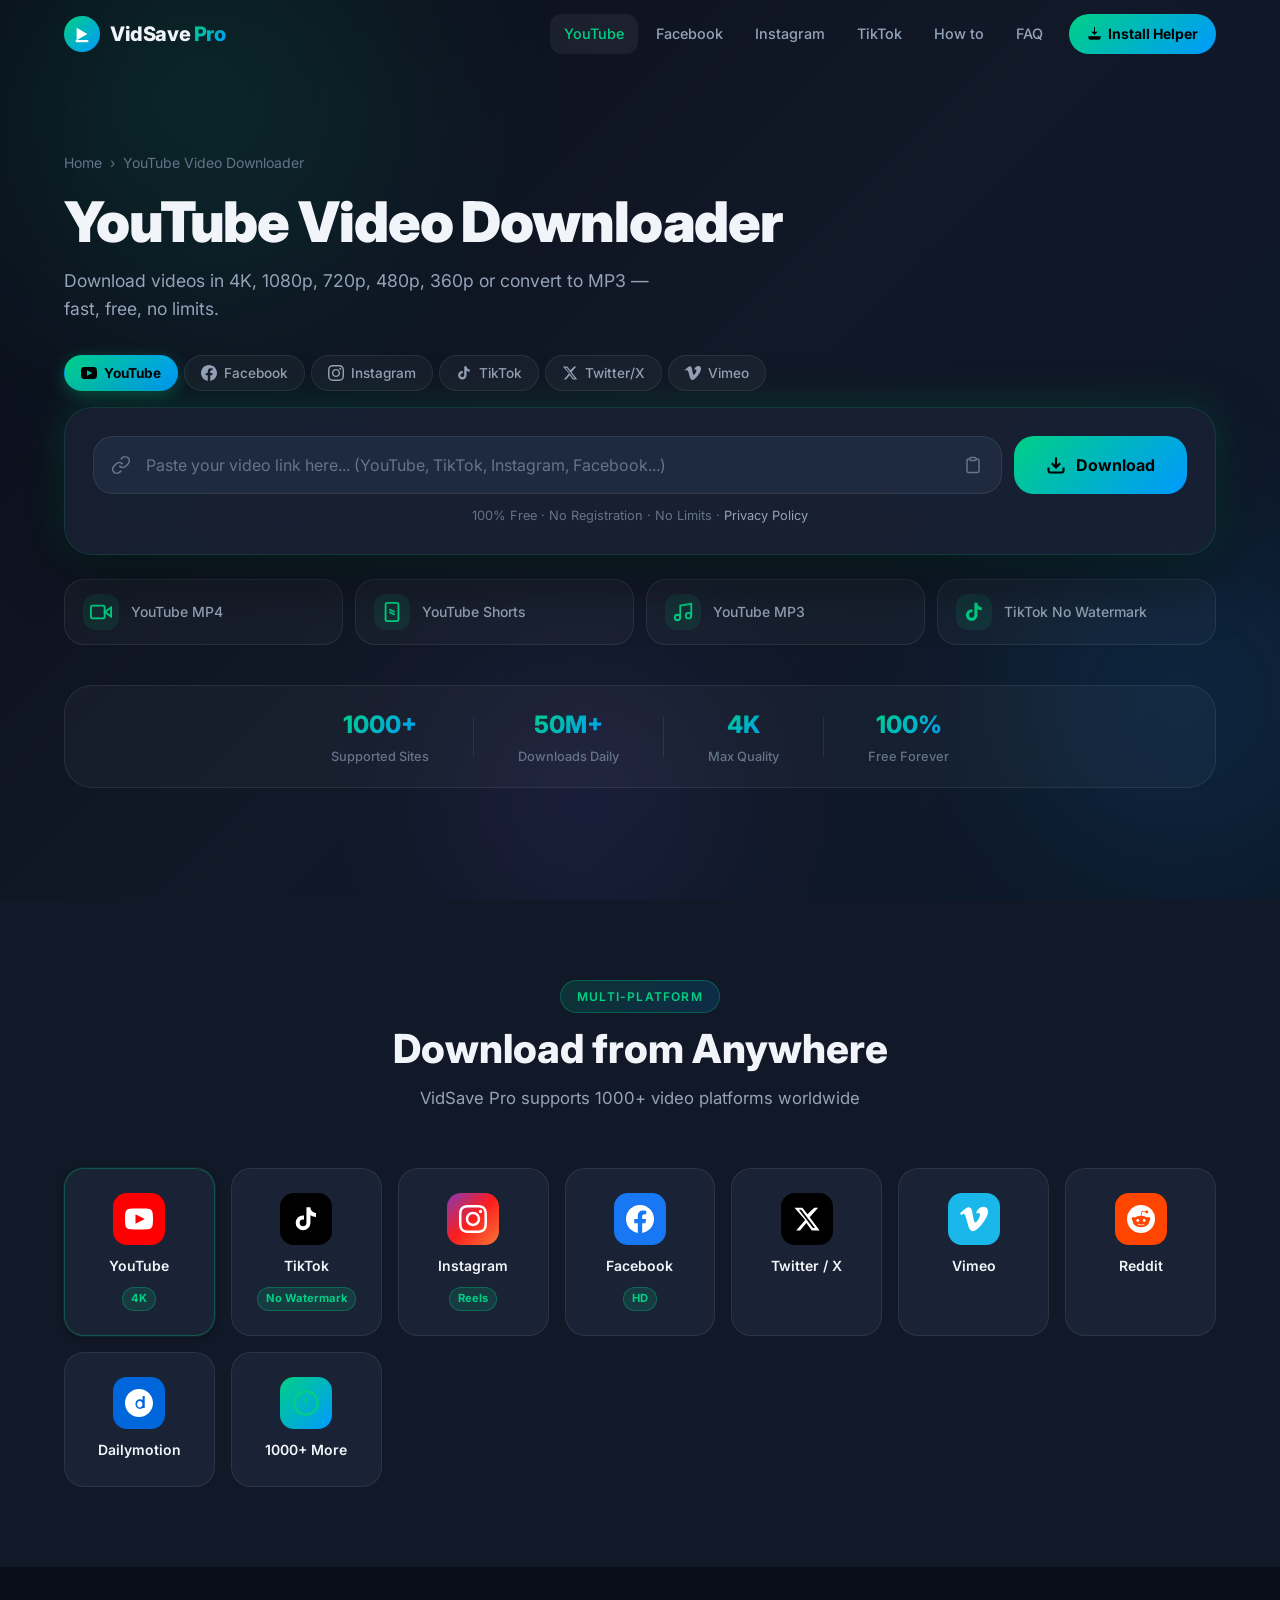
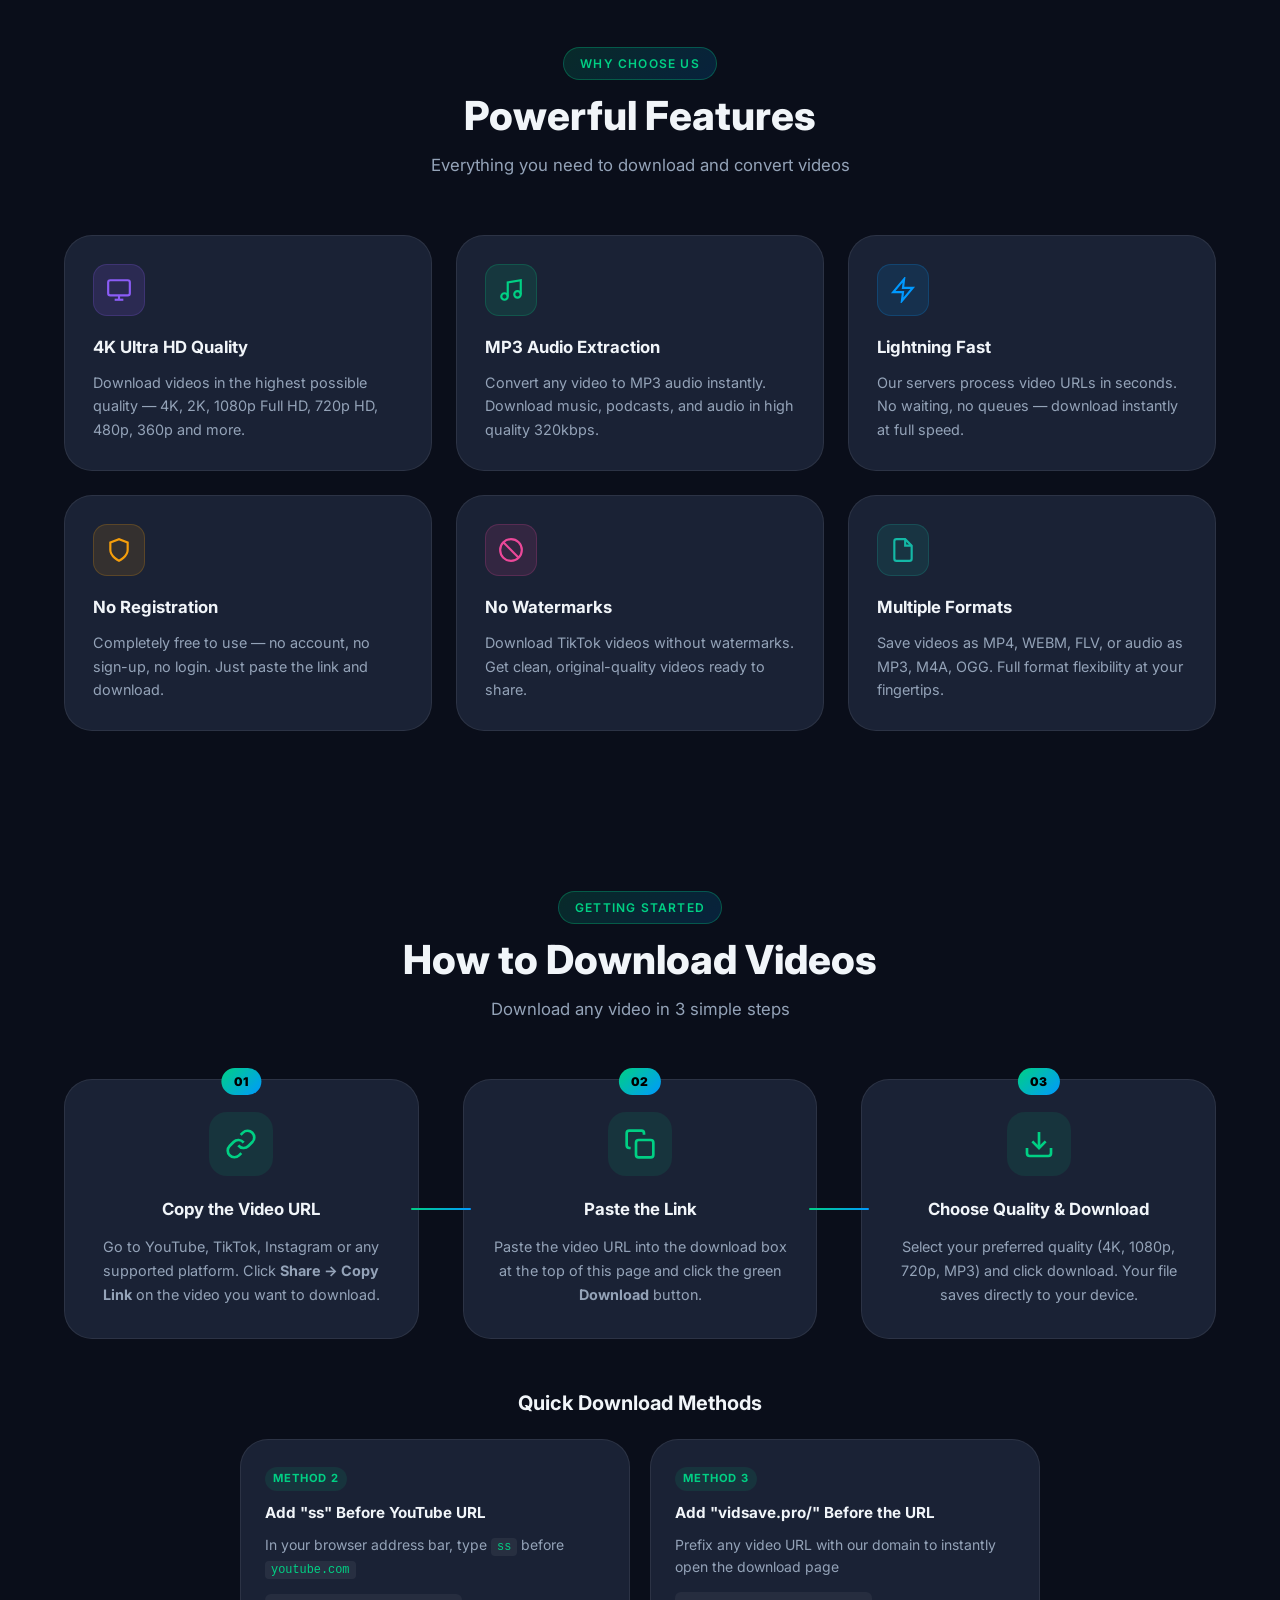
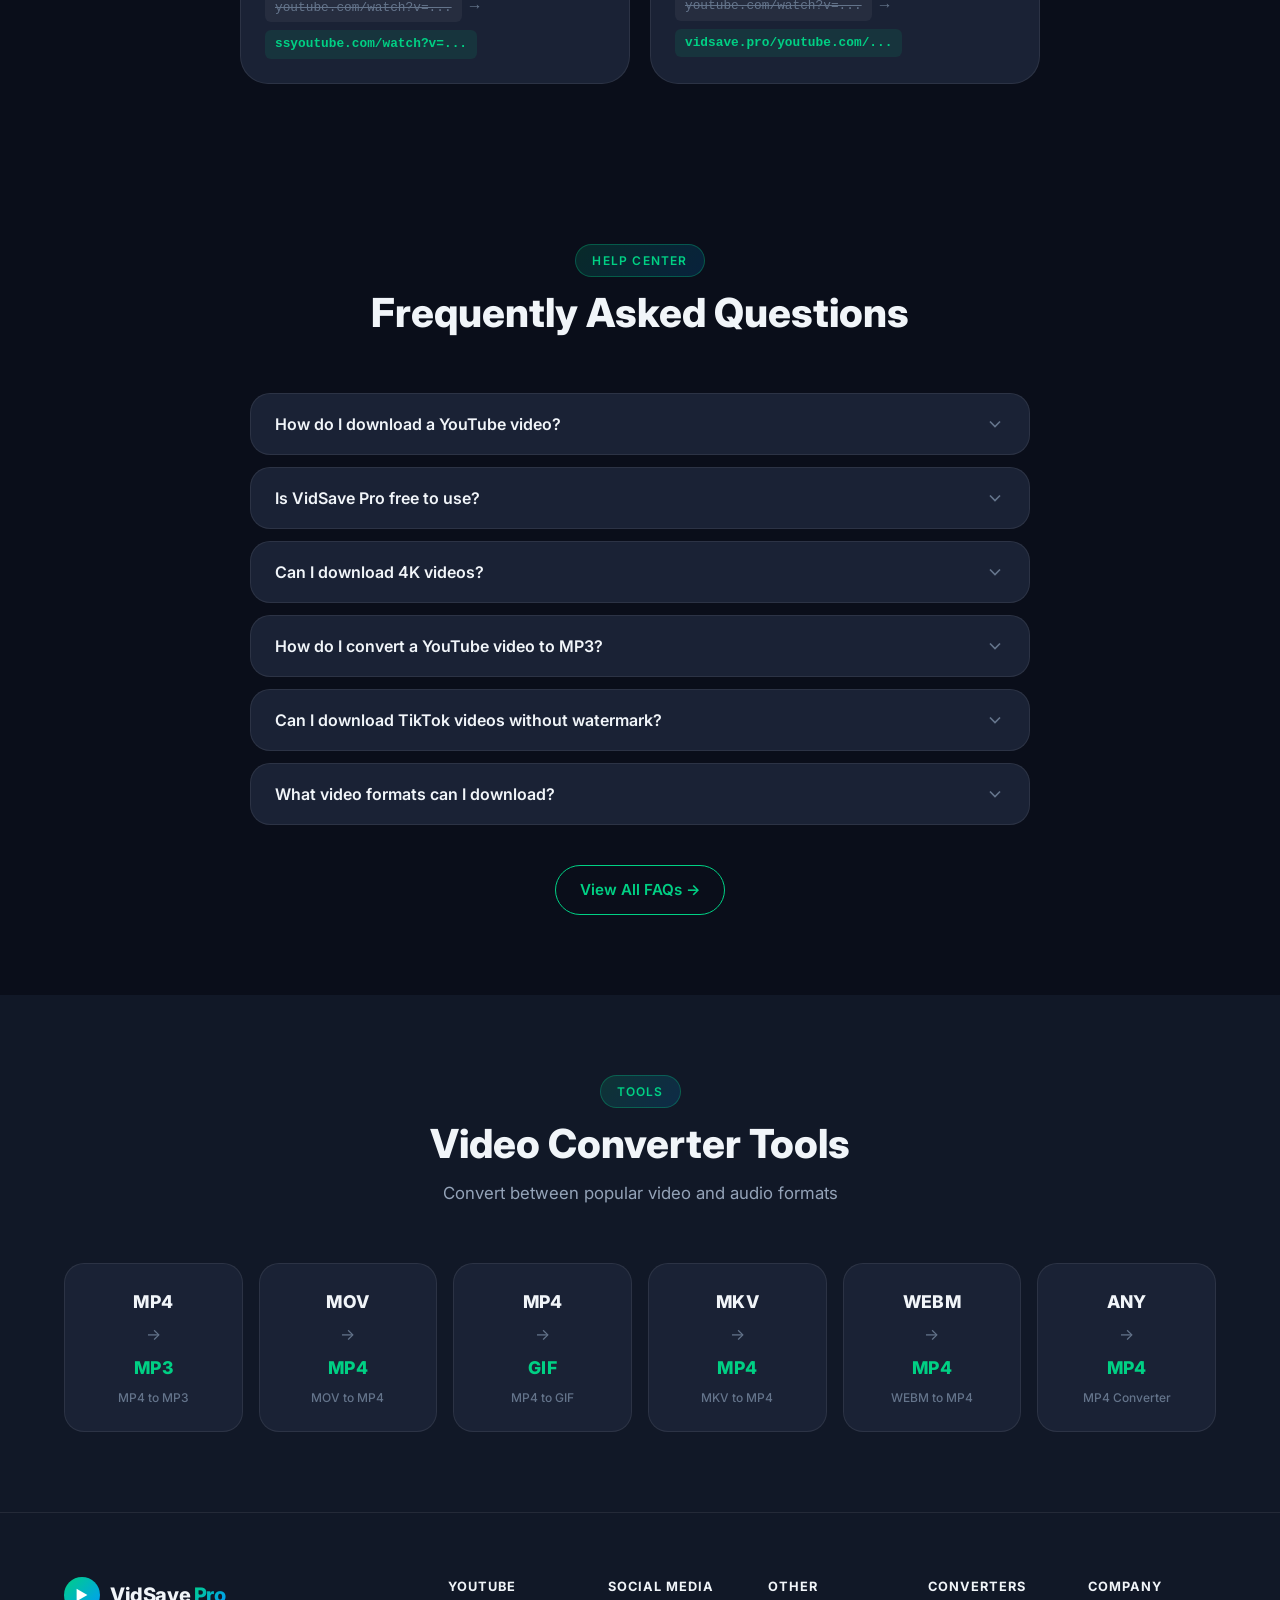
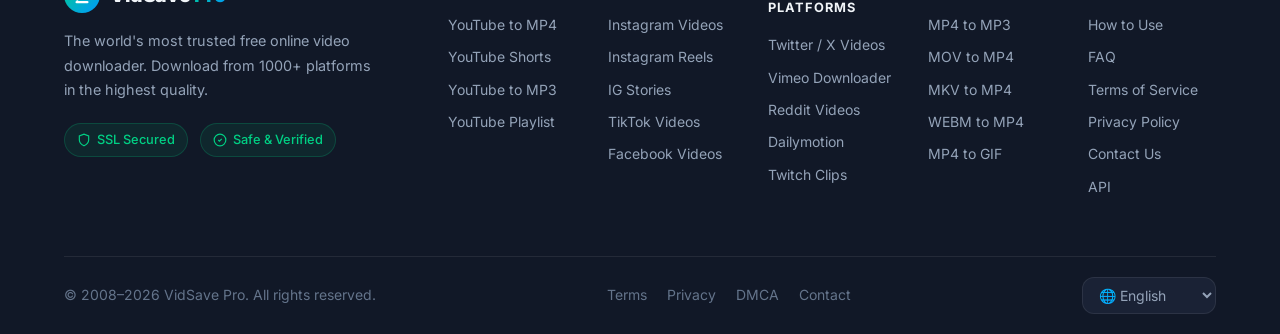
<file: index.html>
<!DOCTYPE html>
<html lang="en">
<head>
  <meta charset="UTF-8">
  <meta name="viewport" content="width=device-width, initial-scale=1.0">
  
  <!-- Primary SEO Meta Tags -->
  <title>VidSave Pro - Free Online Video Downloader | YouTube, TikTok, Facebook, Instagram</title>
  <meta name="description" content="Download videos from YouTube, TikTok, Instagram, Facebook, and 1000+ other platforms in 1080p Full HD, 4K, or convert to MP3 for free. Fast, safe, no sign-up.">
  <meta name="keywords" content="video downloader, download video, free video downloader, download youtube videos, youtube to mp3, youtube shorts download, tiktok downloader without watermark, instagram reels downloader, facebook video downloader, mp4 downloader, mp3 downloader">
  <meta name="robots" content="index, follow">
  <link rel="canonical" href="https://vidsave.pro/">
  
  <!-- Open Graph / Facebook -->
  <meta property="og:type" content="website">
  <meta property="og:url" content="https://vidsave.pro/">
  <meta property="og:title" content="VidSave Pro - Free Online Video Downloader">
  <meta property="og:description" content="Download videos from YouTube, TikTok, Instagram, Facebook, and 1000+ other platforms in 1080p Full HD, 4K, or convert to MP3 for free.">
  <meta property="og:image" content="https://vidsave.pro/assets/favicon.svg">
  <meta property="og:site_name" content="VidSave Pro">

  <!-- Twitter -->
  <meta property="twitter:card" content="summary_large_image">
  <meta property="twitter:url" content="https://vidsave.pro/">
  <meta property="twitter:title" content="VidSave Pro - Free Online Video Downloader">
  <meta property="twitter:description" content="Download videos from YouTube, TikTok, Instagram, Facebook, and 1000+ other platforms in 1080p Full HD, 4K, or convert to MP3 for free.">
  <meta property="twitter:image" content="https://vidsave.pro/assets/favicon.svg">

  <link rel="icon" type="image/svg+xml" href="assets/favicon.svg">
  <link rel="preconnect" href="https://fonts.googleapis.com">
  <link rel="preconnect" href="https://fonts.gstatic.com" crossorigin>
  <link href="https://fonts.googleapis.com/css2?family=Inter:wght@300;400;500;600;700;800;900&display=swap" rel="stylesheet">
  <link rel="stylesheet" href="css/style.css">
  <link rel="stylesheet" href="css/home.css">

  <!-- JSON-LD Structured Data for WebApplication -->
  <script type="application/ld+json">
  {
    "@context": "https://schema.org",
    "@type": "WebApplication",
    "name": "VidSave Pro",
    "url": "https://vidsave.pro/",
    "image": "https://vidsave.pro/assets/favicon.svg",
    "description": "Download videos from YouTube, TikTok, Instagram, Facebook, and convert to MP3 for free. Safe, fast, and no registration required.",
    "applicationCategory": "MultimediaApplication",
    "operatingSystem": "All",
    "browserRequirements": "Requires HTML5 compatible browser",
    "offers": {
      "@type": "Offer",
      "price": "0.00",
      "priceCurrency": "USD"
    }
  }
  </script>
</head>
<body>
  <!-- Header -->
  <header class="header" id="header">
    <div class="container header-inner">
      <a href="index.html" class="logo" id="logo-link">
        <svg class="logo-icon" viewBox="0 0 40 40" fill="none" xmlns="http://www.w3.org/2000/svg">
          <circle cx="20" cy="20" r="20" fill="url(#logoGrad)"/>
          <path d="M14 13L26 20L14 27V13Z" fill="white"/>
          <path d="M26 28H14" stroke="white" stroke-width="2.5" stroke-linecap="round"/>
          <defs>
            <linearGradient id="logoGrad" x1="0" y1="0" x2="40" y2="40" gradientUnits="userSpaceOnUse">
              <stop stop-color="#00D084"/>
              <stop offset="1" stop-color="#0099FF"/>
            </linearGradient>
          </defs>
        </svg>
        <span class="logo-text">VidSave <span class="logo-pro">Pro</span></span>
      </a>
      <nav class="nav" id="main-nav">
        <a href="index.html" class="nav-link active" id="nav-youtube">YouTube</a>
        <a href="facebook.html" class="nav-link" id="nav-facebook">Facebook</a>
        <a href="instagram.html" class="nav-link" id="nav-instagram">Instagram</a>
        <a href="tiktok.html" class="nav-link" id="nav-tiktok">TikTok</a>
        <a href="howto.html" class="nav-link" id="nav-howto">How to</a>
        <a href="faq.html" class="nav-link" id="nav-faq">FAQ</a>
        <a href="#" class="nav-btn" id="nav-install">
          <svg width="16" height="16" viewBox="0 0 16 16" fill="currentColor"><path d="M8 1v8M5 6l3 3 3-3M2 11v2a1 1 0 001 1h10a1 1 0 001-1v-2"/></svg>
          Install Helper
        </a>
      </nav>
      <button class="hamburger" id="hamburger" aria-label="Menu">
        <span></span><span></span><span></span>
      </button>
    </div>
  </header>

  <!-- Mobile Menu -->
  <div class="mobile-menu" id="mobile-menu">
    <a href="index.html" class="mobile-link">YouTube</a>
    <a href="facebook.html" class="mobile-link">Facebook</a>
    <a href="instagram.html" class="mobile-link">Instagram</a>
    <a href="tiktok.html" class="mobile-link">TikTok</a>
    <a href="howto.html" class="mobile-link">How to Use</a>
    <a href="faq.html" class="mobile-link">FAQ</a>
  </div>

  <main>
    <!-- Hero Section -->
    <section class="hero" id="hero">
      <div class="hero-bg-animated">
        <div class="blob blob-1"></div>
        <div class="blob blob-2"></div>
        <div class="blob blob-3"></div>
      </div>
      <div class="container">
        <nav class="breadcrumb" aria-label="Breadcrumb">
          <a href="index.html">Home</a>
          <span>›</span>
          <span>YouTube Video Downloader</span>
        </nav>
        <h1 class="hero-title">YouTube Video Downloader</h1>
        <p class="hero-sub">Download videos in 4K, 1080p, 720p, 480p, 360p or convert to MP3 — fast, free, no limits.</p>

        <!-- Platform Tabs -->
        <div class="platform-tabs" id="platform-tabs">
          <button class="ptab active" data-platform="youtube" id="ptab-youtube">
            <svg class="ptab-icon" viewBox="0 0 24 24" fill="currentColor"><path d="M19.615 3.184c-3.604-.246-11.631-.245-15.23 0-3.897.266-4.356 2.62-4.385 8.816.029 6.185.484 8.549 4.385 8.816 3.6.245 11.626.246 15.23 0 3.897-.266 4.356-2.62 4.385-8.816-.029-6.185-.484-8.549-4.385-8.816zm-10.615 12.816v-8l8 3.993-8 4.007z"/></svg>
            YouTube
          </button>
          <button class="ptab" data-platform="facebook" id="ptab-facebook">
            <svg class="ptab-icon" viewBox="0 0 24 24" fill="currentColor"><path d="M24 12.073c0-6.627-5.373-12-12-12s-12 5.373-12 12c0 5.99 4.388 10.954 10.125 11.854v-8.385H7.078v-3.47h3.047V9.43c0-3.007 1.792-4.669 4.533-4.669 1.312 0 2.686.235 2.686.235v2.953H15.83c-1.491 0-1.956.925-1.956 1.874v2.25h3.328l-.532 3.47h-2.796v8.385C19.612 23.027 24 18.062 24 12.073z"/></svg>
            Facebook
          </button>
          <button class="ptab" data-platform="instagram" id="ptab-instagram">
            <svg class="ptab-icon" viewBox="0 0 24 24" fill="currentColor"><path d="M12 2.163c3.204 0 3.584.012 4.85.07 3.252.148 4.771 1.691 4.919 4.919.058 1.265.069 1.645.069 4.849 0 3.205-.012 3.584-.069 4.849-.149 3.225-1.664 4.771-4.919 4.919-1.266.058-1.644.07-4.85.07-3.204 0-3.584-.012-4.849-.07-3.26-.149-4.771-1.699-4.919-4.92-.058-1.265-.07-1.644-.07-4.849 0-3.204.013-3.583.07-4.849.149-3.227 1.664-4.771 4.919-4.919 1.266-.057 1.645-.069 4.849-.069zm0-2.163c-3.259 0-3.667.014-4.947.072-4.358.2-6.78 2.618-6.98 6.98-.059 1.281-.073 1.689-.073 4.948 0 3.259.014 3.668.072 4.948.2 4.358 2.618 6.78 6.98 6.98 1.281.058 1.689.072 4.948.072 3.259 0 3.668-.014 4.948-.072 4.354-.2 6.782-2.618 6.979-6.98.059-1.28.073-1.689.073-4.948 0-3.259-.014-3.667-.072-4.947-.196-4.354-2.617-6.78-6.979-6.98-1.281-.059-1.69-.073-4.949-.073zm0 5.838c-3.403 0-6.162 2.759-6.162 6.162s2.759 6.163 6.162 6.163 6.162-2.759 6.162-6.163c0-3.403-2.759-6.162-6.162-6.162zm0 10.162c-2.209 0-4-1.79-4-4 0-2.209 1.791-4 4-4s4 1.791 4 4c0 2.21-1.791 4-4 4zm6.406-11.845c-.796 0-1.441.645-1.441 1.44s.645 1.44 1.441 1.44c.795 0 1.439-.645 1.439-1.44s-.644-1.44-1.439-1.44z"/></svg>
            Instagram
          </button>
          <button class="ptab" data-platform="tiktok" id="ptab-tiktok">
            <svg class="ptab-icon" viewBox="0 0 24 24" fill="currentColor"><path d="M19.59 6.69a4.83 4.83 0 01-3.77-4.25V2h-3.45v13.67a2.89 2.89 0 01-2.88 2.5 2.89 2.89 0 01-2.89-2.89 2.89 2.89 0 012.89-2.89c.28 0 .54.04.79.1V9.01a6.33 6.33 0 00-.79-.05 6.34 6.34 0 00-6.34 6.34 6.34 6.34 0 006.34 6.34 6.34 6.34 0 006.33-6.34V8.69a8.18 8.18 0 004.78 1.53V6.77a4.85 4.85 0 01-1.01-.08z"/></svg>
            TikTok
          </button>
          <button class="ptab" data-platform="twitter" id="ptab-twitter">
            <svg class="ptab-icon" viewBox="0 0 24 24" fill="currentColor"><path d="M18.244 2.25h3.308l-7.227 8.26 8.502 11.24H16.17l-4.714-6.231-5.401 6.231H2.748l7.73-8.835L1.254 2.25H8.08l4.259 5.63L18.244 2.25zm-1.161 17.52h1.833L7.084 4.126H5.117L17.083 19.77z"/></svg>
            Twitter/X
          </button>
          <button class="ptab" data-platform="vimeo" id="ptab-vimeo">
            <svg class="ptab-icon" viewBox="0 0 24 24" fill="currentColor"><path d="M23.977 6.416c-.105 2.338-1.739 5.543-4.894 9.609-3.268 4.247-6.026 6.37-8.29 6.37-1.409 0-2.578-1.294-3.553-3.881L5.322 11.4C4.603 8.816 3.834 7.522 3.01 7.522c-.179 0-.806.378-1.881 1.132L0 7.197c1.185-1.044 2.351-2.084 3.501-3.128C5.08 2.701 6.266 1.984 7.055 1.91c1.867-.18 3.016 1.1 3.447 3.838.465 2.953.789 4.789.971 5.507.539 2.45 1.131 3.674 1.776 3.674.502 0 1.256-.796 2.265-2.385 1.004-1.589 1.54-2.797 1.612-3.628.144-1.371-.395-2.061-1.614-2.061-.574 0-1.167.121-1.777.391 1.186-3.868 3.434-5.757 6.762-5.637 2.473.06 3.628 1.664 3.48 4.797z"/></svg>
            Vimeo
          </button>
        </div>

        <!-- Download Form -->
        <div class="download-box glass" id="download-box">
          <form class="download-form" id="download-form" onsubmit="handleDownload(event)">
            <div class="input-wrap" id="input-wrap">
              <span class="input-icon">
                <svg width="20" height="20" viewBox="0 0 24 24" fill="none" stroke="currentColor" stroke-width="2"><path d="M10 13a5 5 0 007.54.54l3-3a5 5 0 00-7.07-7.07l-1.72 1.71"/><path d="M14 11a5 5 0 00-7.54-.54l-3 3a5 5 0 007.07 7.07l1.71-1.71"/></svg>
              </span>
              <input
                type="url"
                id="video-url-input"
                name="url"
                class="url-input"
                placeholder="Paste your video link here... (YouTube, TikTok, Instagram, Facebook...)"
                autocomplete="off"
                spellcheck="false"
              >
              <button type="button" class="paste-btn" id="paste-btn" onclick="pasteFromClipboard()" title="Paste from clipboard">
                <svg width="18" height="18" viewBox="0 0 24 24" fill="none" stroke="currentColor" stroke-width="2"><path d="M16 4h2a2 2 0 012 2v14a2 2 0 01-2 2H6a2 2 0 01-2-2V6a2 2 0 012-2h2"/><rect x="8" y="2" width="8" height="4" rx="1" ry="1"/></svg>
              </button>
            </div>
            <button type="submit" class="download-btn" id="download-submit-btn">
              <svg width="20" height="20" viewBox="0 0 24 24" fill="none" stroke="currentColor" stroke-width="2.5"><path d="M21 15v4a2 2 0 01-2 2H5a2 2 0 01-2-2v-4"/><polyline points="7 10 12 15 17 10"/><line x1="12" y1="15" x2="12" y2="3"/></svg>
              Download
            </button>
          </form>
          <p class="form-note">100% Free · No Registration · No Limits · <a href="privacy.html">Privacy Policy</a></p>
        </div>

        <!-- Results Area -->
        <div class="results-area" id="results-area" style="display:none">
          <div class="video-info glass" id="video-info"></div>
          <div class="quality-options" id="quality-options"></div>
        </div>

        <!-- Loading -->
        <div class="loading-area" id="loading-area" style="display:none">
          <div class="spinner"></div>
          <p>Fetching video info...</p>
        </div>

        <!-- Quick Links -->
        <div class="quick-links" id="quick-links">
          <a href="#" class="quick-link" id="ql-mp4" onclick="setQuickFilter('mp4')">
            <div class="ql-icon">
              <svg width="22" height="22" viewBox="0 0 24 24" fill="none" stroke="currentColor" stroke-width="2"><polygon points="23 7 16 12 23 17 23 7"/><rect x="1" y="5" width="15" height="14" rx="2" ry="2"/></svg>
            </div>
            <span>YouTube MP4</span>
          </a>
          <a href="#" class="quick-link" id="ql-shorts" onclick="setQuickFilter('shorts')">
            <div class="ql-icon">
              <svg width="22" height="22" viewBox="0 0 24 24" fill="none" stroke="currentColor" stroke-width="2"><rect x="5" y="2" width="14" height="20" rx="2"/><line x1="9" y1="9" x2="15" y2="12"/><line x1="9" y1="12" x2="15" y2="15"/></svg>
            </div>
            <span>YouTube Shorts</span>
          </a>
          <a href="#" class="quick-link" id="ql-mp3" onclick="setQuickFilter('mp3')">
            <div class="ql-icon">
              <svg width="22" height="22" viewBox="0 0 24 24" fill="none" stroke="currentColor" stroke-width="2"><path d="M9 18V5l12-2v13"/><circle cx="6" cy="18" r="3"/><circle cx="18" cy="16" r="3"/></svg>
            </div>
            <span>YouTube MP3</span>
          </a>
          <a href="tiktok.html" class="quick-link" id="ql-tiktok">
            <div class="ql-icon">
              <svg width="22" height="22" viewBox="0 0 24 24" fill="currentColor"><path d="M19.59 6.69a4.83 4.83 0 01-3.77-4.25V2h-3.45v13.67a2.89 2.89 0 01-2.88 2.5 2.89 2.89 0 01-2.89-2.89 2.89 2.89 0 012.89-2.89c.28 0 .54.04.79.1V9.01a6.33 6.33 0 00-.79-.05 6.34 6.34 0 00-6.34 6.34 6.34 6.34 0 006.34 6.34 6.34 6.34 0 006.33-6.34V8.69a8.18 8.18 0 004.78 1.53V6.77a4.85 4.85 0 01-1.01-.08z"/></svg>
            </div>
            <span>TikTok No Watermark</span>
          </a>
        </div>

        <!-- Stats Bar -->
        <div class="stats-bar" id="stats-bar">
          <div class="stat-item">
            <span class="stat-number">1000+</span>
            <span class="stat-label">Supported Sites</span>
          </div>
          <div class="stat-divider"></div>
          <div class="stat-item">
            <span class="stat-number">50M+</span>
            <span class="stat-label">Downloads Daily</span>
          </div>
          <div class="stat-divider"></div>
          <div class="stat-item">
            <span class="stat-number">4K</span>
            <span class="stat-label">Max Quality</span>
          </div>
          <div class="stat-divider"></div>
          <div class="stat-item">
            <span class="stat-number">100%</span>
            <span class="stat-label">Free Forever</span>
          </div>
        </div>
      </div>
    </section>

    <!-- Supported Platforms -->
    <section class="platforms-section section" id="supported-platforms">
      <div class="container">
        <div class="section-header">
          <span class="section-badge">Multi-Platform</span>
          <h2 class="section-title">Download from Anywhere</h2>
          <p class="section-sub">VidSave Pro supports 1000+ video platforms worldwide</p>
        </div>
        <div class="platforms-grid" id="platforms-grid">
          <a href="index.html" class="platform-card featured" id="pc-youtube">
            <div class="pc-logo pc-youtube">
              <svg viewBox="0 0 24 24" fill="currentColor"><path d="M19.615 3.184c-3.604-.246-11.631-.245-15.23 0-3.897.266-4.356 2.62-4.385 8.816.029 6.185.484 8.549 4.385 8.816 3.6.245 11.626.246 15.23 0 3.897-.266 4.356-2.62 4.385-8.816-.029-6.185-.484-8.549-4.385-8.816zm-10.615 12.816v-8l8 3.993-8 4.007z"/></svg>
            </div>
            <span class="pc-name">YouTube</span>
            <span class="pc-badge">4K</span>
          </a>
          <a href="tiktok.html" class="platform-card" id="pc-tiktok">
            <div class="pc-logo pc-tiktok">
              <svg viewBox="0 0 24 24" fill="currentColor"><path d="M19.59 6.69a4.83 4.83 0 01-3.77-4.25V2h-3.45v13.67a2.89 2.89 0 01-2.88 2.5 2.89 2.89 0 01-2.89-2.89 2.89 2.89 0 012.89-2.89c.28 0 .54.04.79.1V9.01a6.33 6.33 0 00-.79-.05 6.34 6.34 0 00-6.34 6.34 6.34 6.34 0 006.34 6.34 6.34 6.34 0 006.33-6.34V8.69a8.18 8.18 0 004.78 1.53V6.77a4.85 4.85 0 01-1.01-.08z"/></svg>
            </div>
            <span class="pc-name">TikTok</span>
            <span class="pc-badge">No Watermark</span>
          </a>
          <a href="instagram.html" class="platform-card" id="pc-instagram">
            <div class="pc-logo pc-instagram">
              <svg viewBox="0 0 24 24" fill="currentColor"><path d="M12 2.163c3.204 0 3.584.012 4.85.07 3.252.148 4.771 1.691 4.919 4.919.058 1.265.069 1.645.069 4.849 0 3.205-.012 3.584-.069 4.849-.149 3.225-1.664 4.771-4.919 4.919-1.266.058-1.644.07-4.85.07-3.204 0-3.584-.012-4.849-.07-3.26-.149-4.771-1.699-4.919-4.92-.058-1.265-.07-1.644-.07-4.849 0-3.204.013-3.583.07-4.849.149-3.227 1.664-4.771 4.919-4.919 1.266-.057 1.645-.069 4.849-.069zm0-2.163c-3.259 0-3.667.014-4.947.072-4.358.2-6.78 2.618-6.98 6.98-.059 1.281-.073 1.689-.073 4.948 0 3.259.014 3.668.072 4.948.2 4.358 2.618 6.78 6.98 6.98 1.281.058 1.689.072 4.948.072 3.259 0 3.668-.014 4.948-.072 4.354-.2 6.782-2.618 6.979-6.98.059-1.28.073-1.689.073-4.948 0-3.259-.014-3.667-.072-4.947-.196-4.354-2.617-6.78-6.979-6.98-1.281-.059-1.69-.073-4.949-.073zm0 5.838c-3.403 0-6.162 2.759-6.162 6.162s2.759 6.163 6.162 6.163 6.162-2.759 6.162-6.163c0-3.403-2.759-6.162-6.162-6.162zm0 10.162c-2.209 0-4-1.79-4-4 0-2.209 1.791-4 4-4s4 1.791 4 4c0 2.21-1.791 4-4 4zm6.406-11.845c-.796 0-1.441.645-1.441 1.44s.645 1.44 1.441 1.44c.795 0 1.439-.645 1.439-1.44s-.644-1.44-1.439-1.44z"/></svg>
            </div>
            <span class="pc-name">Instagram</span>
            <span class="pc-badge">Reels</span>
          </a>
          <a href="facebook.html" class="platform-card" id="pc-facebook">
            <div class="pc-logo pc-facebook">
              <svg viewBox="0 0 24 24" fill="currentColor"><path d="M24 12.073c0-6.627-5.373-12-12-12s-12 5.373-12 12c0 5.99 4.388 10.954 10.125 11.854v-8.385H7.078v-3.47h3.047V9.43c0-3.007 1.792-4.669 4.533-4.669 1.312 0 2.686.235 2.686.235v2.953H15.83c-1.491 0-1.956.925-1.956 1.874v2.25h3.328l-.532 3.47h-2.796v8.385C19.612 23.027 24 18.062 24 12.073z"/></svg>
            </div>
            <span class="pc-name">Facebook</span>
            <span class="pc-badge">HD</span>
          </a>
          <a href="#" class="platform-card" id="pc-twitter">
            <div class="pc-logo pc-twitter">
              <svg viewBox="0 0 24 24" fill="currentColor"><path d="M18.244 2.25h3.308l-7.227 8.26 8.502 11.24H16.17l-4.714-6.231-5.401 6.231H2.748l7.73-8.835L1.254 2.25H8.08l4.259 5.63L18.244 2.25zm-1.161 17.52h1.833L7.084 4.126H5.117L17.083 19.77z"/></svg>
            </div>
            <span class="pc-name">Twitter / X</span>
          </a>
          <a href="#" class="platform-card" id="pc-vimeo">
            <div class="pc-logo pc-vimeo">
              <svg viewBox="0 0 24 24" fill="currentColor"><path d="M23.977 6.416c-.105 2.338-1.739 5.543-4.894 9.609-3.268 4.247-6.026 6.37-8.29 6.37-1.409 0-2.578-1.294-3.553-3.881L5.322 11.4C4.603 8.816 3.834 7.522 3.01 7.522c-.179 0-.806.378-1.881 1.132L0 7.197c1.185-1.044 2.351-2.084 3.501-3.128C5.08 2.701 6.266 1.984 7.055 1.91c1.867-.18 3.016 1.1 3.447 3.838.465 2.953.789 4.789.971 5.507.539 2.45 1.131 3.674 1.776 3.674.502 0 1.256-.796 2.265-2.385 1.004-1.589 1.54-2.797 1.612-3.628.144-1.371-.395-2.061-1.614-2.061-.574 0-1.167.121-1.777.391 1.186-3.868 3.434-5.757 6.762-5.637 2.473.06 3.628 1.664 3.48 4.797z"/></svg>
            </div>
            <span class="pc-name">Vimeo</span>
          </a>
          <a href="#" class="platform-card" id="pc-reddit">
            <div class="pc-logo pc-reddit">
              <svg viewBox="0 0 24 24" fill="currentColor"><path d="M12 0A12 12 0 0 0 0 12a12 12 0 0 0 12 12 12 12 0 0 0 12-12A12 12 0 0 0 12 0zm5.01 4.744c.688 0 1.25.561 1.25 1.249a1.25 1.25 0 0 1-2.498.056l-2.597-.547-.8 3.747c1.824.07 3.48.632 4.674 1.488.308-.309.73-.491 1.207-.491.968 0 1.754.786 1.754 1.754 0 .716-.435 1.333-1.01 1.614a3.111 3.111 0 0 1 .042.52c0 2.694-3.13 4.87-7.004 4.87-3.874 0-7.004-2.176-7.004-4.87 0-.183.015-.366.043-.534A1.748 1.748 0 0 1 4.028 12c0-.968.786-1.754 1.754-1.754.463 0 .898.196 1.207.49 1.207-.883 2.878-1.43 4.744-1.487l.885-4.182a.342.342 0 0 1 .14-.197.35.35 0 0 1 .238-.042l2.906.617a1.214 1.214 0 0 1 1.108-.701zM9.25 12C8.561 12 8 12.562 8 13.25c0 .687.561 1.248 1.25 1.248.687 0 1.248-.561 1.248-1.249 0-.688-.561-1.249-1.249-1.249zm5.5 0c-.687 0-1.248.561-1.248 1.25 0 .687.561 1.248 1.249 1.248.688 0 1.249-.561 1.249-1.249 0-.687-.562-1.249-1.25-1.249zm-5.466 3.99a.327.327 0 0 0-.231.094.33.33 0 0 0 0 .463c.842.842 2.484.913 2.961.913.477 0 2.105-.056 2.961-.913a.361.361 0 0 0 .029-.463.33.33 0 0 0-.464 0c-.547.533-1.684.73-2.512.73-.828 0-1.979-.196-2.512-.73a.326.326 0 0 0-.232-.095z"/></svg>
            </div>
            <span class="pc-name">Reddit</span>
          </a>
          <a href="#" class="platform-card" id="pc-dailymotion">
            <div class="pc-logo pc-dailymotion">
              <svg viewBox="0 0 24 24" fill="currentColor"><path d="M12.013 0C5.396 0 0 5.396 0 12.013 0 18.625 5.396 24 12.013 24c6.616 0 11.987-5.375 11.987-11.987C24 5.396 18.629 0 12.013 0zm3.292 16.392c-.67.462-1.45.693-2.3.693-1.217 0-2.191-.381-2.921-1.143-.73-.762-1.096-1.77-1.096-3.025 0-1.274.37-2.292 1.108-3.053.738-.762 1.717-1.143 2.938-1.143.804 0 1.505.185 2.101.556v-3.33h1.767v10.29h-1.597v-.845zm-1.003-1.333c.432-.5.648-1.163.648-1.993 0-.814-.22-1.468-.66-1.961a2.176 2.176 0 0 0-1.697-.742c-.674 0-1.218.245-1.634.735-.416.49-.624 1.143-.624 1.958 0 .839.208 1.51.624 2.011.416.502.964.752 1.645.752.674 0 1.264-.253 1.698-.76z"/></svg>
            </div>
            <span class="pc-name">Dailymotion</span>
          </a>
          <a href="#" class="platform-card more-card" id="pc-more">
            <div class="pc-logo pc-more">
              <svg viewBox="0 0 24 24" fill="none" stroke="currentColor" stroke-width="2"><circle cx="12" cy="12" r="10"/><path d="M12 8v4M12 16h.01"/></svg>
            </div>
            <span class="pc-name">1000+ More</span>
          </a>
        </div>
      </div>
    </section>

    <!-- Features Section -->
    <section class="features-section section" id="features">
      <div class="container">
        <div class="section-header">
          <span class="section-badge">Why Choose Us</span>
          <h2 class="section-title">Powerful Features</h2>
          <p class="section-sub">Everything you need to download and convert videos</p>
        </div>
        <div class="features-grid" id="features-grid">
          <div class="feature-card" id="feat-4k">
            <div class="feat-icon feat-purple">
              <svg viewBox="0 0 24 24" fill="none" stroke="currentColor" stroke-width="2"><rect x="2" y="3" width="20" height="14" rx="2"/><line x1="8" y1="21" x2="16" y2="21"/><line x1="12" y1="17" x2="12" y2="21"/></svg>
            </div>
            <h3>4K Ultra HD Quality</h3>
            <p>Download videos in the highest possible quality — 4K, 2K, 1080p Full HD, 720p HD, 480p, 360p and more.</p>
          </div>
          <div class="feature-card" id="feat-mp3">
            <div class="feat-icon feat-green">
              <svg viewBox="0 0 24 24" fill="none" stroke="currentColor" stroke-width="2"><path d="M9 18V5l12-2v13"/><circle cx="6" cy="18" r="3"/><circle cx="18" cy="16" r="3"/></svg>
            </div>
            <h3>MP3 Audio Extraction</h3>
            <p>Convert any video to MP3 audio instantly. Download music, podcasts, and audio in high quality 320kbps.</p>
          </div>
          <div class="feature-card" id="feat-fast">
            <div class="feat-icon feat-blue">
              <svg viewBox="0 0 24 24" fill="none" stroke="currentColor" stroke-width="2"><path d="M13 2L3 14h9l-1 8 10-12h-9l1-8z"/></svg>
            </div>
            <h3>Lightning Fast</h3>
            <p>Our servers process video URLs in seconds. No waiting, no queues — download instantly at full speed.</p>
          </div>
          <div class="feature-card" id="feat-noregister">
            <div class="feat-icon feat-orange">
              <svg viewBox="0 0 24 24" fill="none" stroke="currentColor" stroke-width="2"><path d="M12 22s8-4 8-10V5l-8-3-8 3v7c0 6 8 10 8 10z"/></svg>
            </div>
            <h3>No Registration</h3>
            <p>Completely free to use — no account, no sign-up, no login. Just paste the link and download.</p>
          </div>
          <div class="feature-card" id="feat-watermark">
            <div class="feat-icon feat-pink">
              <svg viewBox="0 0 24 24" fill="none" stroke="currentColor" stroke-width="2"><circle cx="12" cy="12" r="10"/><line x1="4.93" y1="4.93" x2="19.07" y2="19.07"/></svg>
            </div>
            <h3>No Watermarks</h3>
            <p>Download TikTok videos without watermarks. Get clean, original-quality videos ready to share.</p>
          </div>
          <div class="feature-card" id="feat-formats">
            <div class="feat-icon feat-teal">
              <svg viewBox="0 0 24 24" fill="none" stroke="currentColor" stroke-width="2"><path d="M14 2H6a2 2 0 00-2 2v16a2 2 0 002 2h12a2 2 0 002-2V8z"/><polyline points="14 2 14 8 20 8"/></svg>
            </div>
            <h3>Multiple Formats</h3>
            <p>Save videos as MP4, WEBM, FLV, or audio as MP3, M4A, OGG. Full format flexibility at your fingertips.</p>
          </div>
        </div>
      </div>
    </section>

    <!-- How to Use -->
    <section class="howto-section section" id="how-to-use">
      <div class="container">
        <div class="section-header">
          <span class="section-badge">Getting Started</span>
          <h2 class="section-title">How to Download Videos</h2>
          <p class="section-sub">Download any video in 3 simple steps</p>
        </div>
        <div class="steps-grid" id="steps-grid">
          <div class="step-card" id="step-1">
            <div class="step-number">01</div>
            <div class="step-icon">
              <svg viewBox="0 0 24 24" fill="none" stroke="currentColor" stroke-width="2"><path d="M10 13a5 5 0 007.54.54l3-3a5 5 0 00-7.07-7.07l-1.72 1.71"/><path d="M14 11a5 5 0 00-7.54-.54l-3 3a5 5 0 007.07 7.07l1.71-1.71"/></svg>
            </div>
            <h3>Copy the Video URL</h3>
            <p>Go to YouTube, TikTok, Instagram or any supported platform. Click <strong>Share → Copy Link</strong> on the video you want to download.</p>
          </div>
          <div class="step-connector"></div>
          <div class="step-card" id="step-2">
            <div class="step-number">02</div>
            <div class="step-icon">
              <svg viewBox="0 0 24 24" fill="none" stroke="currentColor" stroke-width="2"><rect x="9" y="9" width="13" height="13" rx="2" ry="2"/><path d="M5 15H4a2 2 0 01-2-2V4a2 2 0 012-2h9a2 2 0 012 2v1"/></svg>
            </div>
            <h3>Paste the Link</h3>
            <p>Paste the video URL into the download box at the top of this page and click the green <strong>Download</strong> button.</p>
          </div>
          <div class="step-connector"></div>
          <div class="step-card" id="step-3">
            <div class="step-number">03</div>
            <div class="step-icon">
              <svg viewBox="0 0 24 24" fill="none" stroke="currentColor" stroke-width="2"><path d="M21 15v4a2 2 0 01-2 2H5a2 2 0 01-2-2v-4"/><polyline points="7 10 12 15 17 10"/><line x1="12" y1="15" x2="12" y2="3"/></svg>
            </div>
            <h3>Choose Quality & Download</h3>
            <p>Select your preferred quality (4K, 1080p, 720p, MP3) and click download. Your file saves directly to your device.</p>
          </div>
        </div>

        <!-- Alternative Method -->
        <div class="alt-methods" id="alt-methods">
          <h3 class="alt-title">Quick Download Methods</h3>
          <div class="alt-grid">
            <div class="alt-card" id="alt-ss">
              <div class="alt-badge">Method 2</div>
              <h4>Add "ss" Before YouTube URL</h4>
              <p>In your browser address bar, type <code>ss</code> before <code>youtube.com</code></p>
              <div class="code-example">
                <span class="code-before">youtube.com/watch?v=...</span>
                <span class="arrow">→</span>
                <span class="code-after">ssyoutube.com/watch?v=...</span>
              </div>
            </div>
            <div class="alt-card" id="alt-prefix">
              <div class="alt-badge">Method 3</div>
              <h4>Add "vidsave.pro/" Before the URL</h4>
              <p>Prefix any video URL with our domain to instantly open the download page</p>
              <div class="code-example">
                <span class="code-before">youtube.com/watch?v=...</span>
                <span class="arrow">→</span>
                <span class="code-after">vidsave.pro/youtube.com/...</span>
              </div>
            </div>
          </div>
        </div>
      </div>
    </section>

    <!-- FAQ Section -->
    <section class="faq-section section" id="faq-home">
      <div class="container">
        <div class="section-header">
          <span class="section-badge">Help Center</span>
          <h2 class="section-title">Frequently Asked Questions</h2>
        </div>
        <div class="faq-list" id="faq-list">
          <div class="faq-item" id="faq-1">
            <button class="faq-question" onclick="toggleFaq(this)" id="faq-btn-1">
              <span>How do I download a YouTube video?</span>
              <svg class="faq-arrow" viewBox="0 0 24 24" fill="none" stroke="currentColor" stroke-width="2"><polyline points="6 9 12 15 18 9"/></svg>
            </button>
            <div class="faq-answer">
              <p>Copy the YouTube video URL from your browser or the YouTube share button. Paste it into the download box at the top of this page and click "Download". Choose your preferred quality (4K, 1080p, 720p, etc.) and save the file to your device.</p>
            </div>
          </div>
          <div class="faq-item" id="faq-2">
            <button class="faq-question" onclick="toggleFaq(this)" id="faq-btn-2">
              <span>Is VidSave Pro free to use?</span>
              <svg class="faq-arrow" viewBox="0 0 24 24" fill="none" stroke="currentColor" stroke-width="2"><polyline points="6 9 12 15 18 9"/></svg>
            </button>
            <div class="faq-answer">
              <p>Yes! VidSave Pro is completely free. No registration, no subscription, and no hidden fees. You can download unlimited videos in any quality without creating an account.</p>
            </div>
          </div>
          <div class="faq-item" id="faq-3">
            <button class="faq-question" onclick="toggleFaq(this)" id="faq-btn-3">
              <span>Can I download 4K videos?</span>
              <svg class="faq-arrow" viewBox="0 0 24 24" fill="none" stroke="currentColor" stroke-width="2"><polyline points="6 9 12 15 18 9"/></svg>
            </button>
            <div class="faq-answer">
              <p>Yes! VidSave Pro supports downloading in the highest available quality, including 4K (2160p), 2K (1440p), Full HD (1080p), HD (720p), and more. The available quality options depend on the original video's uploaded resolution.</p>
            </div>
          </div>
          <div class="faq-item" id="faq-4">
            <button class="faq-question" onclick="toggleFaq(this)" id="faq-btn-4">
              <span>How do I convert a YouTube video to MP3?</span>
              <svg class="faq-arrow" viewBox="0 0 24 24" fill="none" stroke="currentColor" stroke-width="2"><polyline points="6 9 12 15 18 9"/></svg>
            </button>
            <div class="faq-answer">
              <p>Paste the YouTube video URL into the download box and click "Download". In the quality options that appear, select "MP3" or "Audio Only". You can choose between 128kbps, 192kbps, and 320kbps audio quality.</p>
            </div>
          </div>
          <div class="faq-item" id="faq-5">
            <button class="faq-question" onclick="toggleFaq(this)" id="faq-btn-5">
              <span>Can I download TikTok videos without watermark?</span>
              <svg class="faq-arrow" viewBox="0 0 24 24" fill="none" stroke="currentColor" stroke-width="2"><polyline points="6 9 12 15 18 9"/></svg>
            </button>
            <div class="faq-answer">
              <p>Yes! Our TikTok downloader removes watermarks automatically. Go to the <a href="tiktok.html">TikTok Download page</a>, paste the video URL, and you'll get clean, watermark-free video files in Full HD and HD quality.</p>
            </div>
          </div>
          <div class="faq-item" id="faq-6">
            <button class="faq-question" onclick="toggleFaq(this)" id="faq-btn-6">
              <span>What video formats can I download?</span>
              <svg class="faq-arrow" viewBox="0 0 24 24" fill="none" stroke="currentColor" stroke-width="2"><polyline points="6 9 12 15 18 9"/></svg>
            </button>
            <div class="faq-answer">
              <p>VidSave Pro supports multiple formats including MP4, WEBM, FLV for video, and MP3, M4A, OGG for audio. MP4 is recommended for best compatibility across all devices.</p>
            </div>
          </div>
        </div>
        <div class="faq-more">
          <a href="faq.html" class="btn-secondary" id="faq-more-btn">View All FAQs →</a>
        </div>
      </div>
    </section>

    <!-- Converter Tools -->
    <section class="converters-section section" id="converter-tools">
      <div class="container">
        <div class="section-header">
          <span class="section-badge">Tools</span>
          <h2 class="section-title">Video Converter Tools</h2>
          <p class="section-sub">Convert between popular video and audio formats</p>
        </div>
        <div class="converters-grid" id="converters-grid">
          <a href="#" class="conv-card" id="conv-mp4tomp3">
            <div class="conv-from">MP4</div>
            <div class="conv-arrow">→</div>
            <div class="conv-to">MP3</div>
            <span class="conv-label">MP4 to MP3</span>
          </a>
          <a href="#" class="conv-card" id="conv-movtomp4">
            <div class="conv-from">MOV</div>
            <div class="conv-arrow">→</div>
            <div class="conv-to">MP4</div>
            <span class="conv-label">MOV to MP4</span>
          </a>
          <a href="#" class="conv-card" id="conv-mp4togif">
            <div class="conv-from">MP4</div>
            <div class="conv-arrow">→</div>
            <div class="conv-to">GIF</div>
            <span class="conv-label">MP4 to GIF</span>
          </a>
          <a href="#" class="conv-card" id="conv-mkvtomp4">
            <div class="conv-from">MKV</div>
            <div class="conv-arrow">→</div>
            <div class="conv-to">MP4</div>
            <span class="conv-label">MKV to MP4</span>
          </a>
          <a href="#" class="conv-card" id="conv-webmtomp4">
            <div class="conv-from">WEBM</div>
            <div class="conv-arrow">→</div>
            <div class="conv-to">MP4</div>
            <span class="conv-label">WEBM to MP4</span>
          </a>
          <a href="#" class="conv-card" id="conv-mp4converter">
            <div class="conv-from">ANY</div>
            <div class="conv-arrow">→</div>
            <div class="conv-to">MP4</div>
            <span class="conv-label">MP4 Converter</span>
          </a>
        </div>
      </div>
    </section>
  </main>

  <!-- Footer -->
  <footer class="footer" id="footer">
    <div class="container">
      <div class="footer-top">
        <div class="footer-brand" id="footer-brand">
          <a href="index.html" class="logo">
            <svg class="logo-icon" viewBox="0 0 40 40" fill="none" xmlns="http://www.w3.org/2000/svg">
              <circle cx="20" cy="20" r="20" fill="url(#logoGrad2)"/>
              <path d="M14 13L26 20L14 27V13Z" fill="white"/>
              <path d="M26 28H14" stroke="white" stroke-width="2.5" stroke-linecap="round"/>
              <defs>
                <linearGradient id="logoGrad2" x1="0" y1="0" x2="40" y2="40" gradientUnits="userSpaceOnUse">
                  <stop stop-color="#00D084"/>
                  <stop offset="1" stop-color="#0099FF"/>
                </linearGradient>
              </defs>
            </svg>
            <span class="logo-text">VidSave <span class="logo-pro">Pro</span></span>
          </a>
          <p class="footer-tagline">The world's most trusted free online video downloader. Download from 1000+ platforms in the highest quality.</p>
          <div class="trust-badges" id="trust-badges">
            <div class="trust-badge">
              <svg viewBox="0 0 24 24" fill="none" stroke="currentColor" stroke-width="2"><path d="M12 22s8-4 8-10V5l-8-3-8 3v7c0 6 8 10 8 10z"/></svg>
              <span>SSL Secured</span>
            </div>
            <div class="trust-badge">
              <svg viewBox="0 0 24 24" fill="none" stroke="currentColor" stroke-width="2"><circle cx="12" cy="12" r="10"/><path d="M9 12l2 2 4-4"/></svg>
              <span>Safe & Verified</span>
            </div>
          </div>
        </div>

        <div class="footer-links-grid" id="footer-links-grid">
          <div class="footer-col">
            <h4>YouTube</h4>
            <a href="index.html">YouTube to MP4</a>
            <a href="index.html#ql-shorts">YouTube Shorts</a>
            <a href="index.html#ql-mp3">YouTube to MP3</a>
            <a href="#">YouTube Playlist</a>
          </div>
          <div class="footer-col">
            <h4>Social Media</h4>
            <a href="instagram.html">Instagram Videos</a>
            <a href="instagram.html#reels">Instagram Reels</a>
            <a href="instagram.html#stories">IG Stories</a>
            <a href="tiktok.html">TikTok Videos</a>
            <a href="facebook.html">Facebook Videos</a>
          </div>
          <div class="footer-col">
            <h4>Other Platforms</h4>
            <a href="#">Twitter / X Videos</a>
            <a href="#">Vimeo Downloader</a>
            <a href="#">Reddit Videos</a>
            <a href="#">Dailymotion</a>
            <a href="#">Twitch Clips</a>
          </div>
          <div class="footer-col">
            <h4>Converters</h4>
            <a href="#">MP4 to MP3</a>
            <a href="#">MOV to MP4</a>
            <a href="#">MKV to MP4</a>
            <a href="#">WEBM to MP4</a>
            <a href="#">MP4 to GIF</a>
          </div>
          <div class="footer-col">
            <h4>Company</h4>
            <a href="howto.html">How to Use</a>
            <a href="faq.html">FAQ</a>
            <a href="terms.html">Terms of Service</a>
            <a href="privacy.html">Privacy Policy</a>
            <a href="#">Contact Us</a>
            <a href="#">API</a>
          </div>
        </div>
      </div>

      <div class="footer-bottom" id="footer-bottom">
        <p class="footer-copy">© 2008–2026 VidSave Pro. All rights reserved.</p>
        <div class="footer-bottom-links">
          <a href="terms.html">Terms</a>
          <a href="privacy.html">Privacy</a>
          <a href="#">DMCA</a>
          <a href="#">Contact</a>
        </div>
        <div class="language-selector">
          <select id="language-select" onchange="changeLanguage(this)">
            <option value="en">🌐 English</option>
            <option value="es">🇪🇸 Español</option>
            <option value="fr">🇫🇷 Français</option>
            <option value="de">🇩🇪 Deutsch</option>
            <option value="pt">🇧🇷 Português</option>
            <option value="ru">🇷🇺 Русский</option>
            <option value="ar">🇸🇦 العربية</option>
            <option value="ja">🇯🇵 日本語</option>
            <option value="ko">🇰🇷 한국어</option>
            <option value="zh">🇨🇳 中文</option>
          </select>
        </div>
      </div>
    </div>
  </footer>

  <!-- Back to Top -->
  <button class="back-to-top" id="back-to-top" onclick="scrollToTop()" aria-label="Back to top">
    <svg viewBox="0 0 24 24" fill="none" stroke="currentColor" stroke-width="2.5"><polyline points="18 15 12 9 6 15"/></svg>
  </button>

  <!-- Toast Notification -->
  <div class="toast" id="toast"></div>

  <script src="js/main.js"></script>
  <script src="js/downloader.js"></script>
</body>
</html>
</file>
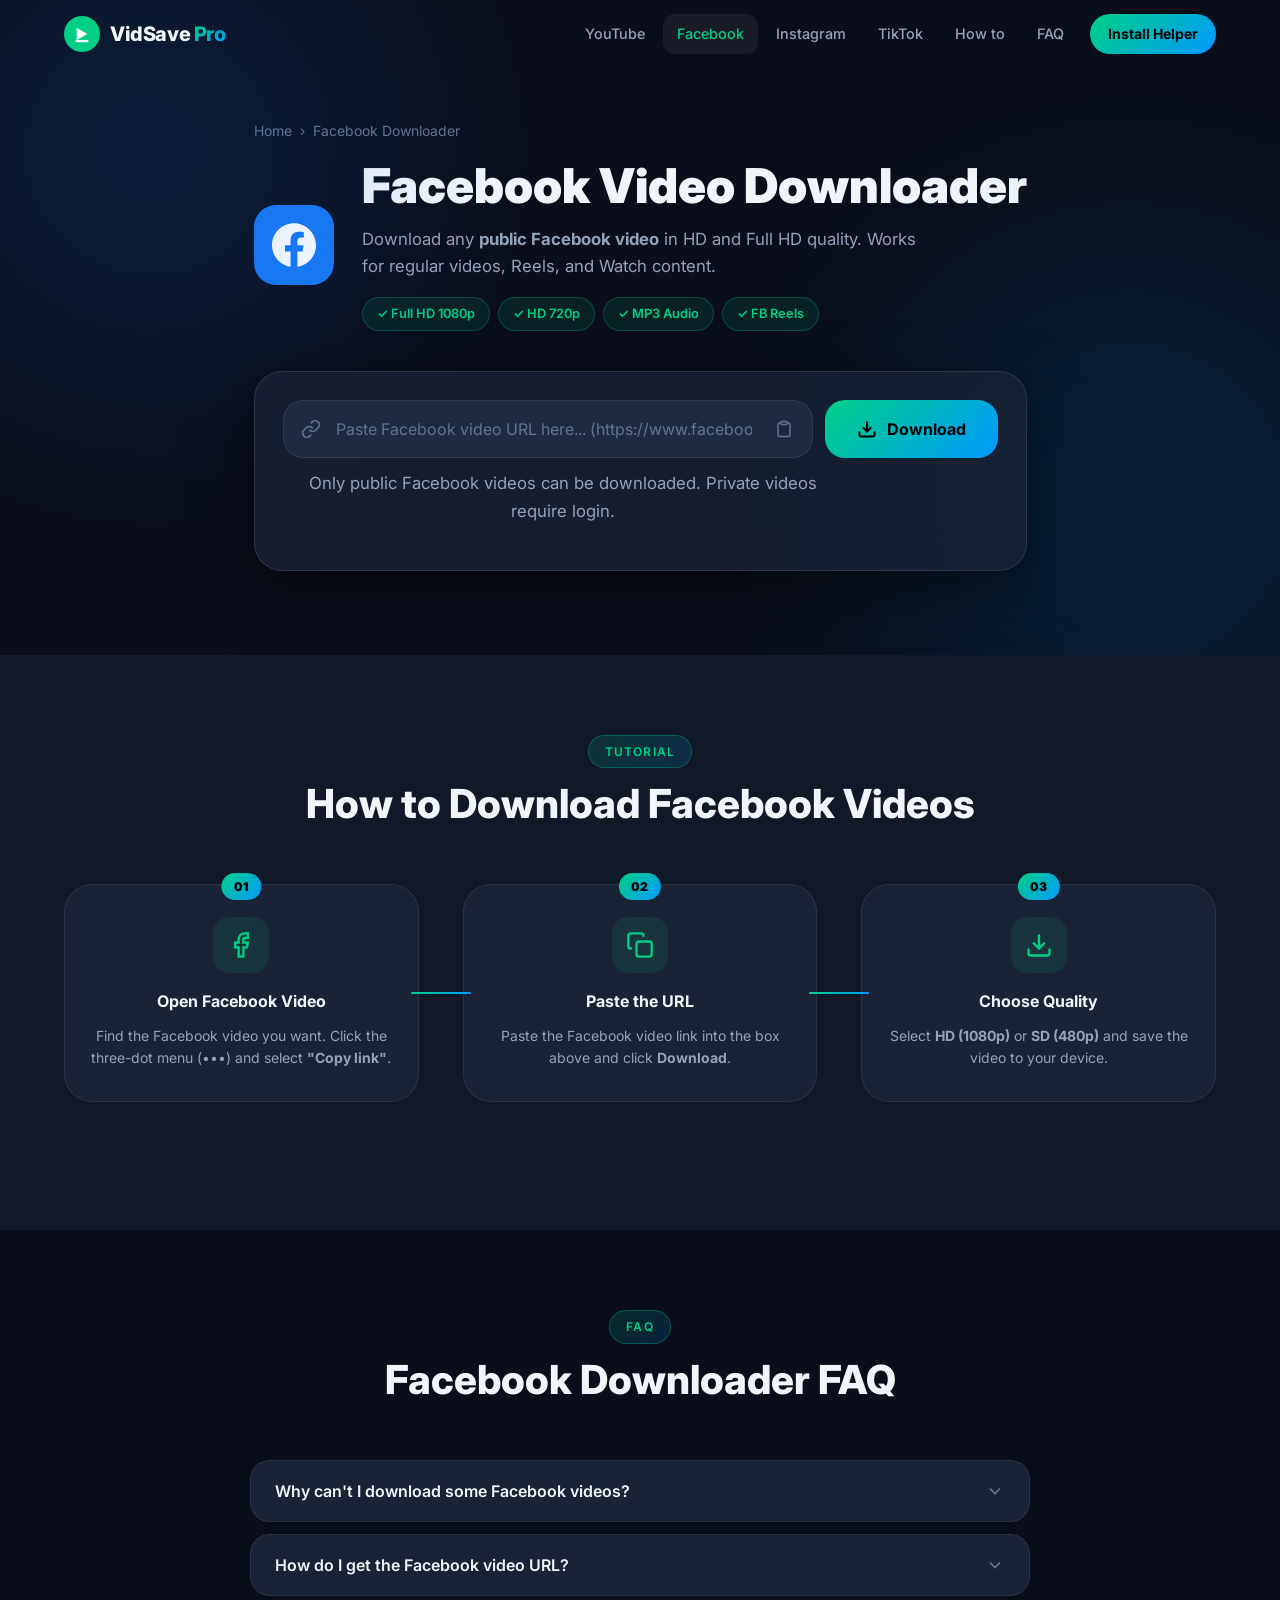
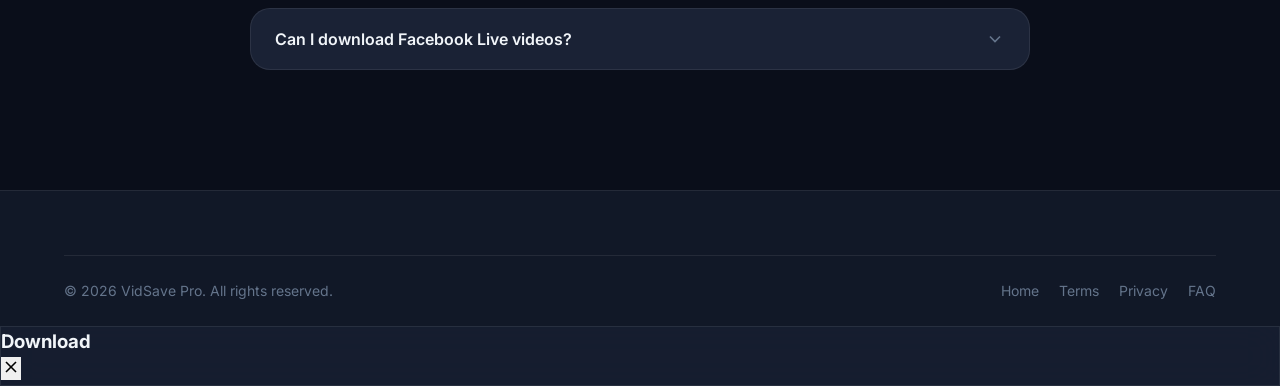
<file: facebook.html>
<!DOCTYPE html>
<html lang="en">
<head>
  <meta charset="UTF-8">
  <meta name="viewport" content="width=device-width, initial-scale=1.0">
  
  <!-- Primary SEO Meta Tags -->
  <title>Facebook Video Downloader - Download FB Videos in HD | VidSave Pro</title>
  <meta name="description" content="Download Facebook videos in HD quality for free. Save private Facebook videos, FB Reels, and live video broadcasts in MP4. Fast, free, and no limits.">
  <meta name="keywords" content="facebook downloader, fb downloader, download facebook video, fb reels download, facebook to mp4, save fb videos, facebook audio downloader">
  <meta name="robots" content="index, follow">
  <link rel="canonical" href="https://vidsave.pro/facebook.html">
  
  <!-- Open Graph / Facebook -->
  <meta property="og:type" content="website">
  <meta property="og:url" content="https://vidsave.pro/facebook.html">
  <meta property="og:title" content="Facebook Video Downloader - Download FB Videos in HD | VidSave Pro">
  <meta property="og:description" content="Free online tool to save public Facebook videos, Reels, and Watch content in HD quality. No limits.">
  <meta property="og:image" content="https://vidsave.pro/assets/favicon.svg">
  <meta property="og:site_name" content="VidSave Pro">

  <!-- Twitter -->
  <meta property="twitter:card" content="summary_large_image">
  <meta property="twitter:url" content="https://vidsave.pro/facebook.html">
  <meta property="twitter:title" content="Facebook Video Downloader - Download FB Videos in HD | VidSave Pro">
  <meta property="twitter:description" content="Free online tool to save public Facebook videos, Reels, and Watch content in HD quality. No limits.">
  <meta property="twitter:image" content="https://vidsave.pro/assets/favicon.svg">

  <link rel="icon" type="image/svg+xml" href="assets/favicon.svg">
  <link rel="preconnect" href="https://fonts.googleapis.com">
  <link rel="preconnect" href="https://fonts.gstatic.com" crossorigin>
  <link href="https://fonts.googleapis.com/css2?family=Inter:wght@300;400;500;600;700;800;900&display=swap" rel="stylesheet">
  <link rel="stylesheet" href="css/style.css">
  <link rel="stylesheet" href="css/platform.css">

  <!-- JSON-LD Structured Data for WebApplication -->
  <script type="application/ld+json">
  {
    "@context": "https://schema.org",
    "@type": "WebApplication",
    "name": "VidSave Pro Facebook Downloader",
    "url": "https://vidsave.pro/facebook.html",
    "image": "https://vidsave.pro/assets/favicon.svg",
    "description": "Download Facebook videos, Reels, and Watch content in HD for free. Safe and no login required.",
    "applicationCategory": "MultimediaApplication",
    "operatingSystem": "All",
    "browserRequirements": "Requires HTML5 compatible browser",
    "offers": {
      "@type": "Offer",
      "price": "0.00",
      "priceCurrency": "USD"
    }
  }
  </script>
</head>
<body>
  <header class="header" id="header">
    <div class="container header-inner">
      <a href="index.html" class="logo">
        <svg class="logo-icon" viewBox="0 0 40 40" fill="none"><circle cx="20" cy="20" r="20" fill="url(#lg3)"/><path d="M14 13L26 20L14 27V13Z" fill="white"/><path d="M26 28H14" stroke="white" stroke-width="2.5" stroke-linecap="round"/><defs><linearGradient id="lg3" x1="0" y1="0" x2="40" y2="40"><stop stop-color="#00D084"/><stop offset="1" stop-color="#0099FF"/></linearGradient></defs></svg>
        <span class="logo-text">VidSave <span class="logo-pro">Pro</span></span>
      </a>
      <nav class="nav">
        <a href="index.html" class="nav-link">YouTube</a>
        <a href="facebook.html" class="nav-link active">Facebook</a>
        <a href="instagram.html" class="nav-link">Instagram</a>
        <a href="tiktok.html" class="nav-link">TikTok</a>
        <a href="howto.html" class="nav-link">How to</a>
        <a href="faq.html" class="nav-link">FAQ</a>
        <a href="#" class="nav-btn">Install Helper</a>
      </nav>
      <button class="hamburger" id="hamburger"><span></span><span></span><span></span></button>
    </div>
  </header>
  <div class="mobile-menu" id="mobile-menu">
    <a href="index.html" class="mobile-link">YouTube</a>
    <a href="facebook.html" class="mobile-link active">Facebook</a>
    <a href="instagram.html" class="mobile-link">Instagram</a>
    <a href="tiktok.html" class="mobile-link">TikTok</a>
    <a href="howto.html" class="mobile-link">How to Use</a>
    <a href="faq.html" class="mobile-link">FAQ</a>
  </div>

  <main>
    <section class="platform-hero facebook-hero" id="platform-hero">
      <div class="platform-hero-bg">
        <div class="ph-glow ph-glow-1"></div>
        <div class="ph-glow ph-glow-2"></div>
      </div>
      <div class="container">
        <nav class="breadcrumb"><a href="index.html">Home</a><span>›</span><span>Facebook Downloader</span></nav>
        <div class="platform-hero-inner">
          <div class="platform-logo-big facebook-bg">
            <svg viewBox="0 0 24 24" fill="currentColor"><path d="M24 12.073c0-6.627-5.373-12-12-12s-12 5.373-12 12c0 5.99 4.388 10.954 10.125 11.854v-8.385H7.078v-3.47h3.047V9.43c0-3.007 1.792-4.669 4.533-4.669 1.312 0 2.686.235 2.686.235v2.953H15.83c-1.491 0-1.956.925-1.956 1.874v2.25h3.328l-.532 3.47h-2.796v8.385C19.612 23.027 24 18.062 24 12.073z"/></svg>
          </div>
          <div>
            <h1>Facebook Video Downloader</h1>
            <p>Download any <strong>public Facebook video</strong> in HD and Full HD quality. Works for regular videos, Reels, and Watch content.</p>
            <div class="platform-features">
              <span class="pf-badge">✓ Full HD 1080p</span>
              <span class="pf-badge">✓ HD 720p</span>
              <span class="pf-badge">✓ MP3 Audio</span>
              <span class="pf-badge">✓ FB Reels</span>
            </div>
          </div>
        </div>

        <div class="download-box glass" id="download-box">
          <form class="download-form" id="download-form" onsubmit="handleDownload(event)">
            <div class="input-wrap">
              <span class="input-icon"><svg width="20" height="20" viewBox="0 0 24 24" fill="none" stroke="currentColor" stroke-width="2"><path d="M10 13a5 5 0 007.54.54l3-3a5 5 0 00-7.07-7.07l-1.72 1.71"/><path d="M14 11a5 5 0 00-7.54-.54l-3 3a5 5 0 007.07 7.07l1.71-1.71"/></svg></span>
              <input type="url" id="video-url-input" name="url" class="url-input" placeholder="Paste Facebook video URL here... (https://www.facebook.com/watch?v=...)" autocomplete="off">
              <button type="button" class="paste-btn" onclick="pasteFromClipboard()" title="Paste"><svg width="18" height="18" viewBox="0 0 24 24" fill="none" stroke="currentColor" stroke-width="2"><path d="M16 4h2a2 2 0 012 2v14a2 2 0 01-2 2H6a2 2 0 01-2-2V6a2 2 0 012-2h2"/><rect x="8" y="2" width="8" height="4" rx="1"/></svg></button>
            </div>
            <button type="submit" class="download-btn" id="download-submit-btn">
              <svg width="20" height="20" viewBox="0 0 24 24" fill="none" stroke="currentColor" stroke-width="2.5"><path d="M21 15v4a2 2 0 01-2 2H5a2 2 0 01-2-2v-4"/><polyline points="7 10 12 15 17 10"/><line x1="12" y1="15" x2="12" y2="3"/></svg>
              Download
            </button>
          </form>
          <p class="form-note">Only public Facebook videos can be downloaded. Private videos require login.</p>
        </div>

        <div class="results-area" id="results-area" style="display:none">
          <div class="video-info glass" id="video-info"></div>
          <div class="quality-options" id="quality-options"></div>
        </div>
        <div class="loading-area" id="loading-area" style="display:none">
          <div class="spinner"></div>
          <p>Fetching Facebook video...</p>
        </div>
      </div>
    </section>

    <section class="section" style="background:var(--bg-secondary)">
      <div class="container">
        <div class="section-header">
          <span class="section-badge">Tutorial</span>
          <h2 class="section-title">How to Download Facebook Videos</h2>
        </div>
        <div class="steps-grid">
          <div class="step-card">
            <div class="step-number">01</div>
            <div class="step-icon"><svg viewBox="0 0 24 24" fill="none" stroke="currentColor" stroke-width="2"><path d="M18 2h-3a5 5 0 00-5 5v3H7v4h3v8h4v-8h3l1-4h-4V7a1 1 0 011-1h3z"/></svg></div>
            <h3>Open Facebook Video</h3>
            <p>Find the Facebook video you want. Click the three-dot menu (•••) and select <strong>"Copy link"</strong>.</p>
          </div>
          <div class="step-connector"></div>
          <div class="step-card">
            <div class="step-number">02</div>
            <div class="step-icon"><svg viewBox="0 0 24 24" fill="none" stroke="currentColor" stroke-width="2"><rect x="9" y="9" width="13" height="13" rx="2"/><path d="M5 15H4a2 2 0 01-2-2V4a2 2 0 012-2h9a2 2 0 012 2v1"/></svg></div>
            <h3>Paste the URL</h3>
            <p>Paste the Facebook video link into the box above and click <strong>Download</strong>.</p>
          </div>
          <div class="step-connector"></div>
          <div class="step-card">
            <div class="step-number">03</div>
            <div class="step-icon"><svg viewBox="0 0 24 24" fill="none" stroke="currentColor" stroke-width="2"><path d="M21 15v4a2 2 0 01-2 2H5a2 2 0 01-2-2v-4"/><polyline points="7 10 12 15 17 10"/><line x1="12" y1="15" x2="12" y2="3"/></svg></div>
            <h3>Choose Quality</h3>
            <p>Select <strong>HD (1080p)</strong> or <strong>SD (480p)</strong> and save the video to your device.</p>
          </div>
        </div>
      </div>
    </section>

    <section class="section">
      <div class="container">
        <div class="section-header"><span class="section-badge">FAQ</span><h2 class="section-title">Facebook Downloader FAQ</h2></div>
        <div class="faq-list">
          <div class="faq-item"><button class="faq-question" onclick="toggleFaq(this)"><span>Why can't I download some Facebook videos?</span><svg class="faq-arrow" viewBox="0 0 24 24" fill="none" stroke="currentColor" stroke-width="2"><polyline points="6 9 12 15 18 9"/></svg></button><div class="faq-answer"><p>Facebook videos set to "Friends Only" or "Private" cannot be downloaded without authentication. Only publicly shared videos are accessible. Make sure the video privacy is set to "Public".</p></div></div>
          <div class="faq-item"><button class="faq-question" onclick="toggleFaq(this)"><span>How do I get the Facebook video URL?</span><svg class="faq-arrow" viewBox="0 0 24 24" fill="none" stroke="currentColor" stroke-width="2"><polyline points="6 9 12 15 18 9"/></svg></button><div class="faq-answer"><p>Click on the video to open it, then click the three-dot menu (•••) in the top right and select "Copy link". You can also right-click the video and copy the URL from the address bar.</p></div></div>
          <div class="faq-item"><button class="faq-question" onclick="toggleFaq(this)"><span>Can I download Facebook Live videos?</span><svg class="faq-arrow" viewBox="0 0 24 24" fill="none" stroke="currentColor" stroke-width="2"><polyline points="6 9 12 15 18 9"/></svg></button><div class="faq-answer"><p>Yes! After a Facebook Live stream ends, it becomes a regular video replay. You can download it using VidSave Pro like any other public Facebook video.</p></div></div>
        </div>
      </div>
    </section>
  </main>

  <footer class="footer"><div class="container"><div class="footer-bottom" style="padding:24px 0;border-top:1px solid var(--border)"><p class="footer-copy">© 2026 VidSave Pro. All rights reserved.</p><div class="footer-bottom-links"><a href="index.html">Home</a><a href="terms.html">Terms</a><a href="privacy.html">Privacy</a><a href="faq.html">FAQ</a></div></div></div></footer>
  <div class="modal-overlay" id="download-modal"><div class="modal-box glass"><div class="modal-header"><h3 id="modal-title">Download</h3><button class="modal-close" onclick="closeModal()" id="modal-close-btn"><svg width="20" height="20" viewBox="0 0 24 24" fill="none" stroke="currentColor" stroke-width="2"><line x1="18" y1="6" x2="6" y2="18"/><line x1="6" y1="6" x2="18" y2="18"/></svg></button></div><div id="modal-body"></div></div></div>
  <button class="back-to-top" id="back-to-top" onclick="scrollToTop()"><svg viewBox="0 0 24 24" fill="none" stroke="currentColor" stroke-width="2.5"><polyline points="18 15 12 9 6 15"/></svg></button>
  <div class="toast" id="toast"></div>
  <script>window.currentPlatform = 'facebook';</script>
  <script src="js/main.js"></script>
  <script src="js/downloader.js"></script>
</body>
</html>
</file>
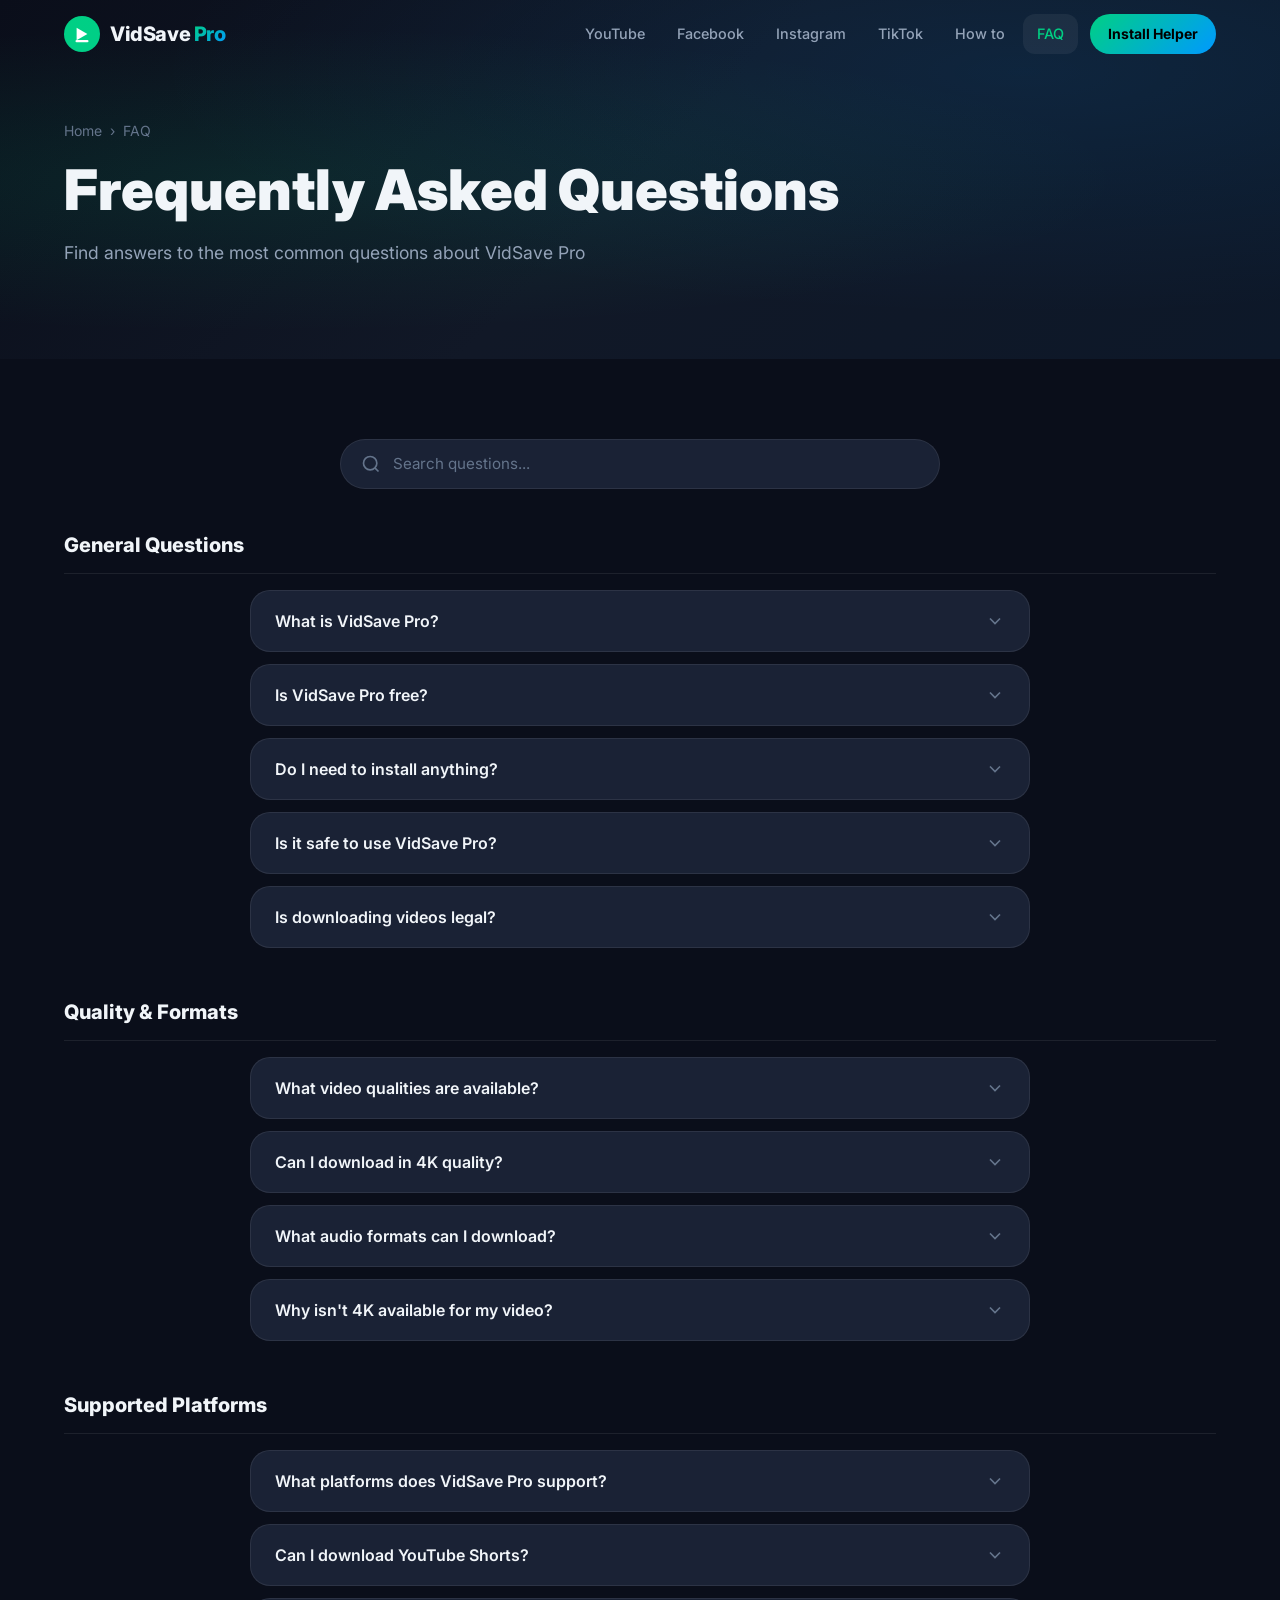
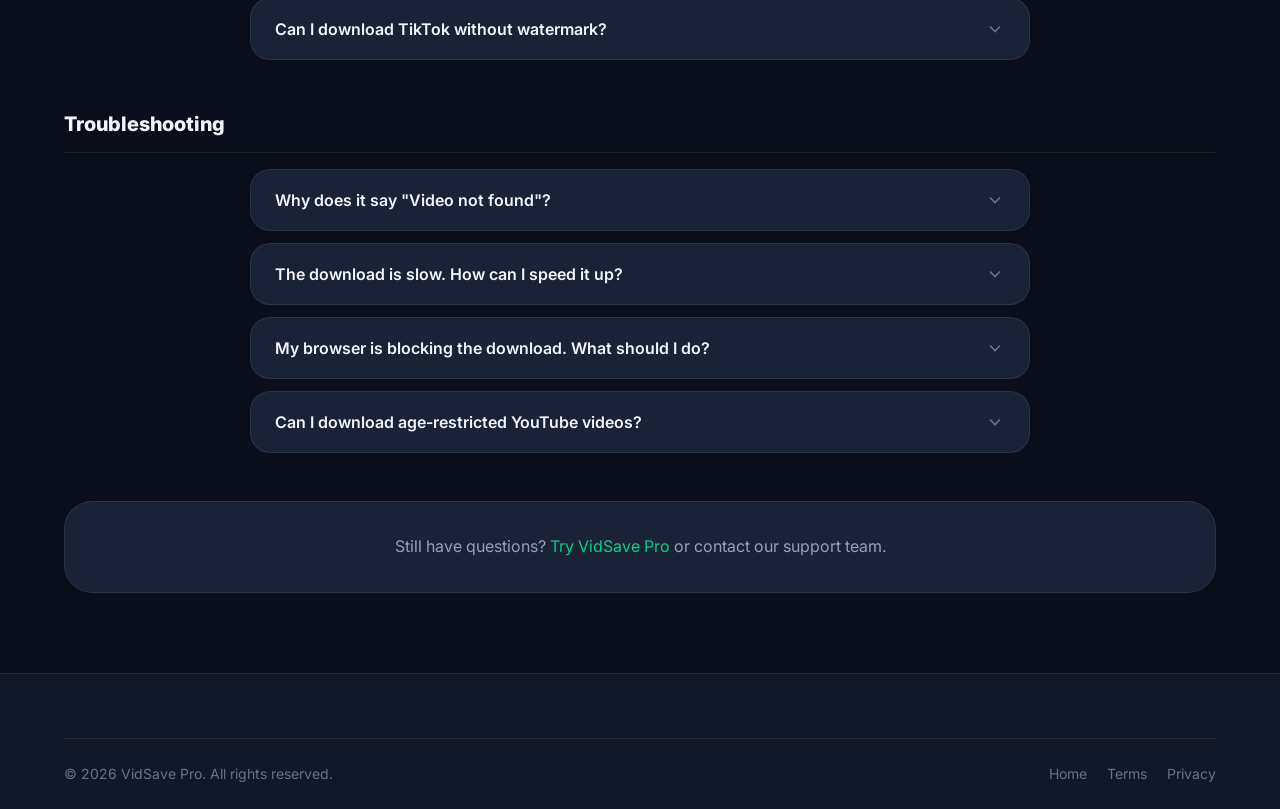
<file: faq.html>
<!DOCTYPE html>
<html lang="en">
<head>
  <meta charset="UTF-8">
  <meta name="viewport" content="width=device-width, initial-scale=1.0">
  
  <!-- Primary SEO Meta Tags -->
  <title>Frequently Asked Questions (FAQ) - Video Downloader Help | VidSave Pro</title>
  <meta name="description" content="Find answers to all your questions about VidSave Pro video downloader. Learn about supported platforms, formats, legal guidelines, and troubleshooting.">
  <meta name="keywords" content="vidsave pro faq, video downloader help, download questions, convert to mp3 help, video download support">
  <meta name="robots" content="index, follow">
  <link rel="canonical" href="https://vidsave.pro/faq.html">
  
  <!-- Open Graph / Facebook -->
  <meta property="og:type" content="website">
  <meta property="og:url" content="https://vidsave.pro/faq.html">
  <meta property="og:title" content="Frequently Asked Questions (FAQ) - Video Downloader Help | VidSave Pro">
  <meta property="og:description" content="Find answers to all your questions about VidSave Pro video downloader. Learn about supported platforms, formats, and troubleshooting.">
  <meta property="og:image" content="https://vidsave.pro/assets/favicon.svg">
  <meta property="og:site_name" content="VidSave Pro">

  <!-- Twitter -->
  <meta property="twitter:card" content="summary_large_image">
  <meta property="twitter:url" content="https://vidsave.pro/faq.html">
  <meta property="twitter:title" content="Frequently Asked Questions (FAQ) - Video Downloader Help | VidSave Pro">
  <meta property="twitter:description" content="Find answers to all your questions about VidSave Pro video downloader. Learn about supported platforms, formats, and troubleshooting.">
  <meta property="twitter:image" content="https://vidsave.pro/assets/favicon.svg">

  <link rel="icon" type="image/svg+xml" href="assets/favicon.svg">
  <link rel="preconnect" href="https://fonts.googleapis.com">
  <link rel="preconnect" href="https://fonts.gstatic.com" crossorigin>
  <link href="https://fonts.googleapis.com/css2?family=Inter:wght@300;400;500;600;700;800;900&display=swap" rel="stylesheet">
  <link rel="stylesheet" href="css/style.css">

  <!-- JSON-LD Structured Data for FAQPage -->
  <script type="application/ld+json">
  {
    "@context": "https://schema.org",
    "@type": "FAQPage",
    "mainEntity": [
      {
        "@type": "Question",
        "name": "What is VidSave Pro?",
        "acceptedAnswer": {
          "@type": "Answer",
          "text": "VidSave Pro is a free online video downloader that lets you download videos from YouTube, TikTok, Instagram, Facebook, Twitter/X, Vimeo, and 1000+ other video platforms in various quality options (4K, 1080p, 720p, etc.) and convert videos to MP3 audio."
        }
      },
      {
        "@type": "Question",
        "name": "Is VidSave Pro free?",
        "acceptedAnswer": {
          "@type": "Answer",
          "text": "Yes! VidSave Pro is completely free to use. There are no hidden fees, no subscription required, and no registration needed. You can download unlimited videos without creating an account."
        }
      },
      {
        "@type": "Question",
        "name": "Do I need to install anything?",
        "acceptedAnswer": {
          "@type": "Answer",
          "text": "No installation is required to use the website. Simply open VidSave Pro in your browser and start downloading."
        }
      },
      {
        "@type": "Question",
        "name": "Can I download in 4K quality?",
        "acceptedAnswer": {
          "@type": "Answer",
          "text": "Yes! If the original video was uploaded in 4K, VidSave Pro can download it in 4K Ultra HD (2160p) quality."
        }
      },
      {
        "@type": "Question",
        "name": "Can I download TikTok videos without watermark?",
        "acceptedAnswer": {
          "@type": "Answer",
          "text": "Yes! VidSave Pro automatically removes TikTok watermarks to provide clean high-definition MP4 downloads."
        }
      }
    ]
  }
  </script>
</head>
<body>
  <header class="header" id="header">
    <div class="container header-inner">
      <a href="index.html" class="logo">
        <svg class="logo-icon" viewBox="0 0 40 40" fill="none"><circle cx="20" cy="20" r="20" fill="url(#lgfaq)"/><path d="M14 13L26 20L14 27V13Z" fill="white"/><path d="M26 28H14" stroke="white" stroke-width="2.5" stroke-linecap="round"/><defs><linearGradient id="lgfaq" x1="0" y1="0" x2="40" y2="40"><stop stop-color="#00D084"/><stop offset="1" stop-color="#0099FF"/></linearGradient></defs></svg>
        <span class="logo-text">VidSave <span class="logo-pro">Pro</span></span>
      </a>
      <nav class="nav">
        <a href="index.html" class="nav-link">YouTube</a>
        <a href="facebook.html" class="nav-link">Facebook</a>
        <a href="instagram.html" class="nav-link">Instagram</a>
        <a href="tiktok.html" class="nav-link">TikTok</a>
        <a href="howto.html" class="nav-link">How to</a>
        <a href="faq.html" class="nav-link active">FAQ</a>
        <a href="#" class="nav-btn">Install Helper</a>
      </nav>
      <button class="hamburger" id="hamburger"><span></span><span></span><span></span></button>
    </div>
  </header>
  <div class="mobile-menu" id="mobile-menu">
    <a href="index.html" class="mobile-link">YouTube</a><a href="facebook.html" class="mobile-link">Facebook</a><a href="instagram.html" class="mobile-link">Instagram</a><a href="tiktok.html" class="mobile-link">TikTok</a><a href="howto.html" class="mobile-link">How to Use</a><a href="faq.html" class="mobile-link active">FAQ</a>
  </div>

  <main>
    <section class="page-hero">
      <div class="container">
        <nav class="breadcrumb"><a href="index.html">Home</a><span>›</span><span>FAQ</span></nav>
        <h1>Frequently Asked Questions</h1>
        <p>Find answers to the most common questions about VidSave Pro</p>
      </div>
    </section>

    <section class="section">
      <div class="container">
        <div class="faq-search-bar">
          <svg width="20" height="20" viewBox="0 0 24 24" fill="none" stroke="currentColor" stroke-width="2"><circle cx="11" cy="11" r="8"/><line x1="21" y1="21" x2="16.65" y2="16.65"/></svg>
          <input type="text" id="faq-search" placeholder="Search questions..." oninput="filterFAQ(this.value)">
        </div>

        <!-- General -->
        <div class="faq-category" id="faq-general">
          <h2 class="faq-cat-title">General Questions</h2>
          <div class="faq-list">
            <div class="faq-item faq-searchable"><button class="faq-question" onclick="toggleFaq(this)"><span>What is VidSave Pro?</span><svg class="faq-arrow" viewBox="0 0 24 24" fill="none" stroke="currentColor" stroke-width="2"><polyline points="6 9 12 15 18 9"/></svg></button><div class="faq-answer"><p>VidSave Pro is a free online video downloader that lets you download videos from YouTube, TikTok, Instagram, Facebook, Twitter/X, Vimeo, and 1000+ other video platforms in various quality options (4K, 1080p, 720p, 480p, 360p) and convert videos to MP3 audio.</p></div></div>
            <div class="faq-item faq-searchable"><button class="faq-question" onclick="toggleFaq(this)"><span>Is VidSave Pro free?</span><svg class="faq-arrow" viewBox="0 0 24 24" fill="none" stroke="currentColor" stroke-width="2"><polyline points="6 9 12 15 18 9"/></svg></button><div class="faq-answer"><p>Yes! VidSave Pro is completely free to use. There are no hidden fees, no subscription required, and no registration needed. You can download unlimited videos without creating an account.</p></div></div>
            <div class="faq-item faq-searchable"><button class="faq-question" onclick="toggleFaq(this)"><span>Do I need to install anything?</span><svg class="faq-arrow" viewBox="0 0 24 24" fill="none" stroke="currentColor" stroke-width="2"><polyline points="6 9 12 15 18 9"/></svg></button><div class="faq-answer"><p>No installation is required to use the website. Simply open VidSave Pro in your browser and start downloading. Optionally, you can install our browser extension for even faster one-click downloading.</p></div></div>
            <div class="faq-item faq-searchable"><button class="faq-question" onclick="toggleFaq(this)"><span>Is it safe to use VidSave Pro?</span><svg class="faq-arrow" viewBox="0 0 24 24" fill="none" stroke="currentColor" stroke-width="2"><polyline points="6 9 12 15 18 9"/></svg></button><div class="faq-answer"><p>Yes. VidSave Pro uses HTTPS encryption and does not store your video URLs, personal data, or any information about what you download. We have a strict no-malware policy and our downloads are clean. Always download from the official site to stay safe.</p></div></div>
            <div class="faq-item faq-searchable"><button class="faq-question" onclick="toggleFaq(this)"><span>Is downloading videos legal?</span><svg class="faq-arrow" viewBox="0 0 24 24" fill="none" stroke="currentColor" stroke-width="2"><polyline points="6 9 12 15 18 9"/></svg></button><div class="faq-answer"><p>Downloading videos for personal, offline viewing is generally permitted. However, redistributing, re-uploading, or using downloaded content commercially without the creator's permission may violate copyright law and the terms of service of the originating platform. Always respect content creators and intellectual property laws in your jurisdiction.</p></div></div>
          </div>
        </div>

        <!-- Quality -->
        <div class="faq-category" id="faq-quality">
          <h2 class="faq-cat-title">Quality & Formats</h2>
          <div class="faq-list">
            <div class="faq-item faq-searchable"><button class="faq-question" onclick="toggleFaq(this)"><span>What video qualities are available?</span><svg class="faq-arrow" viewBox="0 0 24 24" fill="none" stroke="currentColor" stroke-width="2"><polyline points="6 9 12 15 18 9"/></svg></button><div class="faq-answer"><p>Available qualities depend on the original video. For YouTube, we offer: 4K (2160p), 2K (1440p), 1080p Full HD, 720p HD, 480p, 360p, 240p, and 144p. For other platforms, quality options vary based on what was uploaded. We always show all available qualities.</p></div></div>
            <div class="faq-item faq-searchable"><button class="faq-question" onclick="toggleFaq(this)"><span>Can I download in 4K quality?</span><svg class="faq-arrow" viewBox="0 0 24 24" fill="none" stroke="currentColor" stroke-width="2"><polyline points="6 9 12 15 18 9"/></svg></button><div class="faq-answer"><p>Yes! If the original YouTube video was uploaded in 4K, VidSave Pro can download it in 4K Ultra HD (2160p). Note that 4K files are large (typically 1-3 GB per hour of video) and download speeds depend on your internet connection.</p></div></div>
            <div class="faq-item faq-searchable"><button class="faq-question" onclick="toggleFaq(this)"><span>What audio formats can I download?</span><svg class="faq-arrow" viewBox="0 0 24 24" fill="none" stroke="currentColor" stroke-width="2"><polyline points="6 9 12 15 18 9"/></svg></button><div class="faq-answer"><p>VidSave Pro supports MP3 (128kbps, 192kbps, 320kbps), M4A (AAC), OGG, and WEBM audio-only formats. For best audio quality, select MP3 320kbps.</p></div></div>
            <div class="faq-item faq-searchable"><button class="faq-question" onclick="toggleFaq(this)"><span>Why isn't 4K available for my video?</span><svg class="faq-arrow" viewBox="0 0 24 24" fill="none" stroke="currentColor" stroke-width="2"><polyline points="6 9 12 15 18 9"/></svg></button><div class="faq-answer"><p>4K is only available if the creator originally uploaded the video in 4K resolution. If the original upload was 1080p, the highest quality available will be 1080p. We cannot upscale videos.</p></div></div>
          </div>
        </div>

        <!-- Platforms -->
        <div class="faq-category" id="faq-platforms">
          <h2 class="faq-cat-title">Supported Platforms</h2>
          <div class="faq-list">
            <div class="faq-item faq-searchable"><button class="faq-question" onclick="toggleFaq(this)"><span>What platforms does VidSave Pro support?</span><svg class="faq-arrow" viewBox="0 0 24 24" fill="none" stroke="currentColor" stroke-width="2"><polyline points="6 9 12 15 18 9"/></svg></button><div class="faq-answer"><p>VidSave Pro supports 1000+ video platforms including: YouTube, YouTube Shorts, TikTok (without watermark), Instagram (Reels, Stories, IGTV, posts), Facebook, Twitter/X, Vimeo, Reddit, Dailymotion, Twitch, Bilibili, SoundCloud, Bandcamp, and many more.</p></div></div>
            <div class="faq-item faq-searchable"><button class="faq-question" onclick="toggleFaq(this)"><span>Can I download YouTube Shorts?</span><svg class="faq-arrow" viewBox="0 0 24 24" fill="none" stroke="currentColor" stroke-width="2"><polyline points="6 9 12 15 18 9"/></svg></button><div class="faq-answer"><p>Yes! YouTube Shorts can be downloaded just like regular YouTube videos. Paste the Shorts URL (youtube.com/shorts/...) and choose your quality. Shorts are usually in 1080p or 720p vertical format.</p></div></div>
            <div class="faq-item faq-searchable"><button class="faq-question" onclick="toggleFaq(this)"><span>Can I download TikTok without watermark?</span><svg class="faq-arrow" viewBox="0 0 24 24" fill="none" stroke="currentColor" stroke-width="2"><polyline points="6 9 12 15 18 9"/></svg></button><div class="faq-answer"><p>Yes! VidSave Pro automatically removes TikTok watermarks. After pasting a TikTok URL, you'll see both "No Watermark" and "With Watermark" download options. Select "No Watermark" for a clean video.</p></div></div>
          </div>
        </div>

        <!-- Troubleshooting -->
        <div class="faq-category" id="faq-troubleshoot">
          <h2 class="faq-cat-title">Troubleshooting</h2>
          <div class="faq-list">
            <div class="faq-item faq-searchable"><button class="faq-question" onclick="toggleFaq(this)"><span>Why does it say "Video not found"?</span><svg class="faq-arrow" viewBox="0 0 24 24" fill="none" stroke="currentColor" stroke-width="2"><polyline points="6 9 12 15 18 9"/></svg></button><div class="faq-answer"><p>This can happen if: (1) The video is private or age-restricted, (2) The video has been deleted or removed, (3) The URL was copied incorrectly — make sure to copy the full URL including "https://", (4) The video is from a region-restricted content.</p></div></div>
            <div class="faq-item faq-searchable"><button class="faq-question" onclick="toggleFaq(this)"><span>The download is slow. How can I speed it up?</span><svg class="faq-arrow" viewBox="0 0 24 24" fill="none" stroke="currentColor" stroke-width="2"><polyline points="6 9 12 15 18 9"/></svg></button><div class="faq-answer"><p>Download speed depends primarily on your internet connection. Tips: Try a lower quality (720p instead of 4K), download during off-peak hours, ensure no other downloads are running, or try a different browser.</p></div></div>
            <div class="faq-item faq-searchable"><button class="faq-question" onclick="toggleFaq(this)"><span>My browser is blocking the download. What should I do?</span><svg class="faq-arrow" viewBox="0 0 24 24" fill="none" stroke="currentColor" stroke-width="2"><polyline points="6 9 12 15 18 9"/></svg></button><div class="faq-answer"><p>Some browsers block downloads as a safety measure. Click "Keep" or "Allow" on the browser's download warning. If pop-ups are blocked, allow pop-ups for vidsavepro.com in your browser settings. Our files are completely safe and virus-free.</p></div></div>
            <div class="faq-item faq-searchable"><button class="faq-question" onclick="toggleFaq(this)"><span>Can I download age-restricted YouTube videos?</span><svg class="faq-arrow" viewBox="0 0 24 24" fill="none" stroke="currentColor" stroke-width="2"><polyline points="6 9 12 15 18 9"/></svg></button><div class="faq-answer"><p>Age-restricted videos require Google account verification and cannot be downloaded without login. Install the VidSave Browser Extension and sign in to YouTube to enable downloading age-restricted content.</p></div></div>
          </div>
        </div>

        <!-- CTA -->
        <div class="faq-cta">
          <p>Still have questions? <a href="index.html">Try VidSave Pro</a> or contact our support team.</p>
        </div>
      </div>
    </section>
  </main>

  <footer class="footer"><div class="container"><div class="footer-bottom" style="padding:24px 0;border-top:1px solid var(--border)"><p class="footer-copy">© 2026 VidSave Pro. All rights reserved.</p><div class="footer-bottom-links"><a href="index.html">Home</a><a href="terms.html">Terms</a><a href="privacy.html">Privacy</a></div></div></div></footer>
  <button class="back-to-top" id="back-to-top" onclick="scrollToTop()"><svg viewBox="0 0 24 24" fill="none" stroke="currentColor" stroke-width="2.5"><polyline points="18 15 12 9 6 15"/></svg></button>
  <div class="toast" id="toast"></div>

  <style>
    .faq-search-bar { display: flex; align-items: center; gap: 12px; padding: 14px 20px; background: var(--bg-card); border: 1.5px solid var(--border); border-radius: var(--radius-full); max-width: 600px; margin: 0 auto 40px; }
    .faq-search-bar svg { color: var(--text-muted); flex-shrink: 0; }
    .faq-search-bar input { flex: 1; background: none; border: none; outline: none; font-family: var(--font); font-size: 0.95rem; color: var(--text-primary); }
    .faq-search-bar input::placeholder { color: var(--text-muted); }
    .faq-category { margin-bottom: 48px; }
    .faq-cat-title { font-size: 1.25rem; font-weight: 800; margin-bottom: 16px; padding-bottom: 12px; border-bottom: 1px solid var(--border); }
    .faq-item.hidden { display: none; }
    .faq-cta { text-align: center; padding: 32px; background: var(--bg-card); border-radius: var(--radius-xl); border: 1px solid var(--border); margin-top: 24px; color: var(--text-secondary); }
  </style>

  <script>
    function filterFAQ(query) {
      query = query.toLowerCase();
      document.querySelectorAll('.faq-searchable').forEach(item => {
        const text = item.textContent.toLowerCase();
        item.classList.toggle('hidden', query.length > 0 && !text.includes(query));
      });
    }
  </script>
  <script src="js/main.js"></script>
</body>
</html>
</file>
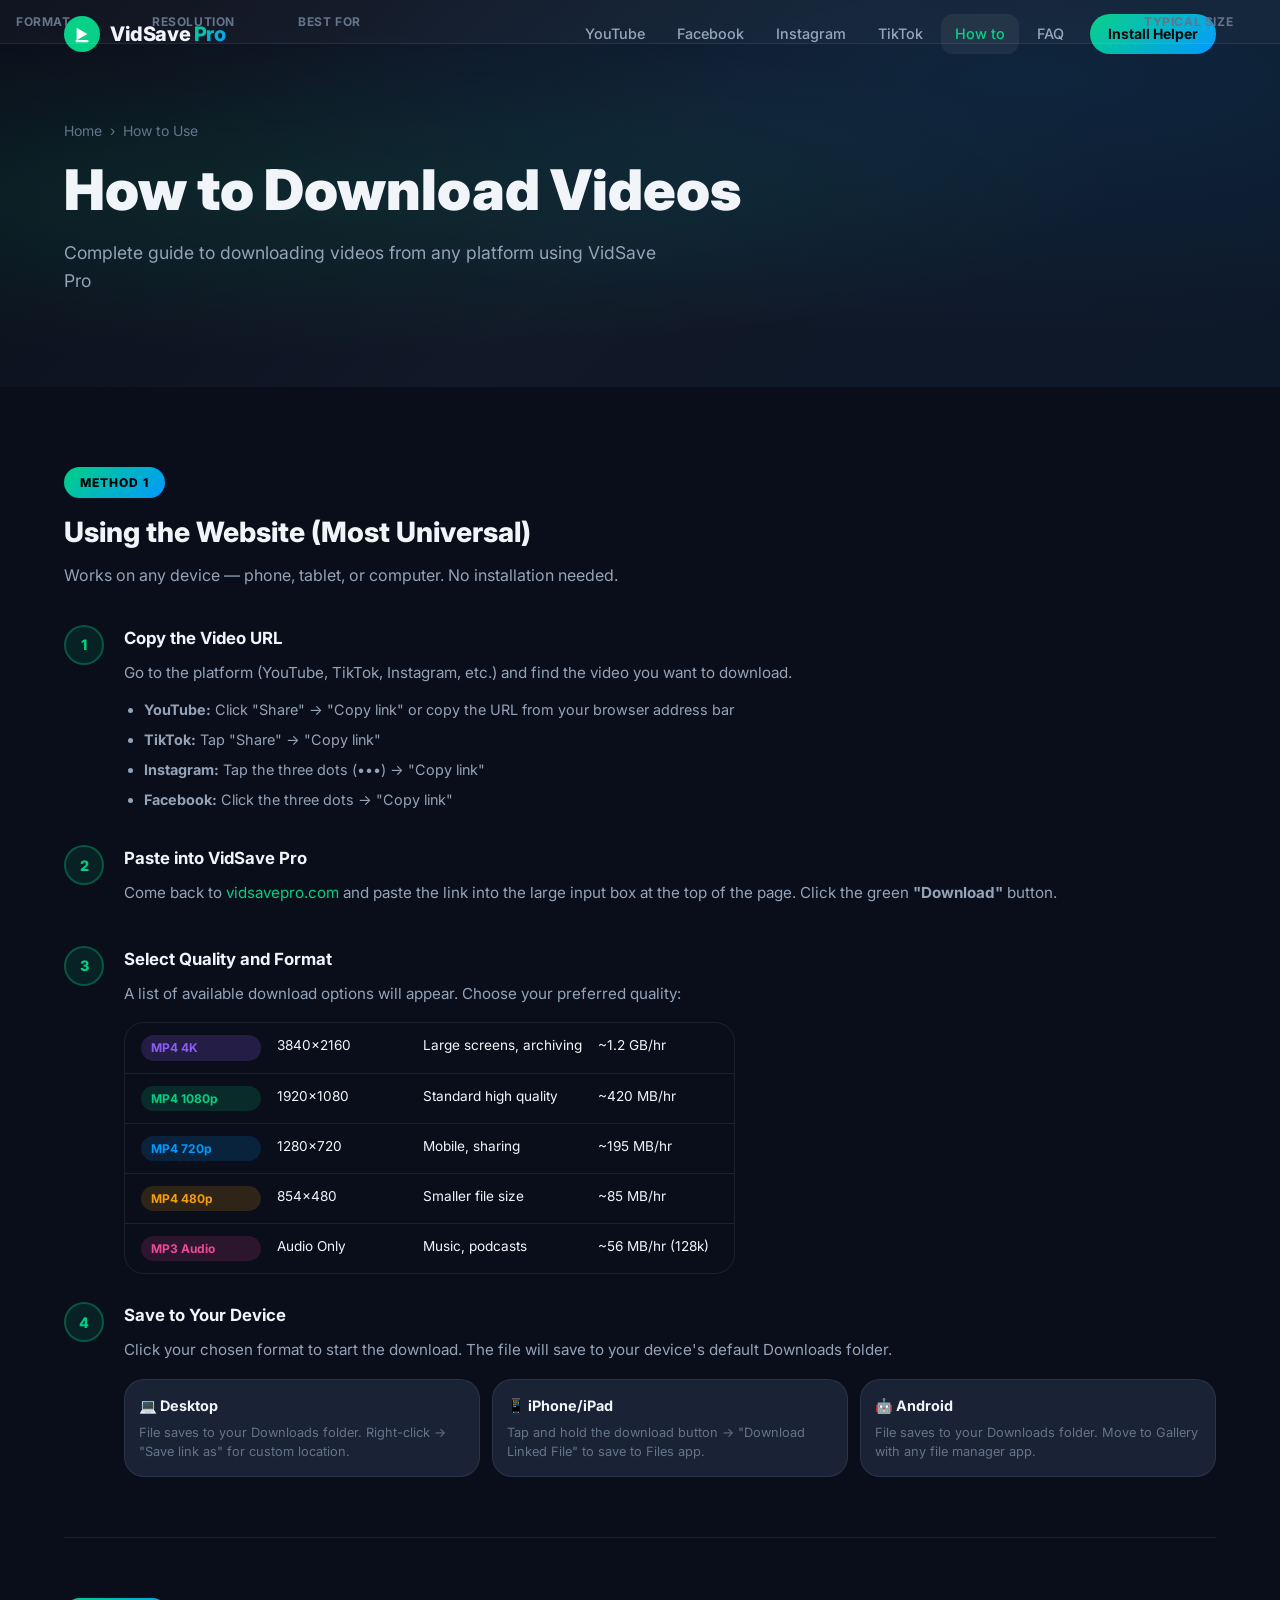
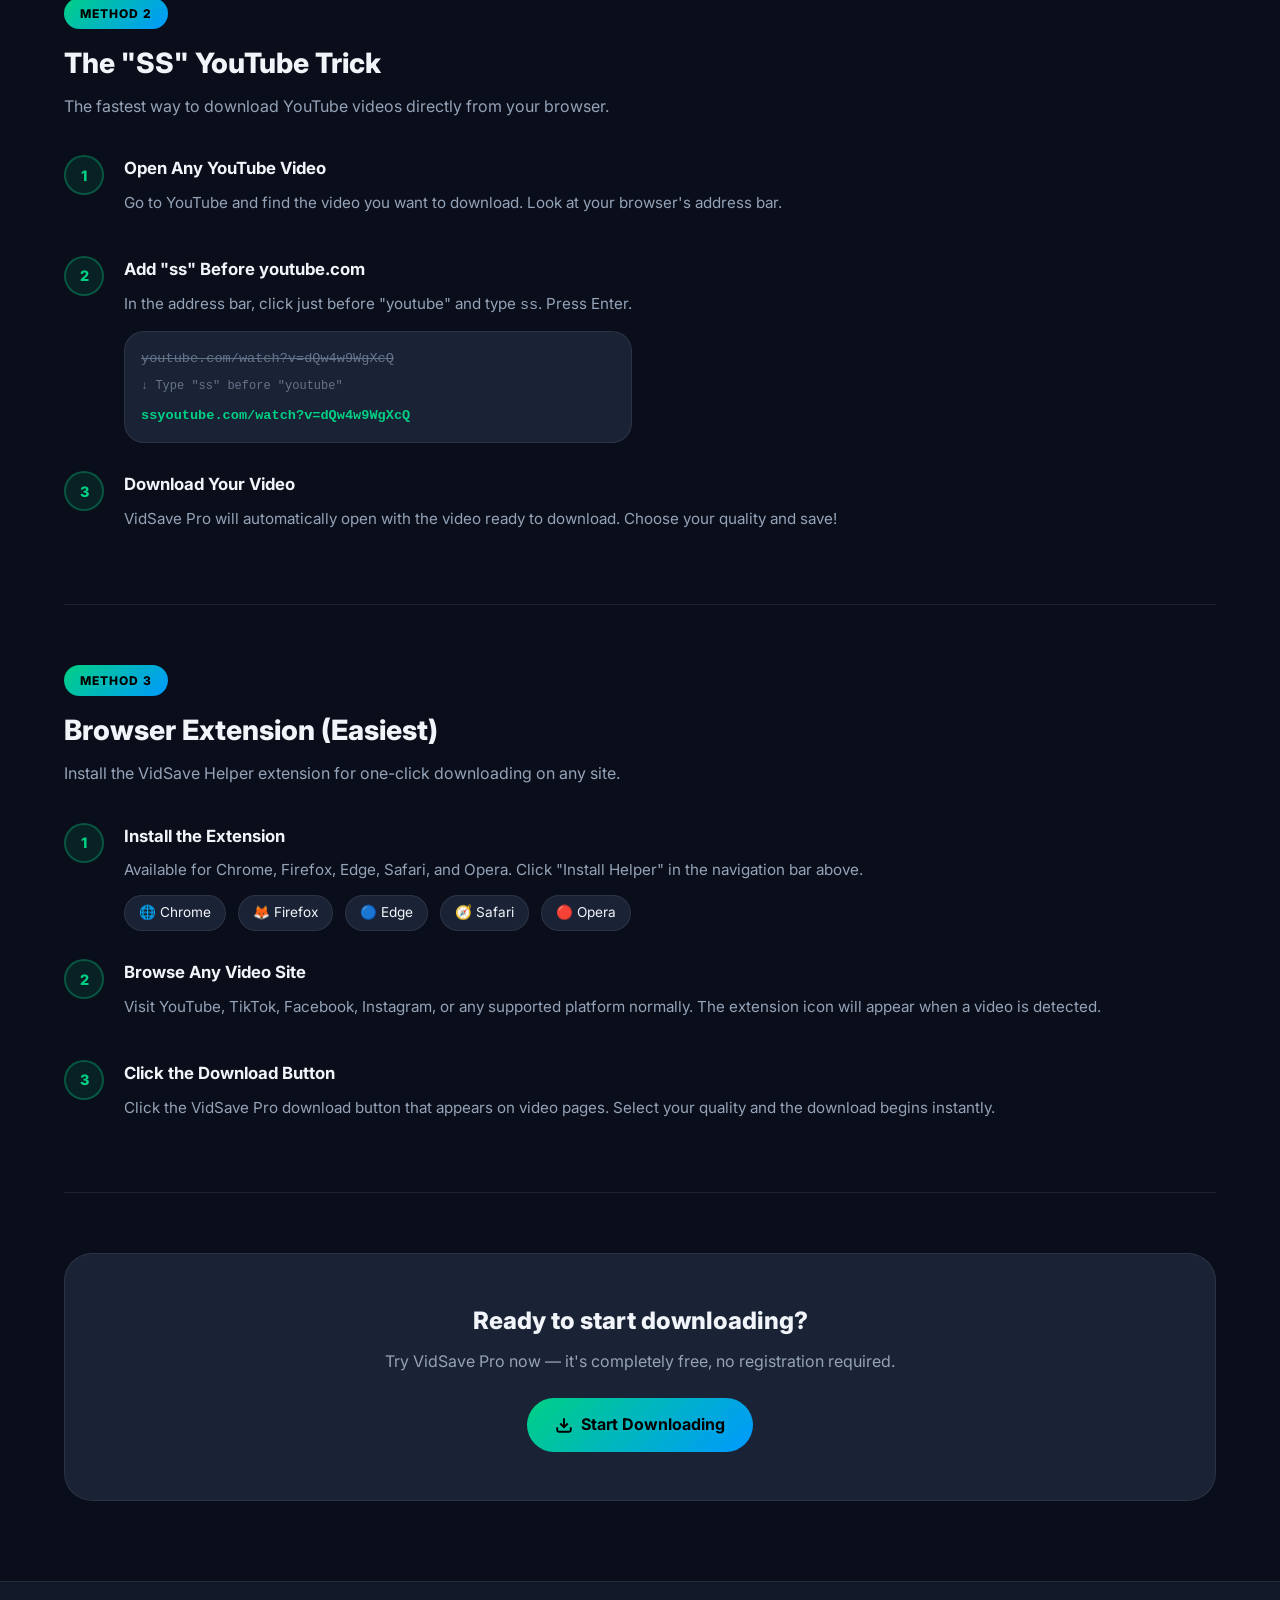
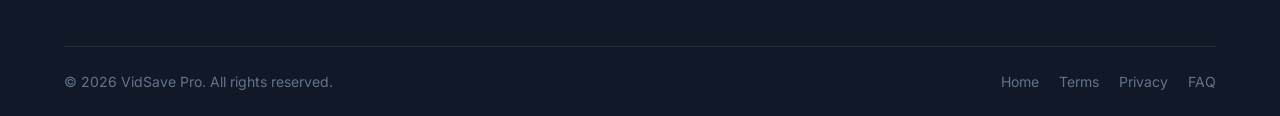
<file: howto.html>
<!DOCTYPE html>
<html lang="en">
<head>
  <meta charset="UTF-8">
  <meta name="viewport" content="width=device-width, initial-scale=1.0">
  
  <!-- Primary SEO Meta Tags -->
  <title>How to Download Videos & Audio - Guide & Tutorials | VidSave Pro</title>
  <meta name="description" content="Learn how to download videos and audio from YouTube, TikTok, Instagram, and Facebook using VidSave Pro. Complete step-by-step guide with shortcuts and tips.">
  <meta name="keywords" content="how to download videos, video download guide, download youtube tutorial, save online videos, download videos shortcut, video download tutorial">
  <meta name="robots" content="index, follow">
  <link rel="canonical" href="https://vidsave.pro/howto.html">
  
  <!-- Open Graph / Facebook -->
  <meta property="og:type" content="website">
  <meta property="og:url" content="https://vidsave.pro/howto.html">
  <meta property="og:title" content="How to Download Videos & Audio - Guide & Tutorials | VidSave Pro">
  <meta property="og:description" content="Complete step-by-step guide to download videos from YouTube, TikTok, Instagram, Facebook, and more.">
  <meta property="og:image" content="https://vidsave.pro/assets/favicon.svg">
  <meta property="og:site_name" content="VidSave Pro">

  <!-- Twitter -->
  <meta property="twitter:card" content="summary_large_image">
  <meta property="twitter:url" content="https://vidsave.pro/howto.html">
  <meta property="twitter:title" content="How to Download Videos & Audio - Guide & Tutorials | VidSave Pro">
  <meta property="twitter:description" content="Complete step-by-step guide to download videos from YouTube, TikTok, Instagram, Facebook, and more.">
  <meta property="twitter:image" content="https://vidsave.pro/assets/favicon.svg">

  <link rel="icon" type="image/svg+xml" href="assets/favicon.svg">
  <link rel="preconnect" href="https://fonts.googleapis.com">
  <link rel="preconnect" href="https://fonts.gstatic.com" crossorigin>
  <link href="https://fonts.googleapis.com/css2?family=Inter:wght@300;400;500;600;700;800;900&display=swap" rel="stylesheet">
  <link rel="stylesheet" href="css/style.css">
  <link rel="stylesheet" href="css/modal.css">

  <!-- JSON-LD Structured Data for WebSite (Guide) -->
  <script type="application/ld+json">
  {
    "@context": "https://schema.org",
    "@type": "WebPage",
    "name": "How to Download Videos - VidSave Pro",
    "url": "https://vidsave.pro/howto.html",
    "description": "Learn how to download videos and audio from popular video sharing websites using VidSave Pro online video downloader.",
    "publisher": {
      "@type": "Organization",
      "name": "VidSave Pro",
      "logo": {
        "@type": "ImageObject",
        "url": "https://vidsave.pro/assets/favicon.svg"
      }
    }
  }
  </script>
</head>
<body>
  <header class="header" id="header">
    <div class="container header-inner">
      <a href="index.html" class="logo">
        <svg class="logo-icon" viewBox="0 0 40 40" fill="none"><circle cx="20" cy="20" r="20" fill="url(#lgh)"/><path d="M14 13L26 20L14 27V13Z" fill="white"/><path d="M26 28H14" stroke="white" stroke-width="2.5" stroke-linecap="round"/><defs><linearGradient id="lgh" x1="0" y1="0" x2="40" y2="40"><stop stop-color="#00D084"/><stop offset="1" stop-color="#0099FF"/></linearGradient></defs></svg>
        <span class="logo-text">VidSave <span class="logo-pro">Pro</span></span>
      </a>
      <nav class="nav">
        <a href="index.html" class="nav-link">YouTube</a>
        <a href="facebook.html" class="nav-link">Facebook</a>
        <a href="instagram.html" class="nav-link">Instagram</a>
        <a href="tiktok.html" class="nav-link">TikTok</a>
        <a href="howto.html" class="nav-link active">How to</a>
        <a href="faq.html" class="nav-link">FAQ</a>
        <a href="#" class="nav-btn">Install Helper</a>
      </nav>
      <button class="hamburger" id="hamburger"><span></span><span></span><span></span></button>
    </div>
  </header>
  <div class="mobile-menu" id="mobile-menu">
    <a href="index.html" class="mobile-link">YouTube</a>
    <a href="facebook.html" class="mobile-link">Facebook</a>
    <a href="instagram.html" class="mobile-link">Instagram</a>
    <a href="tiktok.html" class="mobile-link">TikTok</a>
    <a href="howto.html" class="mobile-link active">How to Use</a>
    <a href="faq.html" class="mobile-link">FAQ</a>
  </div>

  <main>
    <section class="page-hero">
      <div class="container">
        <nav class="breadcrumb"><a href="index.html">Home</a><span>›</span><span>How to Use</span></nav>
        <h1>How to Download Videos</h1>
        <p>Complete guide to downloading videos from any platform using VidSave Pro</p>
      </div>
    </section>

    <section class="section">
      <div class="container">

        <!-- Method 1 -->
        <div class="howto-method" id="method-website">
          <div class="method-header">
            <div class="method-num">Method 1</div>
            <h2>Using the Website (Most Universal)</h2>
            <p>Works on any device — phone, tablet, or computer. No installation needed.</p>
          </div>
          <div class="method-steps">
            <div class="mstep">
              <div class="mstep-num">1</div>
              <div class="mstep-content">
                <h3>Copy the Video URL</h3>
                <p>Go to the platform (YouTube, TikTok, Instagram, etc.) and find the video you want to download.</p>
                <ul>
                  <li><strong>YouTube:</strong> Click "Share" → "Copy link" or copy the URL from your browser address bar</li>
                  <li><strong>TikTok:</strong> Tap "Share" → "Copy link"</li>
                  <li><strong>Instagram:</strong> Tap the three dots (•••) → "Copy link"</li>
                  <li><strong>Facebook:</strong> Click the three dots → "Copy link"</li>
                </ul>
              </div>
            </div>
            <div class="mstep">
              <div class="mstep-num">2</div>
              <div class="mstep-content">
                <h3>Paste into VidSave Pro</h3>
                <p>Come back to <a href="index.html">vidsavepro.com</a> and paste the link into the large input box at the top of the page. Click the green <strong>"Download"</strong> button.</p>
              </div>
            </div>
            <div class="mstep">
              <div class="mstep-num">3</div>
              <div class="mstep-content">
                <h3>Select Quality and Format</h3>
                <p>A list of available download options will appear. Choose your preferred quality:</p>
                <div class="quality-table">
                  <div class="qt-row header">
                    <span>Format</span>
                    <span>Resolution</span>
                    <span>Best For</span>
                    <span>Typical Size</span>
                  </div>
                  <div class="qt-row">
                    <span class="qt-badge qt-4k">MP4 4K</span>
                    <span>3840×2160</span>
                    <span>Large screens, archiving</span>
                    <span>~1.2 GB/hr</span>
                  </div>
                  <div class="qt-row">
                    <span class="qt-badge qt-fhd">MP4 1080p</span>
                    <span>1920×1080</span>
                    <span>Standard high quality</span>
                    <span>~420 MB/hr</span>
                  </div>
                  <div class="qt-row">
                    <span class="qt-badge qt-hd">MP4 720p</span>
                    <span>1280×720</span>
                    <span>Mobile, sharing</span>
                    <span>~195 MB/hr</span>
                  </div>
                  <div class="qt-row">
                    <span class="qt-badge qt-sd">MP4 480p</span>
                    <span>854×480</span>
                    <span>Smaller file size</span>
                    <span>~85 MB/hr</span>
                  </div>
                  <div class="qt-row">
                    <span class="qt-badge qt-mp3">MP3 Audio</span>
                    <span>Audio Only</span>
                    <span>Music, podcasts</span>
                    <span>~56 MB/hr (128k)</span>
                  </div>
                </div>
              </div>
            </div>
            <div class="mstep">
              <div class="mstep-num">4</div>
              <div class="mstep-content">
                <h3>Save to Your Device</h3>
                <p>Click your chosen format to start the download. The file will save to your device's default Downloads folder.</p>
                <div class="device-tips">
                  <div class="dt-card">
                    <strong>💻 Desktop</strong>
                    <p>File saves to your Downloads folder. Right-click → "Save link as" for custom location.</p>
                  </div>
                  <div class="dt-card">
                    <strong>📱 iPhone/iPad</strong>
                    <p>Tap and hold the download button → "Download Linked File" to save to Files app.</p>
                  </div>
                  <div class="dt-card">
                    <strong>🤖 Android</strong>
                    <p>File saves to your Downloads folder. Move to Gallery with any file manager app.</p>
                  </div>
                </div>
              </div>
            </div>
          </div>
        </div>

        <!-- Method 2 -->
        <div class="howto-method" id="method-ss">
          <div class="method-header">
            <div class="method-num">Method 2</div>
            <h2>The "SS" YouTube Trick</h2>
            <p>The fastest way to download YouTube videos directly from your browser.</p>
          </div>
          <div class="method-steps">
            <div class="mstep">
              <div class="mstep-num">1</div>
              <div class="mstep-content">
                <h3>Open Any YouTube Video</h3>
                <p>Go to YouTube and find the video you want to download. Look at your browser's address bar.</p>
              </div>
            </div>
            <div class="mstep">
              <div class="mstep-num">2</div>
              <div class="mstep-content">
                <h3>Add "ss" Before youtube.com</h3>
                <p>In the address bar, click just before "youtube" and type <code>ss</code>. Press Enter.</p>
                <div class="url-demo">
                  <div class="url-before">youtube.com/watch?v=dQw4w9WgXcQ</div>
                  <div class="url-arrow">↓ Type "ss" before "youtube"</div>
                  <div class="url-after">ssyoutube.com/watch?v=dQw4w9WgXcQ</div>
                </div>
              </div>
            </div>
            <div class="mstep">
              <div class="mstep-num">3</div>
              <div class="mstep-content">
                <h3>Download Your Video</h3>
                <p>VidSave Pro will automatically open with the video ready to download. Choose your quality and save!</p>
              </div>
            </div>
          </div>
        </div>

        <!-- Method 3 - Extension -->
        <div class="howto-method" id="method-extension">
          <div class="method-header">
            <div class="method-num">Method 3</div>
            <h2>Browser Extension (Easiest)</h2>
            <p>Install the VidSave Helper extension for one-click downloading on any site.</p>
          </div>
          <div class="method-steps">
            <div class="mstep">
              <div class="mstep-num">1</div>
              <div class="mstep-content">
                <h3>Install the Extension</h3>
                <p>Available for Chrome, Firefox, Edge, Safari, and Opera. Click "Install Helper" in the navigation bar above.</p>
                <div class="browser-support">
                  <span>🌐 Chrome</span>
                  <span>🦊 Firefox</span>
                  <span>🔵 Edge</span>
                  <span>🧭 Safari</span>
                  <span>🔴 Opera</span>
                </div>
              </div>
            </div>
            <div class="mstep">
              <div class="mstep-num">2</div>
              <div class="mstep-content">
                <h3>Browse Any Video Site</h3>
                <p>Visit YouTube, TikTok, Facebook, Instagram, or any supported platform normally. The extension icon will appear when a video is detected.</p>
              </div>
            </div>
            <div class="mstep">
              <div class="mstep-num">3</div>
              <div class="mstep-content">
                <h3>Click the Download Button</h3>
                <p>Click the VidSave Pro download button that appears on video pages. Select your quality and the download begins instantly.</p>
              </div>
            </div>
          </div>
        </div>

        <!-- CTA -->
        <div class="howto-cta">
          <h3>Ready to start downloading?</h3>
          <p>Try VidSave Pro now — it's completely free, no registration required.</p>
          <a href="index.html" class="btn-primary" id="howto-cta-btn">
            <svg width="18" height="18" viewBox="0 0 24 24" fill="none" stroke="currentColor" stroke-width="2.5"><path d="M21 15v4a2 2 0 01-2 2H5a2 2 0 01-2-2v-4"/><polyline points="7 10 12 15 17 10"/><line x1="12" y1="15" x2="12" y2="3"/></svg>
            Start Downloading
          </a>
        </div>
      </div>
    </section>
  </main>

  <footer class="footer"><div class="container"><div class="footer-bottom" style="padding:24px 0;border-top:1px solid var(--border)"><p class="footer-copy">© 2026 VidSave Pro. All rights reserved.</p><div class="footer-bottom-links"><a href="index.html">Home</a><a href="terms.html">Terms</a><a href="privacy.html">Privacy</a><a href="faq.html">FAQ</a></div></div></div></footer>
  <button class="back-to-top" id="back-to-top" onclick="scrollToTop()"><svg viewBox="0 0 24 24" fill="none" stroke="currentColor" stroke-width="2.5"><polyline points="18 15 12 9 6 15"/></svg></button>
  <div class="toast" id="toast"></div>

  <style>
    .howto-method { margin-bottom: 60px; padding-bottom: 60px; border-bottom: 1px solid var(--border); }
    .howto-method:last-of-type { border-bottom: none; }
    .method-header { margin-bottom: 36px; }
    .method-num { display: inline-block; padding: 6px 16px; background: var(--grad-primary); color: #000; font-size: 0.75rem; font-weight: 800; border-radius: var(--radius-full); text-transform: uppercase; letter-spacing: 0.08em; margin-bottom: 12px; }
    .method-header h2 { font-size: 1.75rem; font-weight: 800; margin-bottom: 8px; }
    .method-header p { color: var(--text-secondary); font-size: 1rem; }
    .method-steps { display: flex; flex-direction: column; gap: 28px; }
    .mstep { display: flex; gap: 20px; align-items: flex-start; }
    .mstep-num { width: 40px; height: 40px; border-radius: 50%; background: rgba(0,208,132,0.1); border: 2px solid rgba(0,208,132,0.3); display: flex; align-items: center; justify-content: center; font-size: 0.9rem; font-weight: 800; color: var(--primary); flex-shrink: 0; }
    .mstep-content h3 { font-size: 1.05rem; font-weight: 700; margin-bottom: 8px; }
    .mstep-content p { color: var(--text-secondary); line-height: 1.7; font-size: 0.95rem; margin-bottom: 12px; }
    .mstep-content ul { color: var(--text-secondary); line-height: 1.8; font-size: 0.9rem; padding-left: 20px; }
    .mstep-content ul li { margin-bottom: 4px; }
    .quality-table { border: 1px solid var(--border); border-radius: var(--radius-lg); overflow: hidden; margin-top: 16px; }
    .qt-row { display: grid; grid-template-columns: 120px 130px 1fr 120px; gap: 16px; padding: 12px 16px; border-bottom: 1px solid var(--border); font-size: 0.85rem; }
    .qt-row:last-child { border-bottom: none; }
    .qt-row.header { background: rgba(255,255,255,0.03); font-weight: 700; color: var(--text-muted); font-size: 0.75rem; text-transform: uppercase; letter-spacing: 0.05em; }
    .qt-badge { display: inline-block; padding: 3px 10px; border-radius: var(--radius-full); font-weight: 700; font-size: 0.75rem; }
    .qt-4k { background: rgba(139,92,246,0.2); color: #8B5CF6; }
    .qt-fhd { background: rgba(0,208,132,0.15); color: var(--primary); }
    .qt-hd { background: rgba(0,153,255,0.15); color: var(--secondary); }
    .qt-sd { background: rgba(245,158,11,0.15); color: var(--orange); }
    .qt-mp3 { background: rgba(236,72,153,0.15); color: var(--pink); }
    .device-tips { display: grid; grid-template-columns: repeat(3,1fr); gap: 12px; margin-top: 16px; }
    .dt-card { padding: 14px; background: var(--bg-card); border: 1px solid var(--border); border-radius: var(--radius-lg); }
    .dt-card strong { display: block; font-size: 0.9rem; margin-bottom: 6px; }
    .dt-card p { font-size: 0.8rem; color: var(--text-muted); line-height: 1.5; margin: 0; }
    .url-demo { background: var(--bg-card); border: 1px solid var(--border); border-radius: var(--radius-lg); padding: 16px; margin-top: 12px; font-family: 'Courier New', monospace; }
    .url-before { font-size: 0.85rem; color: var(--text-muted); text-decoration: line-through; margin-bottom: 8px; }
    .url-arrow { font-size: 0.75rem; color: var(--text-muted); margin-bottom: 8px; }
    .url-after { font-size: 0.85rem; color: var(--primary); font-weight: 700; }
    .browser-support { display: flex; gap: 12px; flex-wrap: wrap; margin-top: 12px; }
    .browser-support span { padding: 6px 14px; background: var(--bg-card); border: 1px solid var(--border); border-radius: var(--radius-full); font-size: 0.85rem; }
    .howto-cta { text-align: center; padding: 48px; background: var(--bg-card); border: 1px solid var(--border); border-radius: var(--radius-xl); }
    .howto-cta h3 { font-size: 1.5rem; font-weight: 800; margin-bottom: 8px; }
    .howto-cta p { color: var(--text-secondary); margin-bottom: 24px; }
    @media (max-width: 768px) {
      .qt-row { grid-template-columns: 1fr 1fr; }
      .device-tips { grid-template-columns: 1fr; }
    }
  </style>
  <script src="js/main.js"></script>
</body>
</html>
</file>
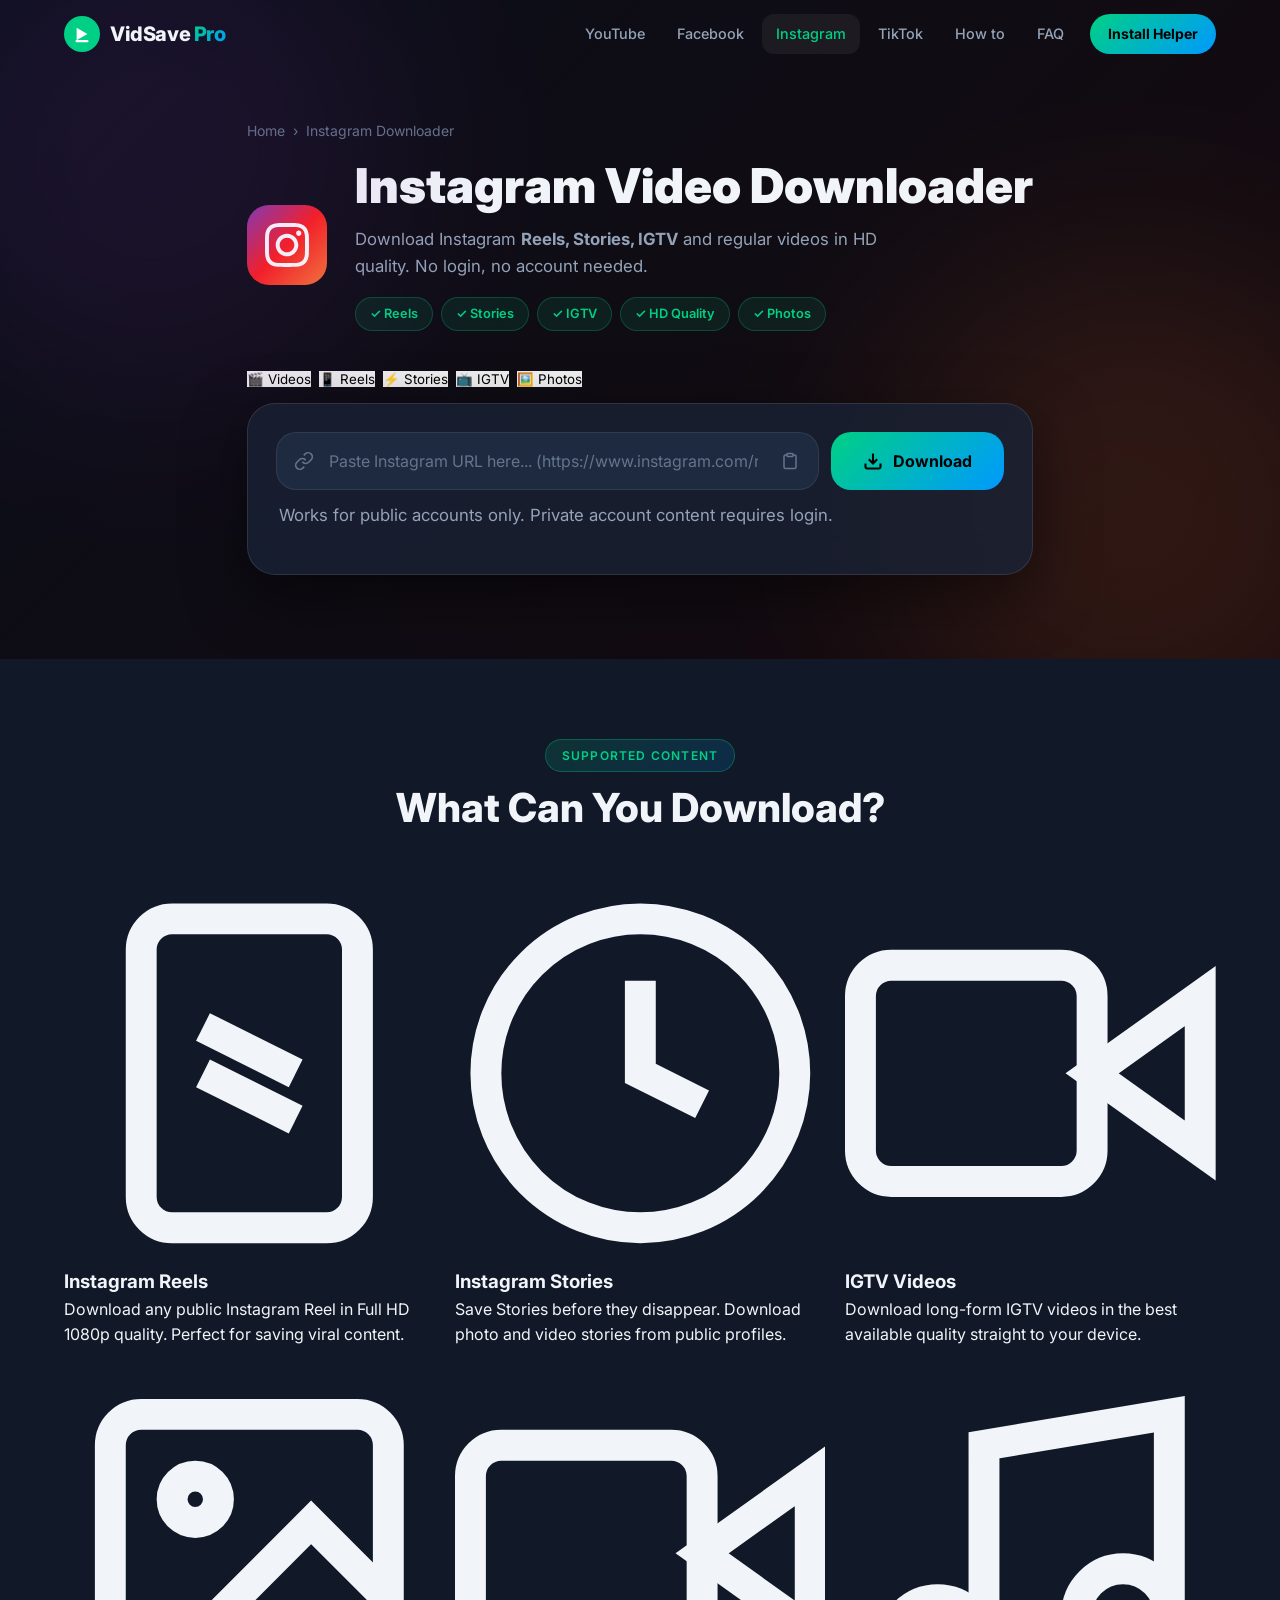
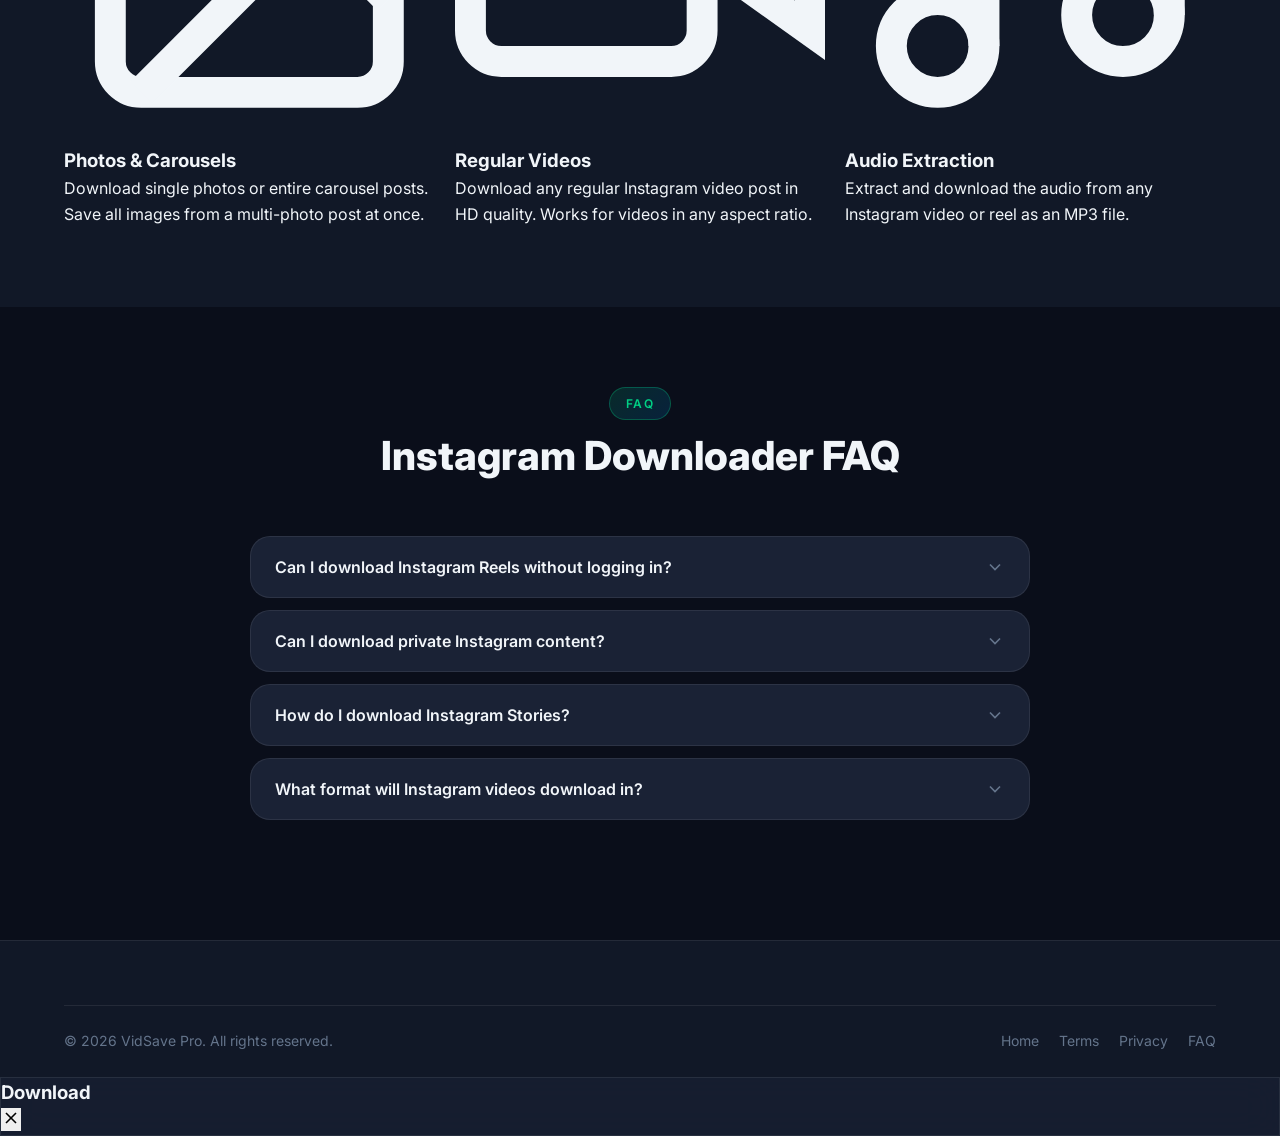
<file: instagram.html>
<!DOCTYPE html>
<html lang="en">
<head>
  <meta charset="UTF-8">
  <meta name="viewport" content="width=device-width, initial-scale=1.0">
  
  <!-- Primary SEO Meta Tags -->
  <title>Instagram Downloader - Download Instagram Reels, Stories, Photos | VidSave Pro</title>
  <meta name="description" content="Save Instagram Reels, Stories, IGTV, Photos, and Videos in high quality HD. Safe, anonymous, and no login required. Free and unlimited downloads.">
  <meta name="keywords" content="instagram downloader, instagram reels download, download instagram stories, instagram photo downloader, save ig reels, instagram story downloader, igtv downloader">
  <meta name="robots" content="index, follow">
  <link rel="canonical" href="https://vidsave.pro/instagram.html">
  
  <!-- Open Graph / Facebook -->
  <meta property="og:type" content="website">
  <meta property="og:url" content="https://vidsave.pro/instagram.html">
  <meta property="og:title" content="Instagram Downloader - Download Reels, Stories, Photos | VidSave Pro">
  <meta property="og:description" content="Free online tool to save Instagram Reels, Stories, Videos, and Photos in HD quality. No login required.">
  <meta property="og:image" content="https://vidsave.pro/assets/favicon.svg">
  <meta property="og:site_name" content="VidSave Pro">

  <!-- Twitter -->
  <meta property="twitter:card" content="summary_large_image">
  <meta property="twitter:url" content="https://vidsave.pro/instagram.html">
  <meta property="twitter:title" content="Instagram Downloader - Download Reels, Stories, Photos | VidSave Pro">
  <meta property="twitter:description" content="Free online tool to save Instagram Reels, Stories, Videos, and Photos in HD quality. No login required.">
  <meta property="twitter:image" content="https://vidsave.pro/assets/favicon.svg">

  <link rel="icon" type="image/svg+xml" href="assets/favicon.svg">
  <link rel="preconnect" href="https://fonts.googleapis.com">
  <link rel="preconnect" href="https://fonts.gstatic.com" crossorigin>
  <link href="https://fonts.googleapis.com/css2?family=Inter:wght@300;400;500;600;700;800;900&display=swap" rel="stylesheet">
  <link rel="stylesheet" href="css/style.css">
  <link rel="stylesheet" href="css/platform.css">

  <!-- JSON-LD Structured Data for WebApplication -->
  <script type="application/ld+json">
  {
    "@context": "https://schema.org",
    "@type": "WebApplication",
    "name": "VidSave Pro Instagram Downloader",
    "url": "https://vidsave.pro/instagram.html",
    "image": "https://vidsave.pro/assets/favicon.svg",
    "description": "Download Instagram Reels, Stories, IGTV, Photos, and Videos in HD for free. Safe and no login required.",
    "applicationCategory": "MultimediaApplication",
    "operatingSystem": "All",
    "browserRequirements": "Requires HTML5 compatible browser",
    "offers": {
      "@type": "Offer",
      "price": "0.00",
      "priceCurrency": "USD"
    }
  }
  </script>
</head>
<body>
  <header class="header" id="header">
    <div class="container header-inner">
      <a href="index.html" class="logo">
        <svg class="logo-icon" viewBox="0 0 40 40" fill="none"><circle cx="20" cy="20" r="20" fill="url(#lg2)"/><path d="M14 13L26 20L14 27V13Z" fill="white"/><path d="M26 28H14" stroke="white" stroke-width="2.5" stroke-linecap="round"/><defs><linearGradient id="lg2" x1="0" y1="0" x2="40" y2="40"><stop stop-color="#00D084"/><stop offset="1" stop-color="#0099FF"/></linearGradient></defs></svg>
        <span class="logo-text">VidSave <span class="logo-pro">Pro</span></span>
      </a>
      <nav class="nav">
        <a href="index.html" class="nav-link">YouTube</a>
        <a href="facebook.html" class="nav-link">Facebook</a>
        <a href="instagram.html" class="nav-link active">Instagram</a>
        <a href="tiktok.html" class="nav-link">TikTok</a>
        <a href="howto.html" class="nav-link">How to</a>
        <a href="faq.html" class="nav-link">FAQ</a>
        <a href="#" class="nav-btn">Install Helper</a>
      </nav>
      <button class="hamburger" id="hamburger"><span></span><span></span><span></span></button>
    </div>
  </header>
  <div class="mobile-menu" id="mobile-menu">
    <a href="index.html" class="mobile-link">YouTube</a>
    <a href="facebook.html" class="mobile-link">Facebook</a>
    <a href="instagram.html" class="mobile-link active">Instagram</a>
    <a href="tiktok.html" class="mobile-link">TikTok</a>
    <a href="howto.html" class="mobile-link">How to Use</a>
    <a href="faq.html" class="mobile-link">FAQ</a>
  </div>

  <main>
    <section class="platform-hero instagram-hero" id="platform-hero">
      <div class="platform-hero-bg">
        <div class="ph-glow ph-glow-1"></div>
        <div class="ph-glow ph-glow-2"></div>
      </div>
      <div class="container">
        <nav class="breadcrumb"><a href="index.html">Home</a><span>›</span><span>Instagram Downloader</span></nav>
        <div class="platform-hero-inner">
          <div class="platform-logo-big instagram-bg">
            <svg viewBox="0 0 24 24" fill="currentColor"><path d="M12 2.163c3.204 0 3.584.012 4.85.07 3.252.148 4.771 1.691 4.919 4.919.058 1.265.069 1.645.069 4.849 0 3.205-.012 3.584-.069 4.849-.149 3.225-1.664 4.771-4.919 4.919-1.266.058-1.644.07-4.85.07-3.204 0-3.584-.012-4.849-.07-3.26-.149-4.771-1.699-4.919-4.92-.058-1.265-.07-1.644-.07-4.849 0-3.204.013-3.583.07-4.849.149-3.227 1.664-4.771 4.919-4.919 1.266-.057 1.645-.069 4.849-.069zm0-2.163c-3.259 0-3.667.014-4.947.072-4.358.2-6.78 2.618-6.98 6.98-.059 1.281-.073 1.689-.073 4.948 0 3.259.014 3.668.072 4.948.2 4.358 2.618 6.78 6.98 6.98 1.281.058 1.689.072 4.948.072 3.259 0 3.668-.014 4.948-.072 4.354-.2 6.782-2.618 6.979-6.98.059-1.28.073-1.689.073-4.948 0-3.259-.014-3.667-.072-4.947-.196-4.354-2.617-6.78-6.979-6.98-1.281-.059-1.69-.073-4.949-.073zm0 5.838c-3.403 0-6.162 2.759-6.162 6.162s2.759 6.163 6.162 6.163 6.162-2.759 6.162-6.163c0-3.403-2.759-6.162-6.162-6.162zm0 10.162c-2.209 0-4-1.79-4-4 0-2.209 1.791-4 4-4s4 1.791 4 4c0 2.21-1.791 4-4 4zm6.406-11.845c-.796 0-1.441.645-1.441 1.44s.645 1.44 1.441 1.44c.795 0 1.439-.645 1.439-1.44s-.644-1.44-1.439-1.44z"/></svg>
          </div>
          <div>
            <h1>Instagram Video Downloader</h1>
            <p>Download Instagram <strong>Reels, Stories, IGTV</strong> and regular videos in HD quality. No login, no account needed.</p>
            <div class="platform-features">
              <span class="pf-badge">✓ Reels</span>
              <span class="pf-badge">✓ Stories</span>
              <span class="pf-badge">✓ IGTV</span>
              <span class="pf-badge">✓ HD Quality</span>
              <span class="pf-badge">✓ Photos</span>
            </div>
          </div>
        </div>

        <!-- Instagram Content Type Tabs -->
        <div class="ig-tabs" id="ig-tabs" style="margin-bottom:16px;display:flex;gap:8px;flex-wrap:wrap">
          <button class="ptab active" data-type="video" id="ig-tab-video">🎬 Videos</button>
          <button class="ptab" data-type="reels" id="ig-tab-reels" onclick="showToast('📱 Paste your Reels URL')">📱 Reels</button>
          <button class="ptab" data-type="stories" id="ig-tab-stories" onclick="showToast('⚡ Paste your Stories URL')">⚡ Stories</button>
          <button class="ptab" data-type="igtv" id="ig-tab-igtv" onclick="showToast('📺 Paste your IGTV URL')">📺 IGTV</button>
          <button class="ptab" data-type="photos" id="ig-tab-photos" onclick="showToast('🖼️ Paste your photo post URL')">🖼️ Photos</button>
        </div>

        <div class="download-box glass" id="download-box">
          <form class="download-form" id="download-form" onsubmit="handleDownload(event)">
            <div class="input-wrap">
              <span class="input-icon"><svg width="20" height="20" viewBox="0 0 24 24" fill="none" stroke="currentColor" stroke-width="2"><path d="M10 13a5 5 0 007.54.54l3-3a5 5 0 00-7.07-7.07l-1.72 1.71"/><path d="M14 11a5 5 0 00-7.54-.54l-3 3a5 5 0 007.07 7.07l1.71-1.71"/></svg></span>
              <input type="url" id="video-url-input" name="url" class="url-input" placeholder="Paste Instagram URL here... (https://www.instagram.com/reel/...)" autocomplete="off">
              <button type="button" class="paste-btn" onclick="pasteFromClipboard()" title="Paste"><svg width="18" height="18" viewBox="0 0 24 24" fill="none" stroke="currentColor" stroke-width="2"><path d="M16 4h2a2 2 0 012 2v14a2 2 0 01-2 2H6a2 2 0 01-2-2V6a2 2 0 012-2h2"/><rect x="8" y="2" width="8" height="4" rx="1"/></svg></button>
            </div>
            <button type="submit" class="download-btn" id="download-submit-btn">
              <svg width="20" height="20" viewBox="0 0 24 24" fill="none" stroke="currentColor" stroke-width="2.5"><path d="M21 15v4a2 2 0 01-2 2H5a2 2 0 01-2-2v-4"/><polyline points="7 10 12 15 17 10"/><line x1="12" y1="15" x2="12" y2="3"/></svg>
              Download
            </button>
          </form>
          <p class="form-note">Works for public accounts only. Private account content requires login.</p>
        </div>

        <div class="results-area" id="results-area" style="display:none">
          <div class="video-info glass" id="video-info"></div>
          <div class="quality-options" id="quality-options"></div>
        </div>
        <div class="loading-area" id="loading-area" style="display:none">
          <div class="spinner"></div>
          <p>Fetching Instagram content...</p>
        </div>
      </div>
    </section>

    <!-- What you can download -->
    <section class="section" style="background:var(--bg-secondary)" id="reels">
      <div class="container">
        <div class="section-header">
          <span class="section-badge">Supported Content</span>
          <h2 class="section-title">What Can You Download?</h2>
        </div>
        <div class="features-grid" style="grid-template-columns:repeat(3,1fr);display:grid;gap:20px">
          <div class="feature-card">
            <div class="feat-icon feat-pink"><svg viewBox="0 0 24 24" fill="none" stroke="currentColor" stroke-width="2"><rect x="5" y="2" width="14" height="20" rx="2"/><line x1="9" y1="9" x2="15" y2="12"/><line x1="9" y1="12" x2="15" y2="15"/></svg></div>
            <h3>Instagram Reels</h3>
            <p>Download any public Instagram Reel in Full HD 1080p quality. Perfect for saving viral content.</p>
          </div>
          <div class="feature-card">
            <div class="feat-icon feat-purple"><svg viewBox="0 0 24 24" fill="none" stroke="currentColor" stroke-width="2"><circle cx="12" cy="12" r="10"/><polyline points="12 6 12 12 16 14"/></svg></div>
            <h3 id="stories">Instagram Stories</h3>
            <p>Save Stories before they disappear. Download photo and video stories from public profiles.</p>
          </div>
          <div class="feature-card">
            <div class="feat-icon feat-teal"><svg viewBox="0 0 24 24" fill="none" stroke="currentColor" stroke-width="2"><polygon points="23 7 16 12 23 17 23 7"/><rect x="1" y="5" width="15" height="14" rx="2"/></svg></div>
            <h3>IGTV Videos</h3>
            <p>Download long-form IGTV videos in the best available quality straight to your device.</p>
          </div>
          <div class="feature-card">
            <div class="feat-icon feat-blue"><svg viewBox="0 0 24 24" fill="none" stroke="currentColor" stroke-width="2"><rect x="3" y="3" width="18" height="18" rx="2"/><circle cx="8.5" cy="8.5" r="1.5"/><polyline points="21 15 16 10 5 21"/></svg></div>
            <h3>Photos & Carousels</h3>
            <p>Download single photos or entire carousel posts. Save all images from a multi-photo post at once.</p>
          </div>
          <div class="feature-card">
            <div class="feat-icon feat-green"><svg viewBox="0 0 24 24" fill="none" stroke="currentColor" stroke-width="2"><polygon points="23 7 16 12 23 17 23 7"/><rect x="1" y="5" width="15" height="14" rx="2"/></svg></div>
            <h3>Regular Videos</h3>
            <p>Download any regular Instagram video post in HD quality. Works for videos in any aspect ratio.</p>
          </div>
          <div class="feature-card">
            <div class="feat-icon feat-orange"><svg viewBox="0 0 24 24" fill="none" stroke="currentColor" stroke-width="2"><path d="M9 18V5l12-2v13"/><circle cx="6" cy="18" r="3"/><circle cx="18" cy="16" r="3"/></svg></div>
            <h3>Audio Extraction</h3>
            <p>Extract and download the audio from any Instagram video or reel as an MP3 file.</p>
          </div>
        </div>
      </div>
    </section>

    <section class="section">
      <div class="container">
        <div class="section-header">
          <span class="section-badge">FAQ</span>
          <h2 class="section-title">Instagram Downloader FAQ</h2>
        </div>
        <div class="faq-list">
          <div class="faq-item"><button class="faq-question" onclick="toggleFaq(this)"><span>Can I download Instagram Reels without logging in?</span><svg class="faq-arrow" viewBox="0 0 24 24" fill="none" stroke="currentColor" stroke-width="2"><polyline points="6 9 12 15 18 9"/></svg></button><div class="faq-answer"><p>Yes! For public accounts, you can download Reels, videos, and photos without logging in. Simply paste the URL and download.</p></div></div>
          <div class="faq-item"><button class="faq-question" onclick="toggleFaq(this)"><span>Can I download private Instagram content?</span><svg class="faq-arrow" viewBox="0 0 24 24" fill="none" stroke="currentColor" stroke-width="2"><polyline points="6 9 12 15 18 9"/></svg></button><div class="faq-answer"><p>No, we respect Instagram's privacy settings. Private account content cannot be downloaded without the account holder's permission.</p></div></div>
          <div class="faq-item"><button class="faq-question" onclick="toggleFaq(this)"><span>How do I download Instagram Stories?</span><svg class="faq-arrow" viewBox="0 0 24 24" fill="none" stroke="currentColor" stroke-width="2"><polyline points="6 9 12 15 18 9"/></svg></button><div class="faq-answer"><p>Copy the Instagram profile URL of the public account whose stories you want to save, paste it here, and our tool will show available stories for download.</p></div></div>
          <div class="faq-item"><button class="faq-question" onclick="toggleFaq(this)"><span>What format will Instagram videos download in?</span><svg class="faq-arrow" viewBox="0 0 24 24" fill="none" stroke="currentColor" stroke-width="2"><polyline points="6 9 12 15 18 9"/></svg></button><div class="faq-answer"><p>Instagram videos download as MP4 files, which are compatible with all devices and media players. Photos download as JPG files in full resolution.</p></div></div>
        </div>
      </div>
    </section>
  </main>

  <footer class="footer"><div class="container"><div class="footer-bottom" style="padding:24px 0;border-top:1px solid var(--border)"><p class="footer-copy">© 2026 VidSave Pro. All rights reserved.</p><div class="footer-bottom-links"><a href="index.html">Home</a><a href="terms.html">Terms</a><a href="privacy.html">Privacy</a><a href="faq.html">FAQ</a></div></div></div></footer>

  <div class="modal-overlay" id="download-modal"><div class="modal-box glass"><div class="modal-header"><h3 id="modal-title">Download</h3><button class="modal-close" onclick="closeModal()" id="modal-close-btn"><svg width="20" height="20" viewBox="0 0 24 24" fill="none" stroke="currentColor" stroke-width="2"><line x1="18" y1="6" x2="6" y2="18"/><line x1="6" y1="6" x2="18" y2="18"/></svg></button></div><div id="modal-body"></div></div></div>
  <button class="back-to-top" id="back-to-top" onclick="scrollToTop()"><svg viewBox="0 0 24 24" fill="none" stroke="currentColor" stroke-width="2.5"><polyline points="18 15 12 9 6 15"/></svg></button>
  <div class="toast" id="toast"></div>
  <script>window.currentPlatform = 'instagram';</script>
  <script src="js/main.js"></script>
  <script src="js/downloader.js"></script>
</body>
</html>
</file>
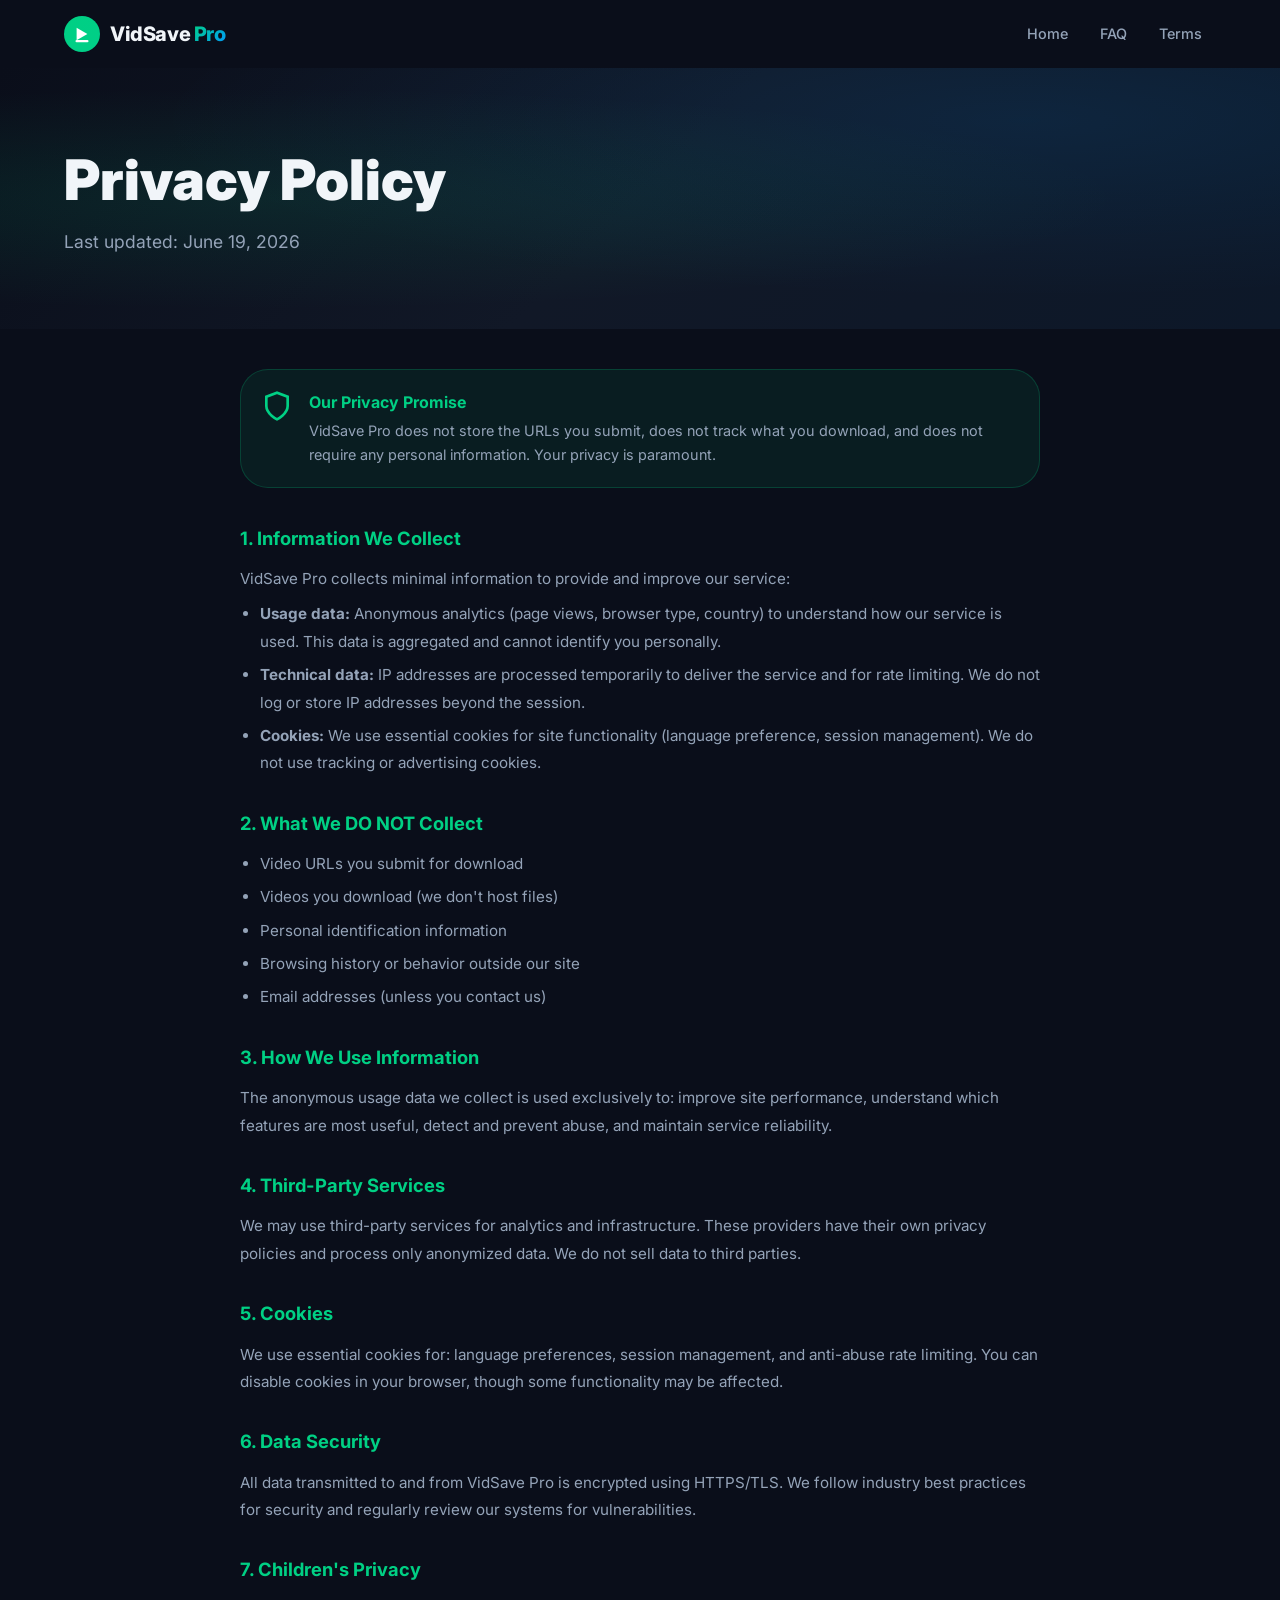
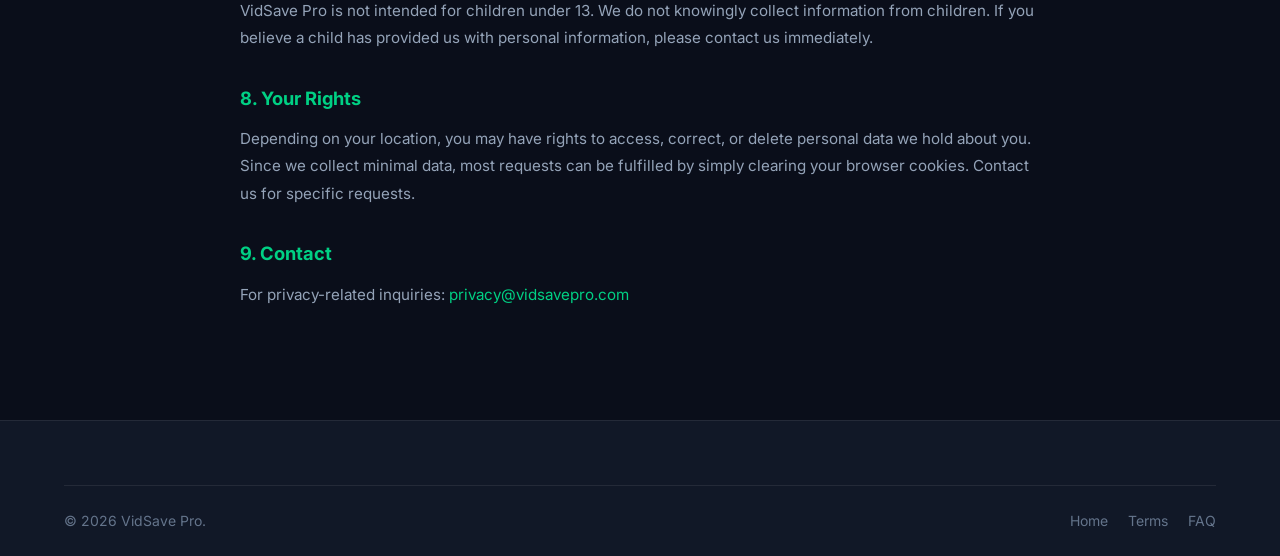
<file: privacy.html>
<!DOCTYPE html>
<html lang="en">
<head>
  <meta charset="UTF-8">
  <meta name="viewport" content="width=device-width, initial-scale=1.0">
  
  <!-- Primary SEO Meta Tags -->
  <title>Privacy Policy - VidSave Pro</title>
  <meta name="description" content="Read the VidSave Pro Privacy Policy. Learn how we protect your user data, use cookies, and ensure a safe downloading experience.">
  <meta name="robots" content="index, follow">
  <link rel="canonical" href="https://vidsave.pro/privacy.html">

  <link rel="icon" type="image/svg+xml" href="assets/favicon.svg">
  <link rel="preconnect" href="https://fonts.googleapis.com">
  <link rel="preconnect" href="https://fonts.gstatic.com" crossorigin>
  <link href="https://fonts.googleapis.com/css2?family=Inter:wght@300;400;500;600;700;800;900&display=swap" rel="stylesheet">
  <link rel="stylesheet" href="css/style.css">
</head>
<body>
  <header class="header scrolled" id="header">
    <div class="container header-inner">
      <a href="index.html" class="logo">
        <svg class="logo-icon" viewBox="0 0 40 40" fill="none"><circle cx="20" cy="20" r="20" fill="url(#lgp)"/><path d="M14 13L26 20L14 27V13Z" fill="white"/><path d="M26 28H14" stroke="white" stroke-width="2.5" stroke-linecap="round"/><defs><linearGradient id="lgp" x1="0" y1="0" x2="40" y2="40"><stop stop-color="#00D084"/><stop offset="1" stop-color="#0099FF"/></linearGradient></defs></svg>
        <span class="logo-text">VidSave <span class="logo-pro">Pro</span></span>
      </a>
      <nav class="nav">
        <a href="index.html" class="nav-link">Home</a>
        <a href="faq.html" class="nav-link">FAQ</a>
        <a href="terms.html" class="nav-link">Terms</a>
      </nav>
    </div>
  </header>

  <main style="padding-top:68px">
    <section class="page-hero" style="padding:80px 0 40px">
      <div class="container">
        <h1>Privacy Policy</h1>
        <p>Last updated: June 19, 2026</p>
      </div>
    </section>
    <section class="section" style="padding-top:40px">
      <div class="container">
        <div class="legal-doc">
          <div class="privacy-highlight"><svg viewBox="0 0 24 24" fill="none" stroke="currentColor" stroke-width="2"><path d="M12 22s8-4 8-10V5l-8-3-8 3v7c0 6 8 10 8 10z"/></svg><div><strong>Our Privacy Promise</strong><p>VidSave Pro does not store the URLs you submit, does not track what you download, and does not require any personal information. Your privacy is paramount.</p></div></div>
          <div class="legal-section"><h2>1. Information We Collect</h2><p>VidSave Pro collects minimal information to provide and improve our service:</p><ul><li><strong>Usage data:</strong> Anonymous analytics (page views, browser type, country) to understand how our service is used. This data is aggregated and cannot identify you personally.</li><li><strong>Technical data:</strong> IP addresses are processed temporarily to deliver the service and for rate limiting. We do not log or store IP addresses beyond the session.</li><li><strong>Cookies:</strong> We use essential cookies for site functionality (language preference, session management). We do not use tracking or advertising cookies.</li></ul></div>
          <div class="legal-section"><h2>2. What We DO NOT Collect</h2><ul><li>Video URLs you submit for download</li><li>Videos you download (we don't host files)</li><li>Personal identification information</li><li>Browsing history or behavior outside our site</li><li>Email addresses (unless you contact us)</li></ul></div>
          <div class="legal-section"><h2>3. How We Use Information</h2><p>The anonymous usage data we collect is used exclusively to: improve site performance, understand which features are most useful, detect and prevent abuse, and maintain service reliability.</p></div>
          <div class="legal-section"><h2>4. Third-Party Services</h2><p>We may use third-party services for analytics and infrastructure. These providers have their own privacy policies and process only anonymized data. We do not sell data to third parties.</p></div>
          <div class="legal-section"><h2>5. Cookies</h2><p>We use essential cookies for: language preferences, session management, and anti-abuse rate limiting. You can disable cookies in your browser, though some functionality may be affected.</p></div>
          <div class="legal-section"><h2>6. Data Security</h2><p>All data transmitted to and from VidSave Pro is encrypted using HTTPS/TLS. We follow industry best practices for security and regularly review our systems for vulnerabilities.</p></div>
          <div class="legal-section"><h2>7. Children's Privacy</h2><p>VidSave Pro is not intended for children under 13. We do not knowingly collect information from children. If you believe a child has provided us with personal information, please contact us immediately.</p></div>
          <div class="legal-section"><h2>8. Your Rights</h2><p>Depending on your location, you may have rights to access, correct, or delete personal data we hold about you. Since we collect minimal data, most requests can be fulfilled by simply clearing your browser cookies. Contact us for specific requests.</p></div>
          <div class="legal-section"><h2>9. Contact</h2><p>For privacy-related inquiries: <a href="mailto:privacy@vidsavepro.com">privacy@vidsavepro.com</a></p></div>
        </div>
      </div>
    </section>
  </main>

  <footer class="footer"><div class="container"><div class="footer-bottom" style="padding:24px 0;border-top:1px solid var(--border)"><p class="footer-copy">© 2026 VidSave Pro.</p><div class="footer-bottom-links"><a href="index.html">Home</a><a href="terms.html">Terms</a><a href="faq.html">FAQ</a></div></div></div></footer>

  <style>
    .legal-doc { max-width: 800px; margin: 0 auto; }
    .privacy-highlight { display: flex; gap: 16px; align-items: flex-start; padding: 20px; background: rgba(0,208,132,0.08); border: 1px solid rgba(0,208,132,0.2); border-radius: var(--radius-xl); margin-bottom: 36px; }
    .privacy-highlight svg { width: 32px; height: 32px; color: var(--primary); flex-shrink: 0; }
    .privacy-highlight strong { display: block; font-size: 1rem; margin-bottom: 4px; color: var(--primary); }
    .privacy-highlight p { font-size: 0.9rem; color: var(--text-secondary); line-height: 1.65; margin: 0; }
    .legal-section { margin-bottom: 32px; }
    .legal-section h2 { font-size: 1.15rem; font-weight: 700; margin-bottom: 12px; color: var(--primary); }
    .legal-section p, .legal-section li { color: var(--text-secondary); line-height: 1.8; font-size: 0.95rem; }
    .legal-section ul { padding-left: 20px; margin-top: 8px; }
    .legal-section ul li { margin-bottom: 6px; }
  </style>
  <script src="js/main.js"></script>
</body>
</html>
</file>
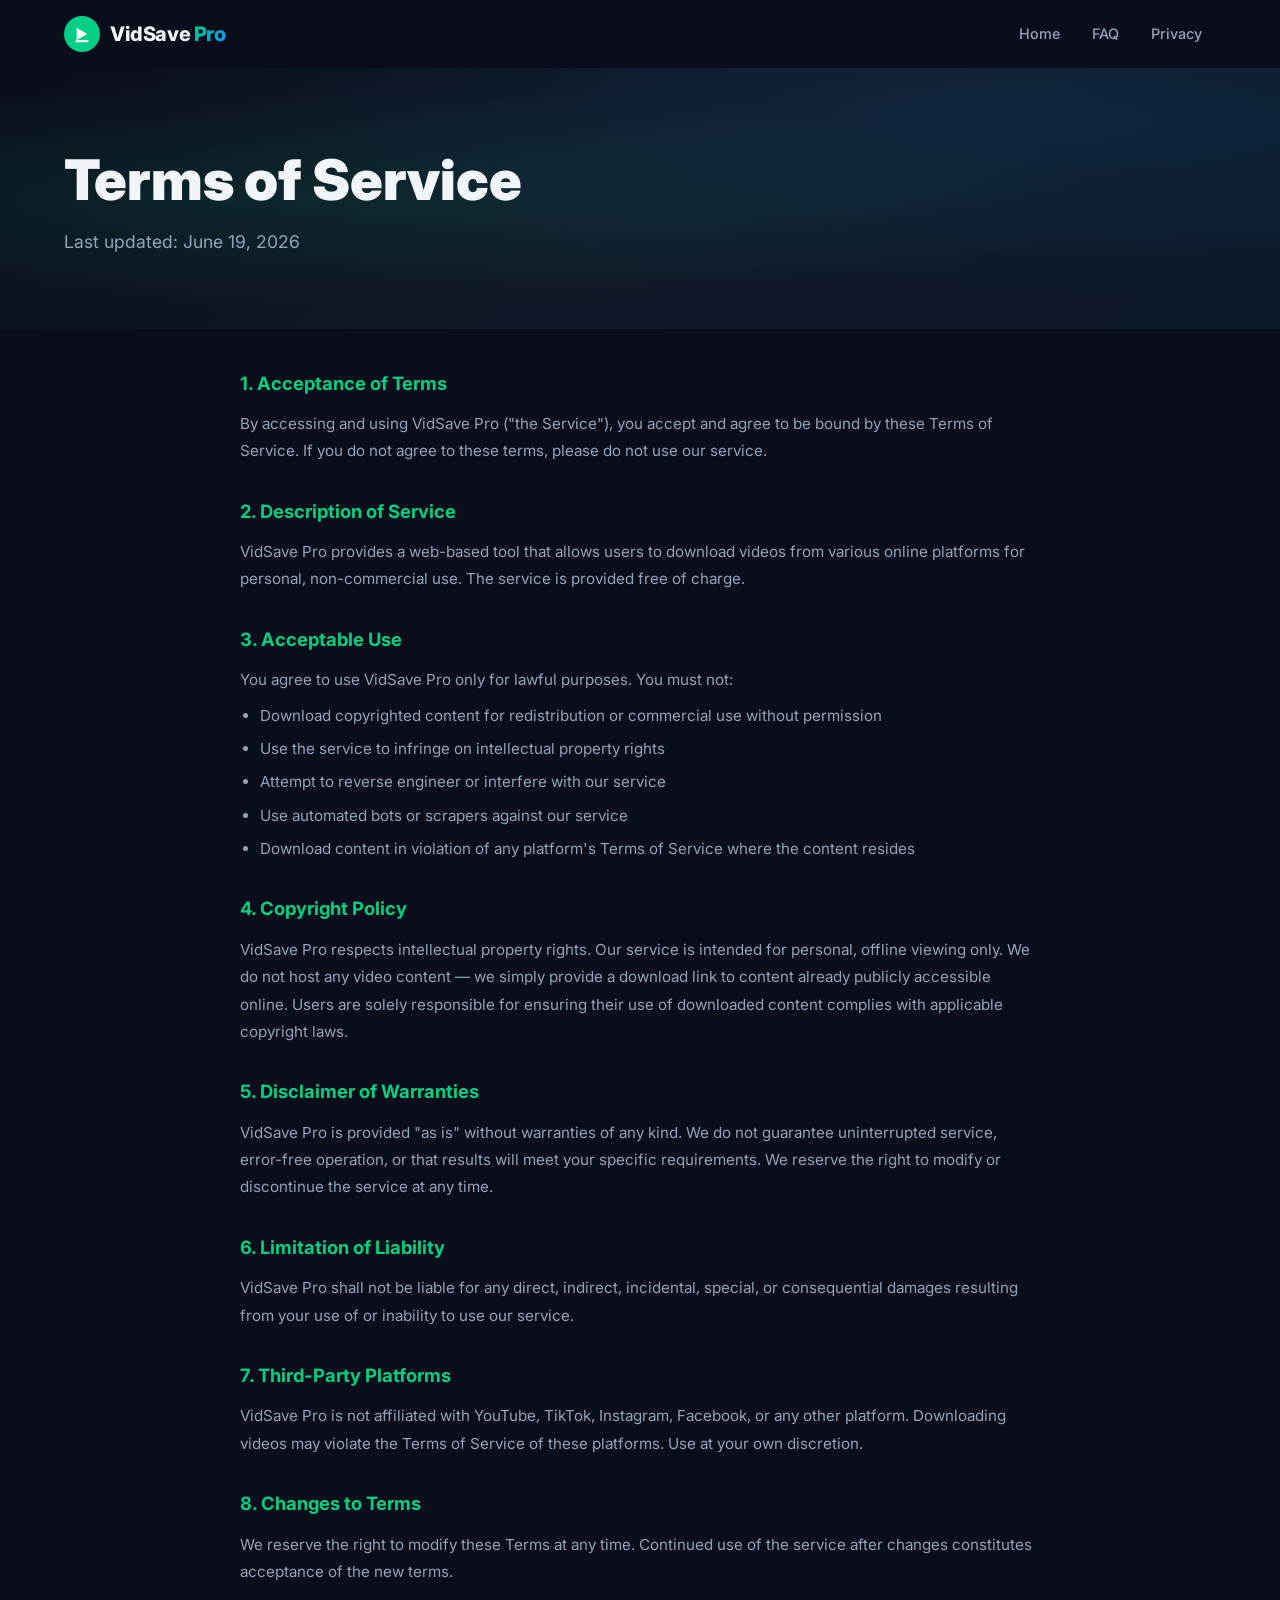
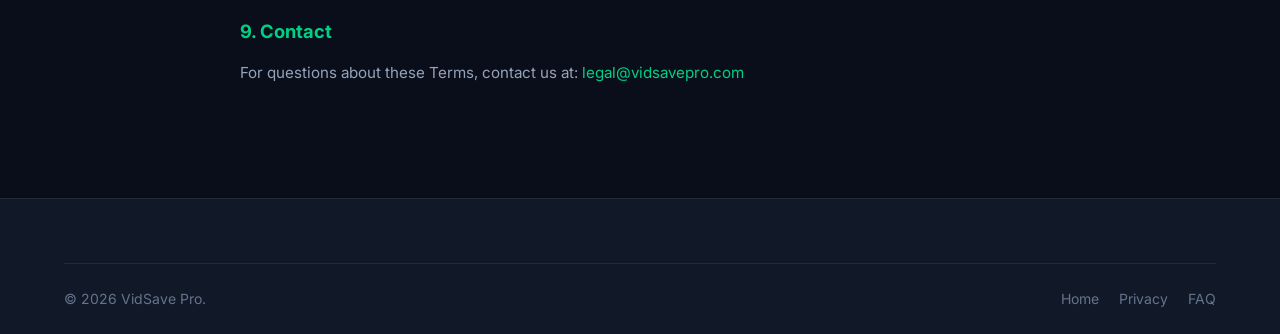
<file: terms.html>
<!DOCTYPE html>
<html lang="en">
<head>
  <meta charset="UTF-8">
  <meta name="viewport" content="width=device-width, initial-scale=1.0">
  
  <!-- Primary SEO Meta Tags -->
  <title>Terms of Service - VidSave Pro</title>
  <meta name="description" content="Read the VidSave Pro Terms of Service. Review acceptable use guidelines, disclaimer of warranties, and copyright policies.">
  <meta name="robots" content="index, follow">
  <link rel="canonical" href="https://vidsave.pro/terms.html">

  <link rel="icon" type="image/svg+xml" href="assets/favicon.svg">
  <link rel="preconnect" href="https://fonts.googleapis.com">
  <link rel="preconnect" href="https://fonts.gstatic.com" crossorigin>
  <link href="https://fonts.googleapis.com/css2?family=Inter:wght@300;400;500;600;700;800;900&display=swap" rel="stylesheet">
  <link rel="stylesheet" href="css/style.css">
</head>
<body>
  <header class="header scrolled" id="header">
    <div class="container header-inner">
      <a href="index.html" class="logo">
        <svg class="logo-icon" viewBox="0 0 40 40" fill="none"><circle cx="20" cy="20" r="20" fill="url(#lgt)"/><path d="M14 13L26 20L14 27V13Z" fill="white"/><path d="M26 28H14" stroke="white" stroke-width="2.5" stroke-linecap="round"/><defs><linearGradient id="lgt" x1="0" y1="0" x2="40" y2="40"><stop stop-color="#00D084"/><stop offset="1" stop-color="#0099FF"/></linearGradient></defs></svg>
        <span class="logo-text">VidSave <span class="logo-pro">Pro</span></span>
      </a>
      <nav class="nav">
        <a href="index.html" class="nav-link">Home</a>
        <a href="faq.html" class="nav-link">FAQ</a>
        <a href="privacy.html" class="nav-link">Privacy</a>
      </nav>
    </div>
  </header>

  <main style="padding-top:68px">
    <section class="page-hero" style="padding:80px 0 40px">
      <div class="container">
        <h1>Terms of Service</h1>
        <p>Last updated: June 19, 2026</p>
      </div>
    </section>
    <section class="section" style="padding-top:40px">
      <div class="container">
        <div class="legal-doc">
          <div class="legal-section"><h2>1. Acceptance of Terms</h2><p>By accessing and using VidSave Pro ("the Service"), you accept and agree to be bound by these Terms of Service. If you do not agree to these terms, please do not use our service.</p></div>
          <div class="legal-section"><h2>2. Description of Service</h2><p>VidSave Pro provides a web-based tool that allows users to download videos from various online platforms for personal, non-commercial use. The service is provided free of charge.</p></div>
          <div class="legal-section"><h2>3. Acceptable Use</h2><p>You agree to use VidSave Pro only for lawful purposes. You must not:</p><ul><li>Download copyrighted content for redistribution or commercial use without permission</li><li>Use the service to infringe on intellectual property rights</li><li>Attempt to reverse engineer or interfere with our service</li><li>Use automated bots or scrapers against our service</li><li>Download content in violation of any platform's Terms of Service where the content resides</li></ul></div>
          <div class="legal-section"><h2>4. Copyright Policy</h2><p>VidSave Pro respects intellectual property rights. Our service is intended for personal, offline viewing only. We do not host any video content — we simply provide a download link to content already publicly accessible online. Users are solely responsible for ensuring their use of downloaded content complies with applicable copyright laws.</p></div>
          <div class="legal-section"><h2>5. Disclaimer of Warranties</h2><p>VidSave Pro is provided "as is" without warranties of any kind. We do not guarantee uninterrupted service, error-free operation, or that results will meet your specific requirements. We reserve the right to modify or discontinue the service at any time.</p></div>
          <div class="legal-section"><h2>6. Limitation of Liability</h2><p>VidSave Pro shall not be liable for any direct, indirect, incidental, special, or consequential damages resulting from your use of or inability to use our service.</p></div>
          <div class="legal-section"><h2>7. Third-Party Platforms</h2><p>VidSave Pro is not affiliated with YouTube, TikTok, Instagram, Facebook, or any other platform. Downloading videos may violate the Terms of Service of these platforms. Use at your own discretion.</p></div>
          <div class="legal-section"><h2>8. Changes to Terms</h2><p>We reserve the right to modify these Terms at any time. Continued use of the service after changes constitutes acceptance of the new terms.</p></div>
          <div class="legal-section"><h2>9. Contact</h2><p>For questions about these Terms, contact us at: <a href="mailto:legal@vidsavepro.com">legal@vidsavepro.com</a></p></div>
        </div>
      </div>
    </section>
  </main>

  <footer class="footer"><div class="container"><div class="footer-bottom" style="padding:24px 0;border-top:1px solid var(--border)"><p class="footer-copy">© 2026 VidSave Pro.</p><div class="footer-bottom-links"><a href="index.html">Home</a><a href="privacy.html">Privacy</a><a href="faq.html">FAQ</a></div></div></div></footer>

  <style>
    .legal-doc { max-width: 800px; margin: 0 auto; }
    .legal-section { margin-bottom: 32px; }
    .legal-section h2 { font-size: 1.15rem; font-weight: 700; margin-bottom: 12px; color: var(--primary); }
    .legal-section p, .legal-section li { color: var(--text-secondary); line-height: 1.8; font-size: 0.95rem; }
    .legal-section ul { padding-left: 20px; margin-top: 8px; }
    .legal-section ul li { margin-bottom: 6px; }
  </style>
  <script src="js/main.js"></script>
</body>
</html>
</file>
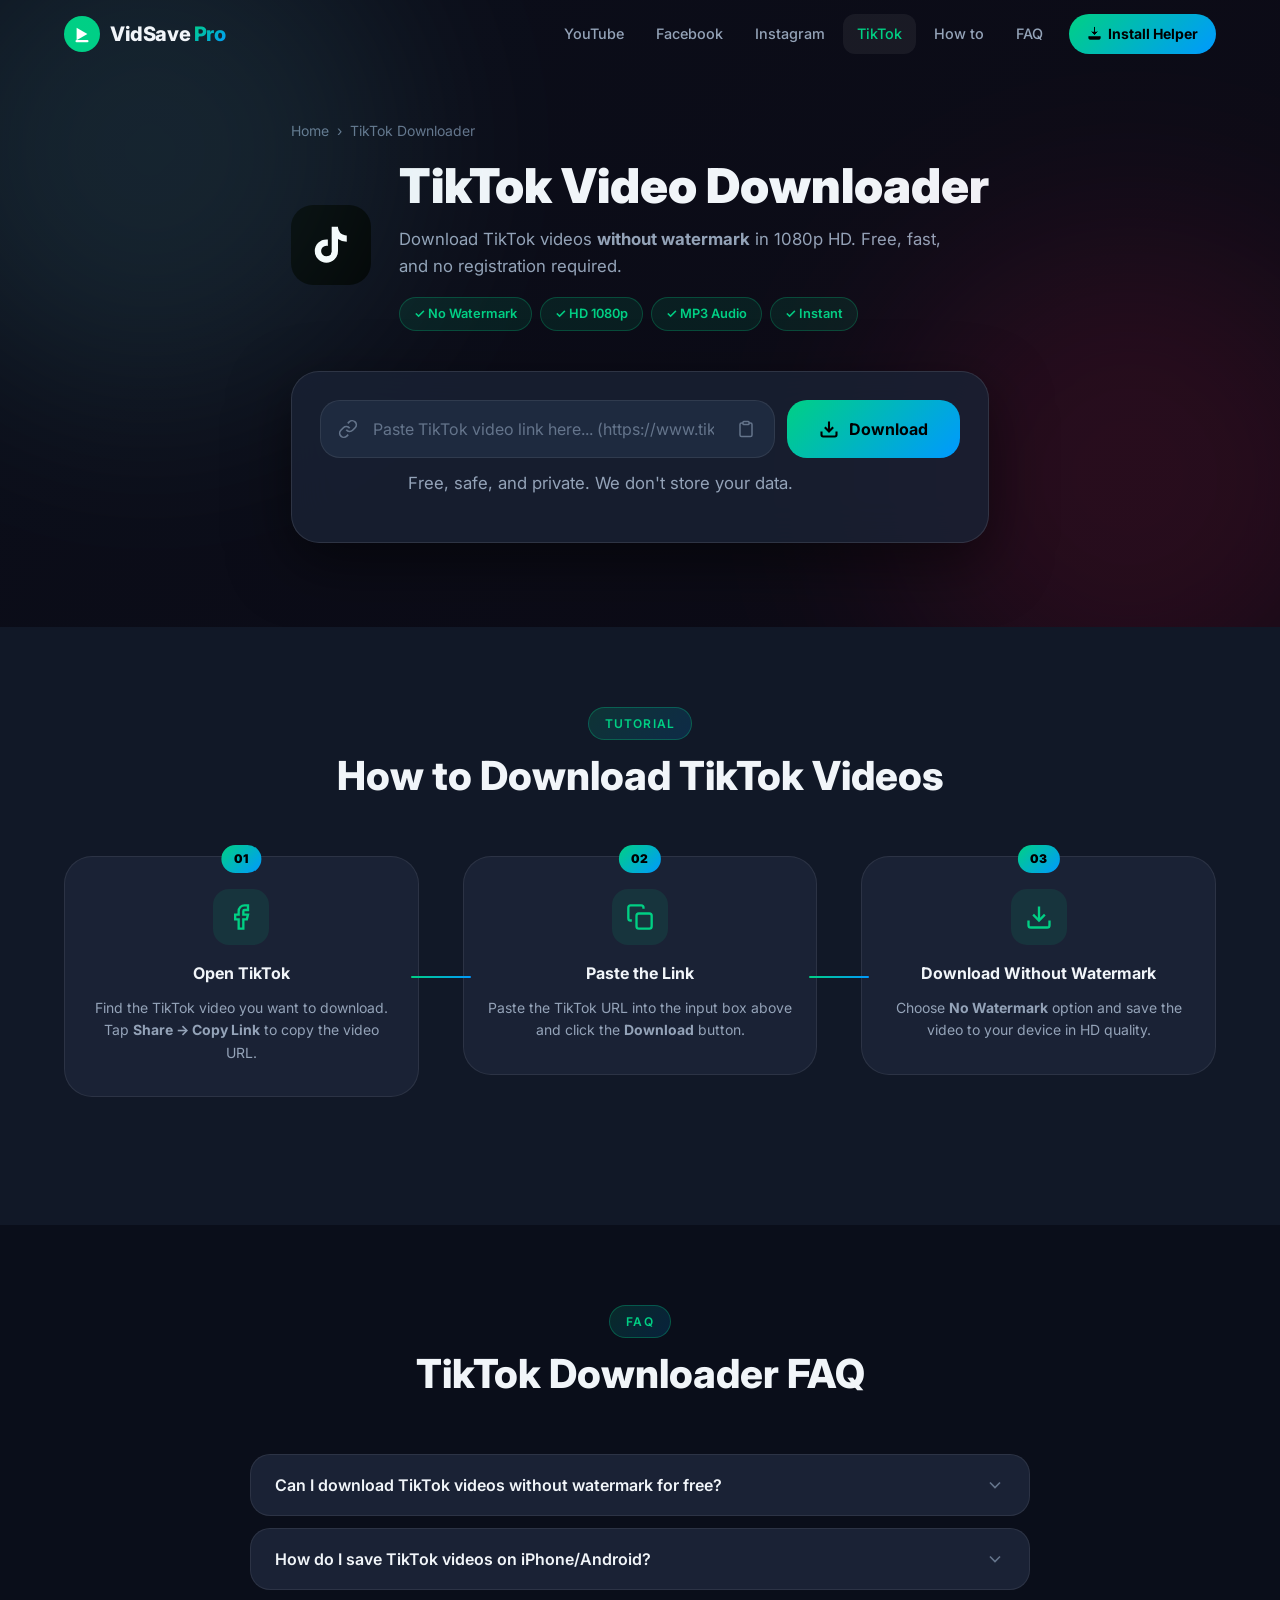
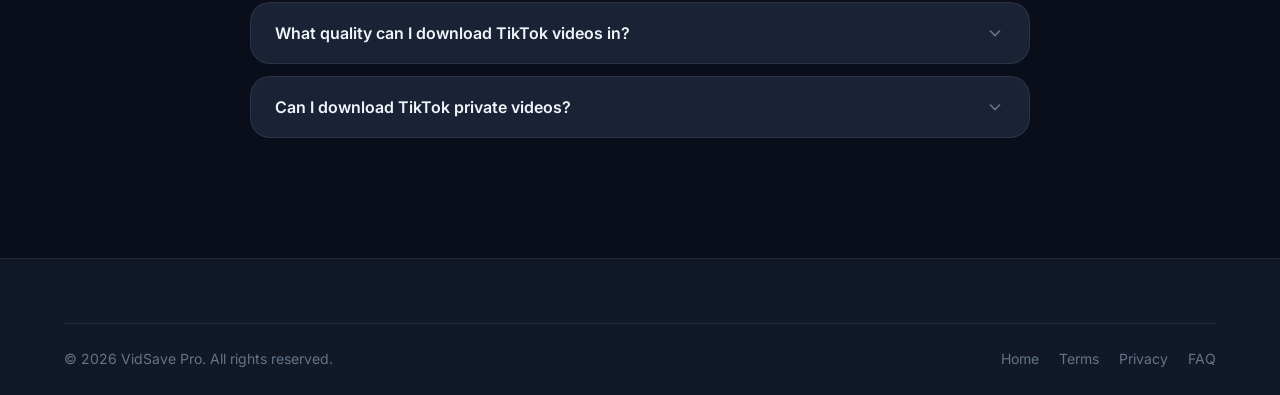
<file: tiktok.html>
<!DOCTYPE html>
<html lang="en">
<head>
  <meta charset="UTF-8">
  <meta name="viewport" content="width=device-width, initial-scale=1.0">
  
  <!-- Primary SEO Meta Tags -->
  <title>TikTok Downloader - Download TikTok Video Without Watermark | VidSave Pro</title>
  <meta name="description" content="Download TikTok videos without watermark in HD MP4 for free. Convert TikTok to MP3 instantly. No registration, unlimited downloads, works on mobile & PC.">
  <meta name="keywords" content="tiktok downloader, tiktok video download, save tiktok, download tiktok without watermark, tiktok no watermark, tiktok to mp3, tiktok mp3 converter">
  <meta name="robots" content="index, follow">
  <link rel="canonical" href="https://vidsave.pro/tiktok.html">
  
  <!-- Open Graph / Facebook -->
  <meta property="og:type" content="website">
  <meta property="og:url" content="https://vidsave.pro/tiktok.html">
  <meta property="og:title" content="TikTok Downloader - Download TikTok Video Without Watermark">
  <meta property="og:description" content="Free online tool to save TikTok videos without watermark in HD MP4 or convert to MP3 instantly.">
  <meta property="og:image" content="https://vidsave.pro/assets/favicon.svg">
  <meta property="og:site_name" content="VidSave Pro">

  <!-- Twitter -->
  <meta property="twitter:card" content="summary_large_image">
  <meta property="twitter:url" content="https://vidsave.pro/tiktok.html">
  <meta property="twitter:title" content="TikTok Downloader - Download TikTok Video Without Watermark">
  <meta property="twitter:description" content="Free online tool to save TikTok videos without watermark in HD MP4 or convert to MP3 instantly.">
  <meta property="twitter:image" content="https://vidsave.pro/assets/favicon.svg">

  <link rel="icon" type="image/svg+xml" href="assets/favicon.svg">
  <link rel="preconnect" href="https://fonts.googleapis.com">
  <link rel="preconnect" href="https://fonts.gstatic.com" crossorigin>
  <link href="https://fonts.googleapis.com/css2?family=Inter:wght@300;400;500;600;700;800;900&display=swap" rel="stylesheet">
  <link rel="stylesheet" href="css/style.css">
  <link rel="stylesheet" href="css/platform.css">

  <!-- JSON-LD Structured Data for WebApplication -->
  <script type="application/ld+json">
  {
    "@context": "https://schema.org",
    "@type": "WebApplication",
    "name": "VidSave Pro TikTok Downloader",
    "url": "https://vidsave.pro/tiktok.html",
    "image": "https://vidsave.pro/assets/favicon.svg",
    "description": "Download TikTok videos without watermark in HD MP4 or convert to MP3 for free. Safe and anonymous.",
    "applicationCategory": "MultimediaApplication",
    "operatingSystem": "All",
    "browserRequirements": "Requires HTML5 compatible browser",
    "offers": {
      "@type": "Offer",
      "price": "0.00",
      "priceCurrency": "USD"
    }
  }
  </script>
</head>
<body>
  <header class="header" id="header">
    <div class="container header-inner">
      <a href="index.html" class="logo" id="logo-link">
        <svg class="logo-icon" viewBox="0 0 40 40" fill="none">
          <circle cx="20" cy="20" r="20" fill="url(#lg1)"/>
          <path d="M14 13L26 20L14 27V13Z" fill="white"/>
          <path d="M26 28H14" stroke="white" stroke-width="2.5" stroke-linecap="round"/>
          <defs><linearGradient id="lg1" x1="0" y1="0" x2="40" y2="40"><stop stop-color="#00D084"/><stop offset="1" stop-color="#0099FF"/></linearGradient></defs>
        </svg>
        <span class="logo-text">VidSave <span class="logo-pro">Pro</span></span>
      </a>
      <nav class="nav">
        <a href="index.html" class="nav-link" id="nav-youtube">YouTube</a>
        <a href="facebook.html" class="nav-link" id="nav-facebook">Facebook</a>
        <a href="instagram.html" class="nav-link" id="nav-instagram">Instagram</a>
        <a href="tiktok.html" class="nav-link active" id="nav-tiktok">TikTok</a>
        <a href="howto.html" class="nav-link" id="nav-howto">How to</a>
        <a href="faq.html" class="nav-link" id="nav-faq">FAQ</a>
        <a href="#" class="nav-btn" id="nav-install">
          <svg width="16" height="16" viewBox="0 0 16 16" fill="currentColor"><path d="M8 1v8M5 6l3 3 3-3M2 11v2a1 1 0 001 1h10a1 1 0 001-1v-2"/></svg>
          Install Helper
        </a>
      </nav>
      <button class="hamburger" id="hamburger"><span></span><span></span><span></span></button>
    </div>
  </header>

  <div class="mobile-menu" id="mobile-menu">
    <a href="index.html" class="mobile-link">YouTube</a>
    <a href="facebook.html" class="mobile-link">Facebook</a>
    <a href="instagram.html" class="mobile-link">Instagram</a>
    <a href="tiktok.html" class="mobile-link active">TikTok</a>
    <a href="howto.html" class="mobile-link">How to Use</a>
    <a href="faq.html" class="mobile-link">FAQ</a>
  </div>

  <main>
    <!-- Hero -->
    <section class="platform-hero tiktok-hero" id="platform-hero">
      <div class="platform-hero-bg">
        <div class="ph-glow ph-glow-1"></div>
        <div class="ph-glow ph-glow-2"></div>
      </div>
      <div class="container">
        <nav class="breadcrumb">
          <a href="index.html">Home</a><span>›</span><span>TikTok Downloader</span>
        </nav>
        <div class="platform-hero-inner">
          <div class="platform-logo-big tiktok-bg">
            <svg viewBox="0 0 24 24" fill="currentColor"><path d="M19.59 6.69a4.83 4.83 0 01-3.77-4.25V2h-3.45v13.67a2.89 2.89 0 01-2.88 2.5 2.89 2.89 0 01-2.89-2.89 2.89 2.89 0 012.89-2.89c.28 0 .54.04.79.1V9.01a6.33 6.33 0 00-.79-.05 6.34 6.34 0 00-6.34 6.34 6.34 6.34 0 006.34 6.34 6.34 6.34 0 006.33-6.34V8.69a8.18 8.18 0 004.78 1.53V6.77a4.85 4.85 0 01-1.01-.08z"/></svg>
          </div>
          <div>
            <h1>TikTok Video Downloader</h1>
            <p>Download TikTok videos <strong>without watermark</strong> in 1080p HD. Free, fast, and no registration required.</p>
            <div class="platform-features">
              <span class="pf-badge">✓ No Watermark</span>
              <span class="pf-badge">✓ HD 1080p</span>
              <span class="pf-badge">✓ MP3 Audio</span>
              <span class="pf-badge">✓ Instant</span>
            </div>
          </div>
        </div>

        <!-- Download Box -->
        <div class="download-box glass" id="download-box">
          <form class="download-form" id="download-form" onsubmit="handleDownload(event)">
            <div class="input-wrap">
              <span class="input-icon">
                <svg width="20" height="20" viewBox="0 0 24 24" fill="none" stroke="currentColor" stroke-width="2"><path d="M10 13a5 5 0 007.54.54l3-3a5 5 0 00-7.07-7.07l-1.72 1.71"/><path d="M14 11a5 5 0 00-7.54-.54l-3 3a5 5 0 007.07 7.07l1.71-1.71"/></svg>
              </span>
              <input type="url" id="video-url-input" name="url" class="url-input" placeholder="Paste TikTok video link here... (https://www.tiktok.com/@user/video/...)" autocomplete="off">
              <button type="button" class="paste-btn" onclick="pasteFromClipboard()" title="Paste">
                <svg width="18" height="18" viewBox="0 0 24 24" fill="none" stroke="currentColor" stroke-width="2"><path d="M16 4h2a2 2 0 012 2v14a2 2 0 01-2 2H6a2 2 0 01-2-2V6a2 2 0 012-2h2"/><rect x="8" y="2" width="8" height="4" rx="1"/></svg>
              </button>
            </div>
            <button type="submit" class="download-btn" id="download-submit-btn">
              <svg width="20" height="20" viewBox="0 0 24 24" fill="none" stroke="currentColor" stroke-width="2.5"><path d="M21 15v4a2 2 0 01-2 2H5a2 2 0 01-2-2v-4"/><polyline points="7 10 12 15 17 10"/><line x1="12" y1="15" x2="12" y2="3"/></svg>
              Download
            </button>
          </form>
          <p class="form-note">Free, safe, and private. We don't store your data.</p>
        </div>

        <div class="results-area" id="results-area" style="display:none">
          <div class="video-info glass" id="video-info"></div>
          <div class="quality-options" id="quality-options"></div>
        </div>
        <div class="loading-area" id="loading-area" style="display:none">
          <div class="spinner"></div>
          <p>Fetching TikTok video info...</p>
        </div>
      </div>
    </section>

    <!-- How to Download TikTok -->
    <section class="section" style="background:var(--bg-secondary)">
      <div class="container">
        <div class="section-header">
          <span class="section-badge">Tutorial</span>
          <h2 class="section-title">How to Download TikTok Videos</h2>
        </div>
        <div class="steps-grid" id="steps-grid">
          <div class="step-card">
            <div class="step-number">01</div>
            <div class="step-icon"><svg viewBox="0 0 24 24" fill="none" stroke="currentColor" stroke-width="2"><path d="M18 2h-3a5 5 0 00-5 5v3H7v4h3v8h4v-8h3l1-4h-4V7a1 1 0 011-1h3z"/></svg></div>
            <h3>Open TikTok</h3>
            <p>Find the TikTok video you want to download. Tap <strong>Share → Copy Link</strong> to copy the video URL.</p>
          </div>
          <div class="step-connector"></div>
          <div class="step-card">
            <div class="step-number">02</div>
            <div class="step-icon"><svg viewBox="0 0 24 24" fill="none" stroke="currentColor" stroke-width="2"><rect x="9" y="9" width="13" height="13" rx="2"/><path d="M5 15H4a2 2 0 01-2-2V4a2 2 0 012-2h9a2 2 0 012 2v1"/></svg></div>
            <h3>Paste the Link</h3>
            <p>Paste the TikTok URL into the input box above and click the <strong>Download</strong> button.</p>
          </div>
          <div class="step-connector"></div>
          <div class="step-card">
            <div class="step-number">03</div>
            <div class="step-icon"><svg viewBox="0 0 24 24" fill="none" stroke="currentColor" stroke-width="2"><path d="M21 15v4a2 2 0 01-2 2H5a2 2 0 01-2-2v-4"/><polyline points="7 10 12 15 17 10"/><line x1="12" y1="15" x2="12" y2="3"/></svg></div>
            <h3>Download Without Watermark</h3>
            <p>Choose <strong>No Watermark</strong> option and save the video to your device in HD quality.</p>
          </div>
        </div>
      </div>
    </section>

    <!-- FAQ -->
    <section class="section">
      <div class="container">
        <div class="section-header">
          <span class="section-badge">FAQ</span>
          <h2 class="section-title">TikTok Downloader FAQ</h2>
        </div>
        <div class="faq-list">
          <div class="faq-item"><button class="faq-question" onclick="toggleFaq(this)"><span>Can I download TikTok videos without watermark for free?</span><svg class="faq-arrow" viewBox="0 0 24 24" fill="none" stroke="currentColor" stroke-width="2"><polyline points="6 9 12 15 18 9"/></svg></button><div class="faq-answer"><p>Yes! VidSave Pro removes TikTok watermarks automatically at no cost. Just paste the video URL and select the "No Watermark" download option.</p></div></div>
          <div class="faq-item"><button class="faq-question" onclick="toggleFaq(this)"><span>How do I save TikTok videos on iPhone/Android?</span><svg class="faq-arrow" viewBox="0 0 24 24" fill="none" stroke="currentColor" stroke-width="2"><polyline points="6 9 12 15 18 9"/></svg></button><div class="faq-answer"><p>On iPhone: Tap and hold the download button and choose "Download Linked File". On Android: The video will save directly to your Downloads folder. You can then move it to your Gallery.</p></div></div>
          <div class="faq-item"><button class="faq-question" onclick="toggleFaq(this)"><span>What quality can I download TikTok videos in?</span><svg class="faq-arrow" viewBox="0 0 24 24" fill="none" stroke="currentColor" stroke-width="2"><polyline points="6 9 12 15 18 9"/></svg></button><div class="faq-answer"><p>We offer TikTok videos in 1080p Full HD (without watermark), 720p HD, and as MP3 audio files for music TikToks.</p></div></div>
          <div class="faq-item"><button class="faq-question" onclick="toggleFaq(this)"><span>Can I download TikTok private videos?</span><svg class="faq-arrow" viewBox="0 0 24 24" fill="none" stroke="currentColor" stroke-width="2"><polyline points="6 9 12 15 18 9"/></svg></button><div class="faq-answer"><p>No. We can only download public TikTok videos. Private videos are protected and cannot be downloaded without the creator's permission.</p></div></div>
        </div>
      </div>
    </section>
  </main>

  <footer class="footer" id="footer">
    <div class="container">
      <div class="footer-bottom" id="footer-bottom" style="padding:24px 0;border-top:1px solid var(--border)">
        <p class="footer-copy">© 2026 VidSave Pro. All rights reserved.</p>
        <div class="footer-bottom-links">
          <a href="index.html">Home</a>
          <a href="terms.html">Terms</a>
          <a href="privacy.html">Privacy</a>
          <a href="faq.html">FAQ</a>
        </div>
      </div>
    </div>
  </footer>

  <script>
    // Override platform for TikTok page
    window.currentPlatform = 'tiktok';
  </script>
  <script src="js/main.js"></script>
  <script src="js/downloader.js"></script>
</body>
</html>
</file>
<file: css/style.css>
/* ============================
   VidSave Pro - Main Stylesheet
   ============================ */

:root {
  --primary: #00D084;
  --primary-dark: #00A367;
  --primary-light: #00F09B;
  --secondary: #0099FF;
  --secondary-dark: #0077CC;
  --accent: #FF6B35;
  --purple: #8B5CF6;
  --pink: #EC4899;
  --teal: #14B8A6;
  --orange: #F59E0B;

  /* Dark Theme Colors */
  --bg-primary: #0A0E1A;
  --bg-secondary: #111827;
  --bg-card: #1A2235;
  --bg-card-hover: #1E2A3F;
  --bg-glass: rgba(26, 34, 53, 0.8);
  --bg-input: #1E2A3F;

  /* Text */
  --text-primary: #F1F5F9;
  --text-secondary: #94A3B8;
  --text-muted: #64748B;
  --text-inverse: #0A0E1A;

  /* Borders */
  --border: rgba(255, 255, 255, 0.08);
  --border-hover: rgba(255, 255, 255, 0.15);

  /* Shadows */
  --shadow-sm: 0 2px 8px rgba(0, 0, 0, 0.3);
  --shadow-md: 0 8px 32px rgba(0, 0, 0, 0.4);
  --shadow-lg: 0 20px 60px rgba(0, 0, 0, 0.5);
  --shadow-glow: 0 0 40px rgba(0, 208, 132, 0.2);
  --shadow-glow-blue: 0 0 40px rgba(0, 153, 255, 0.2);

  /* Gradients */
  --grad-primary: linear-gradient(135deg, #00D084, #0099FF);
  --grad-hero: linear-gradient(135deg, #0A0E1A 0%, #111827 50%, #0D1829 100%);
  --grad-card: linear-gradient(135deg, rgba(26, 34, 53, 0.9), rgba(15, 22, 40, 0.9));

  /* Spacing */
  --radius: 12px;
  --radius-lg: 20px;
  --radius-xl: 28px;
  --radius-full: 9999px;

  /* Typography */
  --font: 'Inter', -apple-system, BlinkMacSystemFont, 'Segoe UI', sans-serif;
  --transition: all 0.25s cubic-bezier(0.4, 0, 0.2, 1);
}

/* ===== RESET ===== */
*,
*::before,
*::after {
  box-sizing: border-box;
  margin: 0;
  padding: 0;
}

html {
  scroll-behavior: smooth;
  font-size: 16px;
}

body {
  font-family: var(--font);
  background: var(--bg-primary);
  color: var(--text-primary);
  line-height: 1.6;
  overflow-x: hidden;
  -webkit-font-smoothing: antialiased;
}

a {
  color: var(--primary);
  text-decoration: none;
  transition: var(--transition);
}

a:hover {
  color: var(--primary-light);
}

img {
  max-width: 100%;
  height: auto;
}

button {
  font-family: var(--font);
  cursor: pointer;
  border: none;
  outline: none;
}

/* ===== UTILITY ===== */
.container {
  max-width: 1200px;
  margin: 0 auto;
  padding: 0 24px;
}

.section {
  padding: 80px 0;
}

.section-header {
  text-align: center;
  margin-bottom: 56px;
}

.section-badge {
  display: inline-block;
  padding: 6px 16px;
  background: linear-gradient(135deg, rgba(0, 208, 132, 0.15), rgba(0, 153, 255, 0.15));
  border: 1px solid rgba(0, 208, 132, 0.3);
  border-radius: var(--radius-full);
  color: var(--primary);
  font-size: 0.75rem;
  font-weight: 600;
  letter-spacing: 0.1em;
  text-transform: uppercase;
  margin-bottom: 12px;
}

.section-title {
  font-size: clamp(1.75rem, 4vw, 2.5rem);
  font-weight: 800;
  color: var(--text-primary);
  margin-bottom: 12px;
  line-height: 1.2;
}

.section-sub {
  font-size: 1.05rem;
  color: var(--text-secondary);
  max-width: 520px;
  margin: 0 auto;
}

/* Glass effect */
.glass {
  background: var(--bg-glass);
  backdrop-filter: blur(20px);
  -webkit-backdrop-filter: blur(20px);
  border: 1px solid var(--border);
}

/* ===== HEADER ===== */
.header {
  position: fixed;
  top: 0;
  left: 0;
  right: 0;
  z-index: 1000;
  padding: 0;
  transition: var(--transition);
  border-bottom: 1px solid transparent;
}

.header.scrolled {
  background: rgba(10, 14, 26, 0.95);
  backdrop-filter: blur(20px);
  -webkit-backdrop-filter: blur(20px);
  border-bottom-color: var(--border);
  box-shadow: var(--shadow-md);
}

.header-inner {
  display: flex;
  align-items: center;
  justify-content: space-between;
  height: 68px;
  gap: 24px;
}

/* Logo */
.logo {
  display: flex;
  align-items: center;
  gap: 10px;
  text-decoration: none;
  flex-shrink: 0;
}

.logo-icon {
  width: 36px;
  height: 36px;
  flex-shrink: 0;
}

.logo-text {
  font-size: 1.25rem;
  font-weight: 800;
  color: var(--text-primary);
  letter-spacing: -0.02em;
}

.logo-pro {
  background: var(--grad-primary);
  -webkit-background-clip: text;
  -webkit-text-fill-color: transparent;
  background-clip: text;
}

/* Navigation */
.nav {
  display: flex;
  align-items: center;
  gap: 4px;
}

.nav-link {
  padding: 8px 14px;
  color: var(--text-secondary);
  font-size: 0.9rem;
  font-weight: 500;
  border-radius: var(--radius);
  transition: var(--transition);
  text-decoration: none;
  white-space: nowrap;
}

.nav-link:hover,
.nav-link.active {
  color: var(--text-primary);
  background: rgba(255, 255, 255, 0.06);
}

.nav-link.active {
  color: var(--primary);
}

.nav-btn {
  display: flex;
  align-items: center;
  gap: 6px;
  padding: 9px 18px;
  background: var(--grad-primary);
  color: #000 !important;
  font-size: 0.875rem;
  font-weight: 700;
  border-radius: var(--radius-full);
  transition: var(--transition);
  text-decoration: none;
  margin-left: 8px;
}

.nav-btn svg {
  width: 15px;
  height: 15px;
  stroke: #000;
}

.nav-btn:hover {
  transform: translateY(-1px);
  box-shadow: 0 6px 20px rgba(0, 208, 132, 0.4);
  color: #000 !important;
}

/* Hamburger */
.hamburger {
  display: none;
  flex-direction: column;
  gap: 5px;
  padding: 8px;
  background: none;
  cursor: pointer;
}

.hamburger span {
  display: block;
  width: 24px;
  height: 2px;
  background: var(--text-primary);
  border-radius: 2px;
  transition: var(--transition);
}

/* Mobile Menu */
.mobile-menu {
  display: none;
  position: fixed;
  top: 68px;
  left: 0;
  right: 0;
  background: rgba(10, 14, 26, 0.98);
  backdrop-filter: blur(20px);
  border-bottom: 1px solid var(--border);
  z-index: 999;
  padding: 16px 24px 24px;
  flex-direction: column;
  gap: 4px;
}

.mobile-menu.open {
  display: flex;
}

.mobile-link {
  display: block;
  padding: 12px 16px;
  color: var(--text-secondary);
  font-weight: 500;
  border-radius: var(--radius);
  transition: var(--transition);
  text-decoration: none;
}

.mobile-link:hover {
  color: var(--text-primary);
  background: rgba(255, 255, 255, 0.06);
}

/* ===== BUTTONS ===== */
.btn-primary {
  display: inline-flex;
  align-items: center;
  gap: 8px;
  padding: 14px 28px;
  background: var(--grad-primary);
  color: #000;
  font-size: 1rem;
  font-weight: 700;
  border-radius: var(--radius-full);
  border: none;
  cursor: pointer;
  transition: var(--transition);
  text-decoration: none;
}

.btn-primary:hover {
  transform: translateY(-2px);
  box-shadow: 0 8px 24px rgba(0, 208, 132, 0.4);
  color: #000;
}

.btn-secondary {
  display: inline-flex;
  align-items: center;
  gap: 8px;
  padding: 12px 24px;
  background: transparent;
  color: var(--primary);
  font-size: 0.95rem;
  font-weight: 600;
  border-radius: var(--radius-full);
  border: 1.5px solid var(--primary);
  cursor: pointer;
  transition: var(--transition);
  text-decoration: none;
}

.btn-secondary:hover {
  background: rgba(0, 208, 132, 0.1);
  transform: translateY(-1px);
  color: var(--primary);
}

/* ===== FOOTER ===== */
.footer {
  background: var(--bg-secondary);
  border-top: 1px solid var(--border);
  padding: 64px 0 0;
}

.footer-top {
  display: grid;
  grid-template-columns: 320px 1fr;
  gap: 64px;
  padding-bottom: 48px;
  border-bottom: 1px solid var(--border);
}

.footer-brand .logo {
  margin-bottom: 16px;
}

.footer-tagline {
  color: var(--text-secondary);
  font-size: 0.9rem;
  line-height: 1.7;
  margin-bottom: 20px;
}

.trust-badges {
  display: flex;
  gap: 12px;
  flex-wrap: wrap;
}

.trust-badge {
  display: flex;
  align-items: center;
  gap: 6px;
  padding: 6px 12px;
  background: rgba(0, 208, 132, 0.08);
  border: 1px solid rgba(0, 208, 132, 0.2);
  border-radius: var(--radius-full);
  font-size: 0.8rem;
  color: var(--primary);
  font-weight: 500;
}

.trust-badge svg {
  width: 14px;
  height: 14px;
}

.footer-links-grid {
  display: grid;
  grid-template-columns: repeat(5, 1fr);
  gap: 32px;
}

.footer-col h4 {
  font-size: 0.8rem;
  font-weight: 700;
  text-transform: uppercase;
  letter-spacing: 0.08em;
  color: var(--text-primary);
  margin-bottom: 16px;
}

.footer-col a {
  display: block;
  color: var(--text-secondary);
  font-size: 0.875rem;
  margin-bottom: 10px;
  transition: var(--transition);
  text-decoration: none;
}

.footer-col a:hover {
  color: var(--primary);
  padding-left: 4px;
}

.footer-bottom {
  display: flex;
  align-items: center;
  justify-content: space-between;
  gap: 16px;
  padding: 20px 0;
  flex-wrap: wrap;
}

.footer-copy {
  color: var(--text-muted);
  font-size: 0.875rem;
}

.footer-bottom-links {
  display: flex;
  gap: 20px;
}

.footer-bottom-links a {
  color: var(--text-muted);
  font-size: 0.875rem;
  text-decoration: none;
}

.footer-bottom-links a:hover {
  color: var(--text-secondary);
}

.language-selector select {
  background: var(--bg-card);
  color: var(--text-secondary);
  border: 1px solid var(--border);
  border-radius: var(--radius);
  padding: 8px 12px;
  font-size: 0.875rem;
  font-family: var(--font);
  cursor: pointer;
  outline: none;
  transition: var(--transition);
}

.language-selector select:hover {
  border-color: var(--primary);
  color: var(--text-primary);
}

/* ===== BACK TO TOP ===== */
.back-to-top {
  position: fixed;
  bottom: 24px;
  right: 24px;
  width: 44px;
  height: 44px;
  background: var(--grad-primary);
  border-radius: var(--radius-full);
  display: flex;
  align-items: center;
  justify-content: center;
  box-shadow: 0 4px 16px rgba(0, 208, 132, 0.4);
  opacity: 0;
  transform: translateY(16px);
  transition: var(--transition);
  z-index: 900;
  pointer-events: none;
}

.back-to-top.visible {
  opacity: 1;
  transform: translateY(0);
  pointer-events: all;
}

.back-to-top:hover {
  transform: translateY(-2px);
  box-shadow: 0 8px 24px rgba(0, 208, 132, 0.5);
}

.back-to-top svg {
  width: 20px;
  height: 20px;
  stroke: #000;
}

/* ===== TOAST ===== */
.toast {
  position: fixed;
  bottom: 80px;
  left: 50%;
  transform: translateX(-50%) translateY(20px);
  background: var(--bg-card);
  color: var(--text-primary);
  padding: 12px 24px;
  border-radius: var(--radius-full);
  font-size: 0.9rem;
  font-weight: 500;
  box-shadow: var(--shadow-md);
  border: 1px solid var(--border);
  opacity: 0;
  transition: var(--transition);
  z-index: 9999;
  white-space: nowrap;
  pointer-events: none;
}

.toast.show {
  opacity: 1;
  transform: translateX(-50%) translateY(0);
}

/* ===== PAGE HEADER (inner pages) ===== */
.page-hero {
  padding: 120px 0 60px;
  background: var(--grad-hero);
  position: relative;
  overflow: hidden;
}

.page-hero::before {
  content: '';
  position: absolute;
  top: 0;
  left: 0;
  right: 0;
  bottom: 0;
  background: radial-gradient(ellipse at 20% 50%, rgba(0, 208, 132, 0.1) 0%, transparent 60%),
    radial-gradient(ellipse at 80% 20%, rgba(0, 153, 255, 0.1) 0%, transparent 60%);
}

.page-hero .container {
  position: relative;
}

.page-hero h1 {
  font-size: clamp(2rem, 5vw, 3.5rem);
  font-weight: 900;
  margin-bottom: 16px;
  line-height: 1.15;
}

.page-hero p {
  font-size: 1.1rem;
  color: var(--text-secondary);
  max-width: 600px;
  margin-bottom: 32px;
}

.breadcrumb {
  display: flex;
  align-items: center;
  gap: 8px;
  color: var(--text-muted);
  font-size: 0.875rem;
  margin-bottom: 16px;
}

.breadcrumb a {
  color: var(--text-muted);
  text-decoration: none;
}

.breadcrumb a:hover {
  color: var(--primary);
}

/* ===== FAQ ACCORDION ===== */
.faq-list {
  max-width: 780px;
  margin: 0 auto 40px;
  display: flex;
  flex-direction: column;
  gap: 12px;
}

.faq-item {
  border: 1px solid var(--border);
  border-radius: var(--radius-lg);
  overflow: hidden;
  background: var(--bg-card);
  transition: var(--transition);
}

.faq-item:hover {
  border-color: var(--border-hover);
}

.faq-item.open {
  border-color: rgba(0, 208, 132, 0.3);
  box-shadow: 0 0 0 1px rgba(0, 208, 132, 0.1);
}

.faq-question {
  width: 100%;
  display: flex;
  align-items: center;
  justify-content: space-between;
  gap: 16px;
  padding: 20px 24px;
  background: none;
  color: var(--text-primary);
  font-size: 1rem;
  font-weight: 600;
  text-align: left;
  cursor: pointer;
  transition: var(--transition);
}

.faq-question:hover {
  color: var(--primary);
}

.faq-arrow {
  width: 20px;
  height: 20px;
  flex-shrink: 0;
  transition: transform 0.3s ease;
  color: var(--text-muted);
}

.faq-item.open .faq-arrow {
  transform: rotate(180deg);
  color: var(--primary);
}

.faq-answer {
  max-height: 0;
  overflow: hidden;
  transition: max-height 0.4s ease;
}

.faq-item.open .faq-answer {
  max-height: 500px;
}

.faq-answer p,
.faq-answer li {
  color: var(--text-secondary);
  line-height: 1.7;
  padding: 0 24px 20px;
  font-size: 0.95rem;
}

.faq-more {
  text-align: center;
}

/* ===== RESPONSIVE ===== */
@media (max-width: 1024px) {
  .footer-top {
    grid-template-columns: 1fr;
    gap: 40px;
  }

  .footer-links-grid {
    grid-template-columns: repeat(3, 1fr);
  }
}

@media (max-width: 768px) {
  .nav {
    display: none;
  }

  .hamburger {
    display: flex;
  }

  .section {
    padding: 60px 0;
  }

  .footer-links-grid {
    grid-template-columns: repeat(2, 1fr);
  }

  .footer-bottom {
    flex-direction: column;
    text-align: center;
  }
}

@media (max-width: 480px) {
  .footer-links-grid {
    grid-template-columns: 1fr 1fr;
  }
}
</file>
<file: css/home.css>
/* ============================
   Home Page Specific Styles
   ============================ */

/* ===== HERO ===== */
.hero {
  min-height: 100vh;
  display: flex;
  align-items: center;
  background: var(--grad-hero);
  position: relative;
  overflow: hidden;
  padding: 100px 0 60px;
}

/* Animated Background */
.hero-bg-animated {
  position: absolute;
  inset: 0;
  overflow: hidden;
  pointer-events: none;
}

.blob {
  position: absolute;
  border-radius: 50%;
  filter: blur(80px);
  opacity: 0.15;
  animation: blobFloat 8s ease-in-out infinite;
}

.blob-1 {
  width: 600px;
  height: 600px;
  background: radial-gradient(circle, #00D084, transparent 70%);
  top: -200px;
  left: -100px;
  animation-delay: 0s;
}

.blob-2 {
  width: 500px;
  height: 500px;
  background: radial-gradient(circle, #0099FF, transparent 70%);
  top: 50%;
  right: -150px;
  animation-delay: -3s;
}

.blob-3 {
  width: 400px;
  height: 400px;
  background: radial-gradient(circle, #8B5CF6, transparent 70%);
  bottom: -100px;
  left: 30%;
  animation-delay: -6s;
}

@keyframes blobFloat {
  0%, 100% { transform: translateY(0) scale(1); }
  50% { transform: translateY(-30px) scale(1.05); }
}

.hero .container {
  position: relative;
  z-index: 1;
  width: 100%;
}

/* Hero Title */
.hero-title {
  font-size: clamp(2rem, 5vw, 3.5rem);
  font-weight: 900;
  color: var(--text-primary);
  margin-bottom: 12px;
  line-height: 1.15;
  letter-spacing: -0.02em;
}

.hero-sub {
  font-size: 1.1rem;
  color: var(--text-secondary);
  margin-bottom: 32px;
  max-width: 600px;
}

/* Platform Tabs */
.platform-tabs {
  display: flex;
  gap: 6px;
  margin-bottom: 16px;
  flex-wrap: wrap;
}

.ptab {
  display: flex;
  align-items: center;
  gap: 7px;
  padding: 9px 16px;
  background: rgba(255,255,255,0.04);
  border: 1px solid var(--border);
  border-radius: var(--radius-full);
  color: var(--text-secondary);
  font-size: 0.85rem;
  font-weight: 500;
  cursor: pointer;
  transition: var(--transition);
  white-space: nowrap;
}

.ptab:hover {
  color: var(--text-primary);
  background: rgba(255,255,255,0.08);
  border-color: var(--border-hover);
}

.ptab.active {
  color: #000;
  background: var(--grad-primary);
  border-color: transparent;
  font-weight: 700;
  box-shadow: 0 4px 16px rgba(0,208,132,0.3);
}

.ptab-icon {
  width: 16px;
  height: 16px;
  flex-shrink: 0;
}

/* Download Box */
.download-box {
  border-radius: var(--radius-xl);
  padding: 28px;
  margin-bottom: 24px;
  box-shadow: var(--shadow-lg), var(--shadow-glow);
  border: 1px solid rgba(0,208,132,0.15);
}

.download-form {
  display: flex;
  gap: 12px;
  align-items: stretch;
}

.input-wrap {
  flex: 1;
  position: relative;
  display: flex;
  align-items: center;
}

.input-icon {
  position: absolute;
  left: 18px;
  color: var(--text-muted);
  display: flex;
  align-items: center;
  pointer-events: none;
}

.url-input {
  width: 100%;
  padding: 18px 60px 18px 52px;
  background: var(--bg-input);
  border: 1.5px solid var(--border);
  border-radius: var(--radius-lg);
  color: var(--text-primary);
  font-size: 1rem;
  font-family: var(--font);
  transition: var(--transition);
  outline: none;
}

.url-input::placeholder {
  color: var(--text-muted);
}

.url-input:focus {
  border-color: var(--primary);
  background: rgba(0,208,132,0.04);
  box-shadow: 0 0 0 3px rgba(0,208,132,0.1);
}

.paste-btn {
  position: absolute;
  right: 14px;
  background: none;
  color: var(--text-muted);
  padding: 6px;
  border-radius: var(--radius);
  transition: var(--transition);
  display: flex;
  align-items: center;
}

.paste-btn:hover {
  color: var(--primary);
  background: rgba(0,208,132,0.1);
}

.download-btn {
  display: flex;
  align-items: center;
  gap: 10px;
  padding: 0 32px;
  background: var(--grad-primary);
  color: #000;
  font-size: 1rem;
  font-weight: 700;
  border-radius: var(--radius-lg);
  border: none;
  cursor: pointer;
  transition: var(--transition);
  white-space: nowrap;
  flex-shrink: 0;
}

.download-btn:hover {
  transform: translateY(-2px);
  box-shadow: 0 8px 24px rgba(0,208,132,0.5);
}

.download-btn:active {
  transform: translateY(0);
}

.download-btn svg {
  stroke: #000;
}

.form-note {
  margin-top: 12px;
  color: var(--text-muted);
  font-size: 0.8rem;
  text-align: center;
}

.form-note a {
  color: var(--text-secondary);
}

/* Results Area */
.results-area {
  margin-bottom: 24px;
  animation: slideDown 0.4s ease;
}

@keyframes slideDown {
  from { opacity: 0; transform: translateY(-10px); }
  to { opacity: 1; transform: translateY(0); }
}

.video-info {
  display: flex;
  gap: 20px;
  align-items: flex-start;
  padding: 20px;
  border-radius: var(--radius-lg);
  margin-bottom: 20px;
}

.video-thumb {
  width: 180px;
  height: 101px;
  border-radius: var(--radius);
  object-fit: cover;
  flex-shrink: 0;
  background: var(--bg-card);
}

.video-meta h3 {
  font-size: 1rem;
  font-weight: 600;
  margin-bottom: 6px;
  display: -webkit-box;
  -webkit-line-clamp: 2;
  -webkit-box-orient: vertical;
  overflow: hidden;
}

.video-meta p {
  font-size: 0.85rem;
  color: var(--text-muted);
}

.quality-options {
  display: grid;
  grid-template-columns: repeat(auto-fill, minmax(180px, 1fr));
  gap: 12px;
}

.quality-btn {
  display: flex;
  align-items: center;
  justify-content: space-between;
  padding: 14px 18px;
  background: var(--bg-card);
  border: 1.5px solid var(--border);
  border-radius: var(--radius-lg);
  color: var(--text-primary);
  font-size: 0.9rem;
  font-weight: 500;
  cursor: pointer;
  transition: var(--transition);
  text-decoration: none;
}

.quality-btn:hover {
  border-color: var(--primary);
  background: rgba(0,208,132,0.06);
  color: var(--text-primary);
  transform: translateY(-2px);
  box-shadow: var(--shadow-sm);
}

.quality-badge {
  font-size: 0.75rem;
  font-weight: 700;
  padding: 3px 8px;
  border-radius: var(--radius-full);
  background: var(--grad-primary);
  color: #000;
}

.quality-badge.mp3 {
  background: linear-gradient(135deg, #8B5CF6, #EC4899);
  color: white;
}

/* Loading */
.loading-area {
  text-align: center;
  padding: 40px 0;
  color: var(--text-secondary);
}

.spinner {
  width: 48px;
  height: 48px;
  border: 3px solid var(--border);
  border-top-color: var(--primary);
  border-radius: 50%;
  animation: spin 0.8s linear infinite;
  margin: 0 auto 16px;
}

@keyframes spin {
  to { transform: rotate(360deg); }
}

/* Quick Links */
.quick-links {
  display: grid;
  grid-template-columns: repeat(4, 1fr);
  gap: 12px;
  margin-bottom: 40px;
}

.quick-link {
  display: flex;
  align-items: center;
  gap: 12px;
  padding: 14px 18px;
  background: rgba(255,255,255,0.03);
  border: 1px solid var(--border);
  border-radius: var(--radius-lg);
  color: var(--text-secondary);
  font-size: 0.875rem;
  font-weight: 500;
  text-decoration: none;
  transition: var(--transition);
}

.quick-link:hover {
  border-color: var(--primary);
  color: var(--text-primary);
  background: rgba(0,208,132,0.06);
  transform: translateY(-2px);
}

.ql-icon {
  width: 36px;
  height: 36px;
  background: rgba(0,208,132,0.1);
  border-radius: var(--radius);
  display: flex;
  align-items: center;
  justify-content: center;
  flex-shrink: 0;
  color: var(--primary);
}

/* Stats Bar */
.stats-bar {
  display: flex;
  align-items: center;
  justify-content: center;
  gap: 0;
  padding: 20px 28px;
  background: rgba(255,255,255,0.03);
  border: 1px solid var(--border);
  border-radius: var(--radius-xl);
  flex-wrap: wrap;
  gap: 20px;
}

.stat-item {
  display: flex;
  flex-direction: column;
  align-items: center;
  gap: 2px;
  padding: 0 24px;
}

.stat-number {
  font-size: 1.5rem;
  font-weight: 800;
  background: var(--grad-primary);
  -webkit-background-clip: text;
  -webkit-text-fill-color: transparent;
  background-clip: text;
}

.stat-label {
  font-size: 0.8rem;
  color: var(--text-muted);
  font-weight: 500;
}

.stat-divider {
  width: 1px;
  height: 40px;
  background: var(--border);
}

/* Platforms Grid */
.platforms-section {
  background: var(--bg-secondary);
}

.platforms-grid {
  display: grid;
  grid-template-columns: repeat(auto-fill, minmax(140px, 1fr));
  gap: 16px;
}

.platform-card {
  display: flex;
  flex-direction: column;
  align-items: center;
  gap: 10px;
  padding: 24px 16px;
  background: var(--bg-card);
  border: 1px solid var(--border);
  border-radius: var(--radius-lg);
  text-decoration: none;
  transition: var(--transition);
  position: relative;
  overflow: hidden;
}

.platform-card::before {
  content: '';
  position: absolute;
  bottom: 0;
  left: 0;
  right: 0;
  height: 2px;
  background: var(--grad-primary);
  transform: scaleX(0);
  transition: transform 0.3s ease;
}

.platform-card:hover {
  border-color: var(--border-hover);
  background: var(--bg-card-hover);
  transform: translateY(-4px);
  box-shadow: var(--shadow-md);
  color: var(--text-primary);
}

.platform-card:hover::before {
  transform: scaleX(1);
}

.platform-card.featured {
  border-color: rgba(0,208,132,0.3);
  box-shadow: 0 0 0 1px rgba(0,208,132,0.1), var(--shadow-sm);
}

.pc-logo {
  width: 52px;
  height: 52px;
  border-radius: 14px;
  display: flex;
  align-items: center;
  justify-content: center;
  transition: var(--transition);
}

.pc-logo svg {
  width: 28px;
  height: 28px;
}

.pc-youtube { background: #FF0000; color: white; }
.pc-tiktok { background: #000000; color: white; }
.pc-instagram { background: linear-gradient(135deg, #833AB4, #FD1D1D, #F77737); color: white; }
.pc-facebook { background: #1877F2; color: white; }
.pc-twitter { background: #000000; color: white; }
.pc-vimeo { background: #1AB7EA; color: white; }
.pc-reddit { background: #FF4500; color: white; }
.pc-dailymotion { background: #0066DC; color: white; }
.pc-more { background: var(--grad-primary); }

.platform-card:hover .pc-logo {
  transform: scale(1.1) rotate(-3deg);
}

.pc-name {
  font-size: 0.875rem;
  font-weight: 600;
  color: var(--text-primary);
  text-align: center;
}

.pc-badge {
  font-size: 0.7rem;
  font-weight: 700;
  padding: 2px 8px;
  background: rgba(0,208,132,0.15);
  border: 1px solid rgba(0,208,132,0.3);
  border-radius: var(--radius-full);
  color: var(--primary);
}

/* Features Grid */
.features-grid {
  display: grid;
  grid-template-columns: repeat(3, 1fr);
  gap: 24px;
}

.feature-card {
  padding: 28px;
  background: var(--bg-card);
  border: 1px solid var(--border);
  border-radius: var(--radius-xl);
  transition: var(--transition);
}

.feature-card:hover {
  border-color: var(--border-hover);
  background: var(--bg-card-hover);
  transform: translateY(-4px);
  box-shadow: var(--shadow-md);
}

.feat-icon {
  width: 52px;
  height: 52px;
  border-radius: 14px;
  display: flex;
  align-items: center;
  justify-content: center;
  margin-bottom: 18px;
}

.feat-icon svg {
  width: 26px;
  height: 26px;
}

.feat-purple { background: rgba(139,92,246,0.15); color: #8B5CF6; border: 1px solid rgba(139,92,246,0.2); }
.feat-green { background: rgba(0,208,132,0.12); color: var(--primary); border: 1px solid rgba(0,208,132,0.2); }
.feat-blue { background: rgba(0,153,255,0.12); color: var(--secondary); border: 1px solid rgba(0,153,255,0.2); }
.feat-orange { background: rgba(245,158,11,0.12); color: var(--orange); border: 1px solid rgba(245,158,11,0.2); }
.feat-pink { background: rgba(236,72,153,0.12); color: var(--pink); border: 1px solid rgba(236,72,153,0.2); }
.feat-teal { background: rgba(20,184,166,0.12); color: var(--teal); border: 1px solid rgba(20,184,166,0.2); }

.feature-card h3 {
  font-size: 1.05rem;
  font-weight: 700;
  color: var(--text-primary);
  margin-bottom: 10px;
}

.feature-card p {
  font-size: 0.9rem;
  color: var(--text-secondary);
  line-height: 1.65;
}

/* How to Use - Steps */
.howto-section {
  background: var(--bg-primary);
}

.steps-grid {
  display: flex;
  align-items: flex-start;
  gap: 0;
  margin-bottom: 48px;
}

.step-card {
  flex: 1;
  padding: 32px 28px;
  background: var(--bg-card);
  border: 1px solid var(--border);
  border-radius: var(--radius-xl);
  text-align: center;
  position: relative;
  transition: var(--transition);
}

.step-card:hover {
  border-color: rgba(0,208,132,0.3);
  transform: translateY(-4px);
  box-shadow: var(--shadow-md);
}

.step-number {
  position: absolute;
  top: -12px;
  left: 50%;
  transform: translateX(-50%);
  background: var(--grad-primary);
  color: #000;
  font-size: 0.75rem;
  font-weight: 900;
  padding: 4px 12px;
  border-radius: var(--radius-full);
  letter-spacing: 0.05em;
}

.step-icon {
  width: 64px;
  height: 64px;
  background: rgba(0,208,132,0.1);
  border-radius: 18px;
  display: flex;
  align-items: center;
  justify-content: center;
  margin: 0 auto 20px;
  color: var(--primary);
}

.step-icon svg {
  width: 32px;
  height: 32px;
}

.step-card h3 {
  font-size: 1.05rem;
  font-weight: 700;
  margin-bottom: 12px;
}

.step-card p {
  font-size: 0.9rem;
  color: var(--text-secondary);
  line-height: 1.65;
}

.step-connector {
  width: 60px;
  height: 2px;
  background: linear-gradient(90deg, var(--primary), var(--secondary));
  flex-shrink: 0;
  align-self: center;
  margin: 0 -8px;
  border-radius: 2px;
  position: relative;
  z-index: 1;
}

/* Alt Methods */
.alt-methods {
  max-width: 800px;
  margin: 0 auto;
}

.alt-title {
  font-size: 1.25rem;
  font-weight: 700;
  text-align: center;
  margin-bottom: 20px;
}

.alt-grid {
  display: grid;
  grid-template-columns: 1fr 1fr;
  gap: 20px;
}

.alt-card {
  padding: 24px;
  background: var(--bg-card);
  border: 1px solid var(--border);
  border-radius: var(--radius-xl);
  position: relative;
  transition: var(--transition);
}

.alt-card:hover {
  border-color: var(--border-hover);
  transform: translateY(-2px);
  box-shadow: var(--shadow-sm);
}

.alt-badge {
  display: inline-block;
  font-size: 0.7rem;
  font-weight: 700;
  text-transform: uppercase;
  letter-spacing: 0.08em;
  color: var(--primary);
  background: rgba(0,208,132,0.1);
  padding: 3px 8px;
  border-radius: var(--radius-full);
  margin-bottom: 10px;
}

.alt-card h4 {
  font-size: 0.95rem;
  font-weight: 700;
  margin-bottom: 8px;
}

.alt-card p {
  font-size: 0.875rem;
  color: var(--text-secondary);
  margin-bottom: 14px;
  line-height: 1.6;
}

.code-example {
  display: flex;
  align-items: center;
  gap: 8px;
  flex-wrap: wrap;
  font-family: 'Courier New', monospace;
  font-size: 0.8rem;
}

.code-before {
  padding: 4px 10px;
  background: rgba(255,255,255,0.05);
  border-radius: 6px;
  color: var(--text-muted);
  text-decoration: line-through;
}

.code-after {
  padding: 4px 10px;
  background: rgba(0,208,132,0.1);
  border-radius: 6px;
  color: var(--primary);
  font-weight: 600;
}

.arrow {
  color: var(--text-muted);
  font-size: 1rem;
}

code {
  font-family: 'Courier New', monospace;
  background: rgba(255,255,255,0.06);
  padding: 2px 6px;
  border-radius: 4px;
  font-size: 0.85em;
  color: var(--primary);
}

/* Converters */
.converters-section {
  background: var(--bg-secondary);
}

.converters-grid {
  display: grid;
  grid-template-columns: repeat(6, 1fr);
  gap: 16px;
}

.conv-card {
  display: flex;
  flex-direction: column;
  align-items: center;
  gap: 6px;
  padding: 24px 16px;
  background: var(--bg-card);
  border: 1px solid var(--border);
  border-radius: var(--radius-lg);
  text-decoration: none;
  transition: var(--transition);
}

.conv-card:hover {
  border-color: var(--primary);
  background: rgba(0,208,132,0.05);
  transform: translateY(-3px);
  box-shadow: var(--shadow-sm);
}

.conv-from, .conv-to {
  font-size: 1.1rem;
  font-weight: 800;
  letter-spacing: 0.02em;
}

.conv-from { color: var(--text-primary); }
.conv-to { color: var(--primary); }
.conv-arrow { color: var(--text-muted); font-size: 1rem; }
.conv-label { font-size: 0.75rem; color: var(--text-muted); font-weight: 500; }

/* ===== RESPONSIVE ===== */
@media (max-width: 1024px) {
  .features-grid {
    grid-template-columns: repeat(2, 1fr);
  }
  .converters-grid {
    grid-template-columns: repeat(3, 1fr);
  }
  .quick-links {
    grid-template-columns: repeat(2, 1fr);
  }
}

@media (max-width: 768px) {
  .download-form {
    flex-direction: column;
  }
  .download-btn {
    padding: 16px;
    justify-content: center;
  }
  .platform-tabs {
    gap: 6px;
  }
  .ptab span { display: none; }
  .steps-grid {
    flex-direction: column;
    gap: 24px;
  }
  .step-connector {
    width: 2px;
    height: 40px;
    align-self: center;
    margin: -16px 0;
    background: linear-gradient(180deg, var(--primary), var(--secondary));
  }
  .alt-grid {
    grid-template-columns: 1fr;
  }
  .converters-grid {
    grid-template-columns: repeat(2, 1fr);
  }
  .features-grid {
    grid-template-columns: 1fr;
  }
  .stat-divider {
    display: none;
  }
  .stats-bar {
    gap: 16px;
  }
}

@media (max-width: 480px) {
  .quick-links {
    grid-template-columns: 1fr 1fr;
  }
  .platforms-grid {
    grid-template-columns: repeat(3, 1fr);
  }
}
</file>
<file: css/platform.css>
/* ============================
   Platform Page Styles
   ============================ */

/* Platform Hero */
.platform-hero {
  min-height: 60vh;
  display: flex;
  align-items: center;
  padding: 120px 0 60px;
  position: relative;
  overflow: hidden;
}

.platform-hero-bg {
  position: absolute;
  inset: 0;
  pointer-events: none;
}

.ph-glow {
  position: absolute;
  width: 500px;
  height: 500px;
  border-radius: 50%;
  filter: blur(100px);
  opacity: 0.12;
}

.tiktok-hero .ph-glow-1 { background: #69C9D0; top: -100px; left: -100px; }
.tiktok-hero .ph-glow-2 { background: #EE1D52; bottom: -100px; right: -100px; }
.instagram-hero .ph-glow-1 { background: #833AB4; top: -100px; left: -100px; }
.instagram-hero .ph-glow-2 { background: #F77737; bottom: -100px; right: -100px; }
.facebook-hero .ph-glow-1 { background: #1877F2; top: -100px; left: -100px; }
.facebook-hero .ph-glow-2 { background: #0099FF; bottom: -100px; right: -100px; }

.platform-hero-inner {
  display: flex;
  align-items: center;
  gap: 28px;
  margin-bottom: 40px;
}

.platform-hero h1 {
  font-size: clamp(1.75rem, 4vw, 3rem);
  font-weight: 900;
  margin-bottom: 12px;
  line-height: 1.15;
}

.platform-hero p {
  font-size: 1.05rem;
  color: var(--text-secondary);
  max-width: 560px;
  line-height: 1.65;
  margin-bottom: 16px;
}

.platform-logo-big {
  width: 80px;
  height: 80px;
  border-radius: 22px;
  display: flex;
  align-items: center;
  justify-content: center;
  flex-shrink: 0;
}

.platform-logo-big svg {
  width: 44px;
  height: 44px;
  color: white;
}

.tiktok-bg { background: #000; }
.instagram-bg { background: linear-gradient(135deg, #833AB4, #FD1D1D, #F77737); }
.facebook-bg { background: #1877F2; }

.platform-features {
  display: flex;
  gap: 8px;
  flex-wrap: wrap;
}

.pf-badge {
  padding: 6px 14px;
  background: rgba(0,208,132,0.1);
  border: 1px solid rgba(0,208,132,0.25);
  border-radius: var(--radius-full);
  font-size: 0.8rem;
  font-weight: 600;
  color: var(--primary);
}

/* Download box on platform pages */
.platform-hero .download-box {
  border: 1px solid rgba(255,255,255,0.1);
}

/* Platform hero backgrounds */
.tiktok-hero { background: linear-gradient(135deg, #0A0E1A 0%, #0D0A15 100%); }
.instagram-hero { background: linear-gradient(135deg, #0A0E1A 0%, #150A0D 100%); }
.facebook-hero { background: linear-gradient(135deg, #0A0E1A 0%, #0A0E1A 100%); }

/* Quality Options reuse from home.css */
.download-box {
  border-radius: var(--radius-xl);
  padding: 28px;
  margin-bottom: 24px;
  box-shadow: var(--shadow-lg);
}

.download-form {
  display: flex;
  gap: 12px;
  align-items: stretch;
}

.input-wrap {
  flex: 1;
  position: relative;
  display: flex;
  align-items: center;
}

.input-icon {
  position: absolute;
  left: 18px;
  color: var(--text-muted);
  pointer-events: none;
  display: flex;
  align-items: center;
}

.url-input {
  width: 100%;
  padding: 18px 60px 18px 52px;
  background: var(--bg-input);
  border: 1.5px solid var(--border);
  border-radius: var(--radius-lg);
  color: var(--text-primary);
  font-size: 1rem;
  font-family: var(--font);
  transition: var(--transition);
  outline: none;
}

.url-input::placeholder { color: var(--text-muted); }
.url-input:focus {
  border-color: var(--primary);
  background: rgba(0,208,132,0.04);
  box-shadow: 0 0 0 3px rgba(0,208,132,0.1);
}

.paste-btn {
  position: absolute;
  right: 14px;
  background: none;
  color: var(--text-muted);
  padding: 6px;
  border-radius: var(--radius);
  transition: var(--transition);
  display: flex;
  align-items: center;
}
.paste-btn:hover { color: var(--primary); background: rgba(0,208,132,0.1); }

.download-btn {
  display: flex;
  align-items: center;
  gap: 10px;
  padding: 0 32px;
  background: var(--grad-primary);
  color: #000;
  font-size: 1rem;
  font-weight: 700;
  border-radius: var(--radius-lg);
  border: none;
  cursor: pointer;
  transition: var(--transition);
  white-space: nowrap;
  flex-shrink: 0;
}
.download-btn svg { stroke: #000; }
.download-btn:hover {
  transform: translateY(-2px);
  box-shadow: 0 8px 24px rgba(0,208,132,0.5);
}

.form-note {
  margin-top: 12px;
  color: var(--text-muted);
  font-size: 0.8rem;
  text-align: center;
}

.results-area {
  margin-bottom: 24px;
  animation: slideDown 0.4s ease;
}

@keyframes slideDown {
  from { opacity: 0; transform: translateY(-10px); }
  to { opacity: 1; transform: translateY(0); }
}

.video-info {
  display: flex;
  gap: 20px;
  align-items: flex-start;
  padding: 20px;
  border-radius: var(--radius-lg);
  margin-bottom: 20px;
}

.video-thumb {
  width: 180px;
  height: 101px;
  border-radius: var(--radius);
  object-fit: cover;
  flex-shrink: 0;
}

.video-meta h3 { font-size: 1rem; font-weight: 600; margin-bottom: 6px; }
.video-meta p { font-size: 0.85rem; color: var(--text-muted); }

.quality-options {
  display: grid;
  grid-template-columns: repeat(auto-fill, minmax(180px, 1fr));
  gap: 12px;
}

.quality-btn {
  display: flex;
  align-items: center;
  justify-content: space-between;
  padding: 14px 18px;
  background: var(--bg-card);
  border: 1.5px solid var(--border);
  border-radius: var(--radius-lg);
  color: var(--text-primary);
  font-size: 0.9rem;
  font-weight: 500;
  cursor: pointer;
  transition: var(--transition);
  text-decoration: none;
}

.quality-btn:hover {
  border-color: var(--primary);
  background: rgba(0,208,132,0.06);
  color: var(--text-primary);
  transform: translateY(-2px);
  box-shadow: var(--shadow-sm);
}

.quality-badge {
  font-size: 0.75rem;
  font-weight: 700;
  padding: 3px 8px;
  border-radius: var(--radius-full);
  background: var(--grad-primary);
  color: #000;
}

.quality-badge.mp3 {
  background: linear-gradient(135deg, #8B5CF6, #EC4899);
  color: white;
}

.loading-area {
  text-align: center;
  padding: 40px 0;
  color: var(--text-secondary);
}

.spinner {
  width: 48px;
  height: 48px;
  border: 3px solid var(--border);
  border-top-color: var(--primary);
  border-radius: 50%;
  animation: spin 0.8s linear infinite;
  margin: 0 auto 16px;
}

@keyframes spin { to { transform: rotate(360deg); } }

/* Steps on platform pages */
.steps-grid {
  display: flex;
  align-items: flex-start;
  gap: 0;
  margin-bottom: 48px;
}

.step-card {
  flex: 1;
  padding: 32px 24px;
  background: var(--bg-card);
  border: 1px solid var(--border);
  border-radius: var(--radius-xl);
  text-align: center;
  position: relative;
  transition: var(--transition);
}

.step-card:hover {
  border-color: rgba(0,208,132,0.3);
  transform: translateY(-4px);
  box-shadow: var(--shadow-md);
}

.step-number {
  position: absolute;
  top: -12px;
  left: 50%;
  transform: translateX(-50%);
  background: var(--grad-primary);
  color: #000;
  font-size: 0.75rem;
  font-weight: 900;
  padding: 4px 12px;
  border-radius: var(--radius-full);
  letter-spacing: 0.05em;
}

.step-icon {
  width: 56px;
  height: 56px;
  background: rgba(0,208,132,0.1);
  border-radius: 16px;
  display: flex;
  align-items: center;
  justify-content: center;
  margin: 0 auto 16px;
  color: var(--primary);
}
.step-icon svg { width: 28px; height: 28px; }
.step-card h3 { font-size: 1rem; font-weight: 700; margin-bottom: 10px; }
.step-card p { font-size: 0.875rem; color: var(--text-secondary); line-height: 1.6; }

.step-connector {
  width: 60px;
  height: 2px;
  background: linear-gradient(90deg, var(--primary), var(--secondary));
  flex-shrink: 0;
  align-self: center;
  margin: 0 -8px;
  border-radius: 2px;
  position: relative;
  z-index: 1;
}

@media (max-width: 768px) {
  .platform-hero-inner { flex-direction: column; gap: 16px; }
  .download-form { flex-direction: column; }
  .download-btn { padding: 16px; justify-content: center; }
  .steps-grid { flex-direction: column; gap: 24px; }
  .step-connector { width: 2px; height: 40px; align-self: center; margin: -16px 0; background: linear-gradient(180deg, var(--primary), var(--secondary)); }
}
</file>
<file: css/modal.css>
/* ============================
   Modal Styles
   ============================ */

.modal-overlay {
  position: fixed;
  inset: 0;
  background: rgba(0,0,0,0.7);
  backdrop-filter: blur(8px);
  -webkit-backdrop-filter: blur(8px);
  display: flex;
  align-items: center;
  justify-content: center;
  z-index: 9999;
  padding: 24px;
  opacity: 0;
  pointer-events: none;
  transition: opacity 0.3s ease;
}

.modal-overlay.open {
  opacity: 1;
  pointer-events: all;
}

.modal-box {
  width: 100%;
  max-width: 480px;
  border-radius: var(--radius-xl);
  padding: 28px;
  box-shadow: var(--shadow-lg);
  animation: modalScale 0.3s cubic-bezier(0.34, 1.56, 0.64, 1);
}

.modal-overlay.open .modal-box {
  animation: modalScale 0.3s cubic-bezier(0.34, 1.56, 0.64, 1);
}

@keyframes modalScale {
  from { transform: scale(0.9); opacity: 0; }
  to { transform: scale(1); opacity: 1; }
}

.modal-header {
  display: flex;
  align-items: center;
  justify-content: space-between;
  margin-bottom: 20px;
}

.modal-header h3 {
  font-size: 1.15rem;
  font-weight: 700;
}

.modal-close {
  width: 36px;
  height: 36px;
  display: flex;
  align-items: center;
  justify-content: center;
  background: rgba(255,255,255,0.05);
  border-radius: var(--radius);
  color: var(--text-secondary);
  transition: var(--transition);
}

.modal-close:hover {
  background: rgba(255,255,255,0.1);
  color: var(--text-primary);
}

.modal-format-info {
  background: rgba(255,255,255,0.04);
  border-radius: var(--radius-lg);
  padding: 16px;
  margin-bottom: 16px;
}

.mfi-row {
  display: flex;
  justify-content: space-between;
  align-items: center;
  padding: 8px 0;
  border-bottom: 1px solid var(--border);
  font-size: 0.9rem;
}

.mfi-row:last-child {
  border-bottom: none;
}

.mfi-row span {
  color: var(--text-muted);
}

.mfi-row strong {
  color: var(--text-primary);
}

.modal-note {
  background: rgba(0,153,255,0.08);
  border: 1px solid rgba(0,153,255,0.2);
  border-radius: var(--radius-lg);
  padding: 14px 16px;
  margin-bottom: 20px;
}

.modal-note p {
  font-size: 0.85rem;
  color: var(--text-secondary);
  line-height: 1.6;
}

.modal-actions {
  display: flex;
  gap: 12px;
}
</file>
